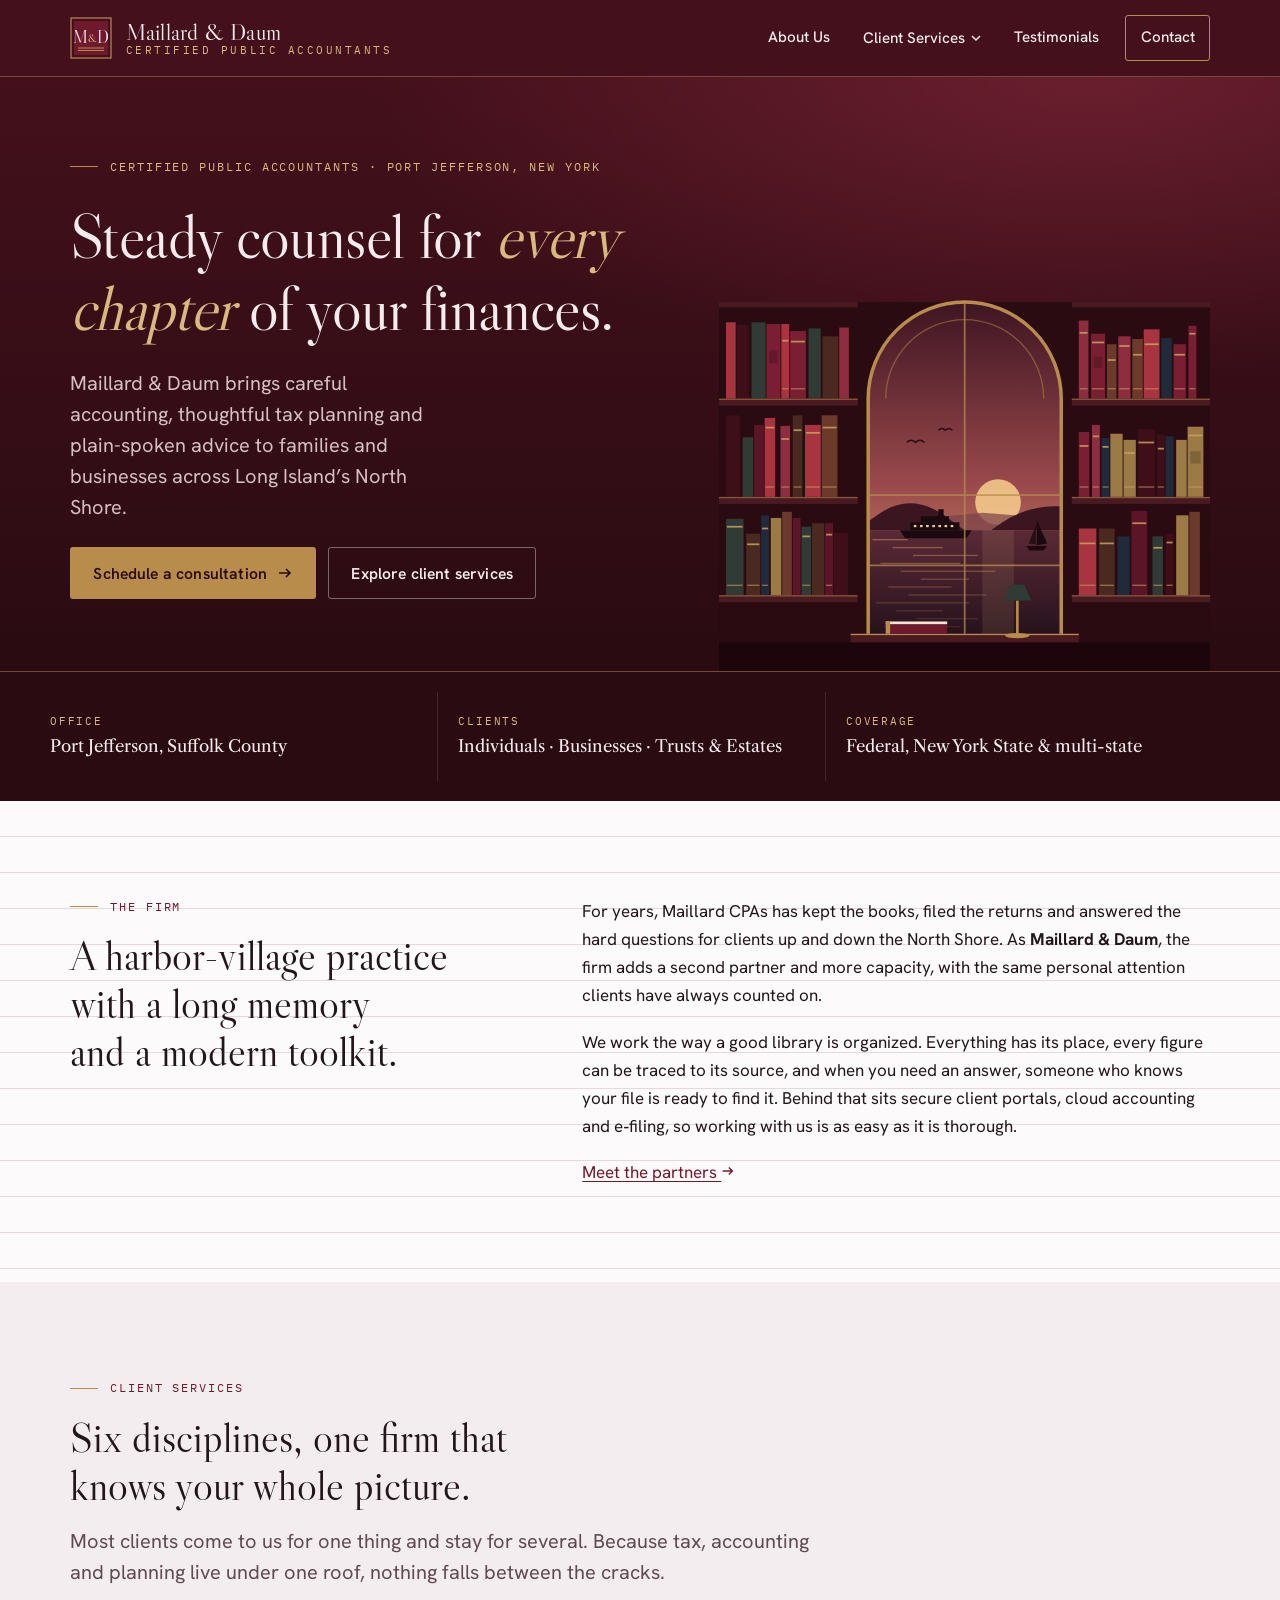
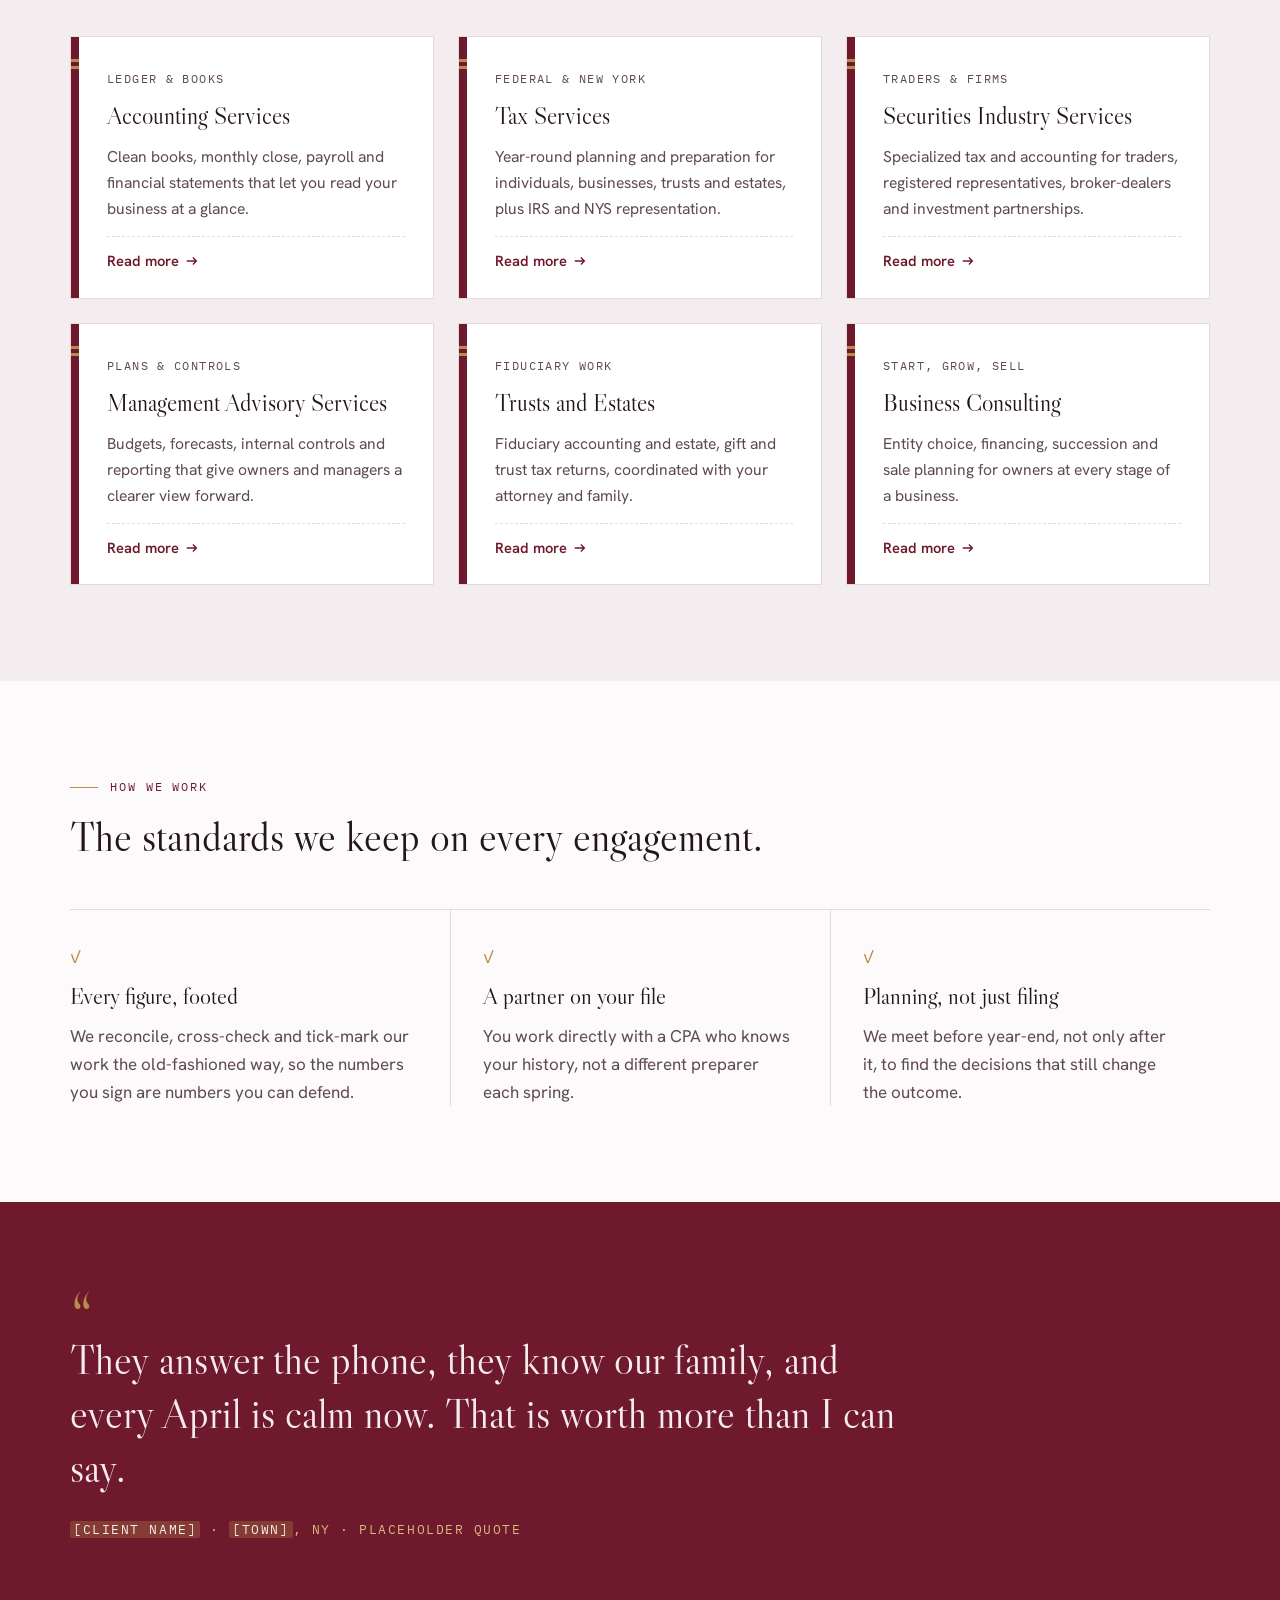
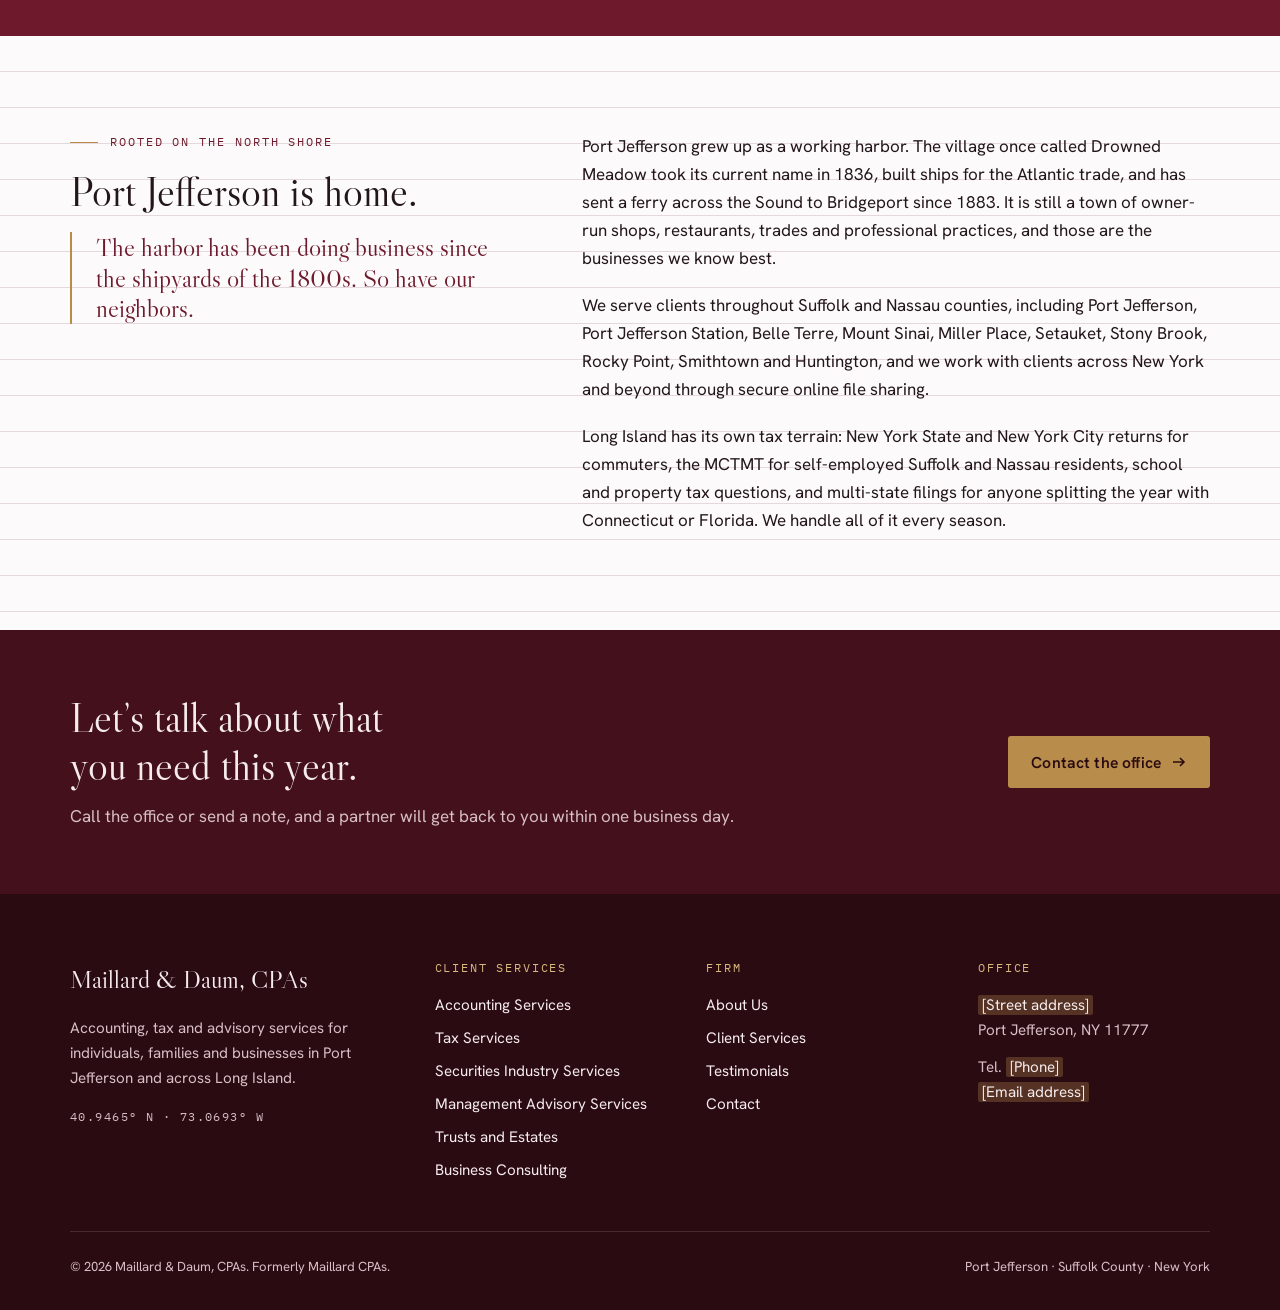
<file: index.html>
<!doctype html>
<html lang="en">
<head>
<meta charset="utf-8">
<meta name="viewport" content="width=device-width, initial-scale=1, viewport-fit=cover">
<title>Maillard &amp; Daum CPAs</title>
<meta name="description" content="Maillard &amp; Daum, CPAs: accounting, tax and advisory services in Port Jefferson, New York, serving Long Island&#39;s North Shore.">
<!-- Remove this line when the new firm name is announced and the site goes live -->
<meta name="robots" content="noindex, nofollow">
<meta name="theme-color" content="#43101B">
<link rel="preconnect" href="https://fonts.googleapis.com">
<link rel="preconnect" href="https://fonts.gstatic.com" crossorigin>
<link rel="stylesheet" href="https://fonts.googleapis.com/css2?family=Hanken+Grotesk:wght@400;500;600&family=IBM+Plex+Mono:wght@400&family=Libre+Caslon+Display&family=Libre+Caslon+Text:ital,wght@0,400;1,400&display=swap">
<link rel="stylesheet" href="assets/css/styles.css">
<link rel="icon" href="assets/favicon.svg" type="image/svg+xml">
</head>
<body>
<a class="skip" href="#main">Skip to content</a>
<header class="site-header">
  <div class="wrap">
    <a class="brand" href="index.html" aria-label="Maillard &amp; Daum CPAs, home">
      <svg class="brand-mark" viewBox="0 0 42 42" aria-hidden="true"><rect x="1" y="1" width="40" height="40" fill="none" stroke="#B88C4A" stroke-width="1.2"/><rect x="4" y="4" width="34" height="34" fill="#6E1A2C"/><path d="M8 31 H34" stroke="#B88C4A" stroke-width="1"/><path d="M8 33.5 H34" stroke="#B88C4A" stroke-width="1"/><text x="21" y="26" text-anchor="middle" font-family="Libre Caslon Display, Georgia, serif" font-size="17" fill="#F6ECEE">M<tspan font-size="11" fill="#D9B97E" dy="-1">&amp;</tspan><tspan dy="1">D</tspan></text></svg>
      <span class="brand-name"><strong>Maillard &amp; Daum</strong><small>Certified Public Accountants</small></span>
    </a>
    <button class="nav-toggle" aria-expanded="false" aria-controls="site-nav">Menu <svg width="14" height="14" viewBox="0 0 14 14" aria-hidden="true"><path d="M1 3h12M1 7h12M1 11h12" stroke="currentColor" stroke-width="1.5"/></svg></button>
    <nav class="nav" id="site-nav" aria-label="Main">
      <a href="about.html">About Us</a>
      <div class="dd">
        <button type="button" aria-expanded="false" aria-haspopup="true">Client Services <svg viewBox="0 0 10 10" aria-hidden="true"><path d="M1 3l4 4 4-4" fill="none" stroke="currentColor" stroke-width="1.5"/></svg></button>
        <div class="dd-menu">
          <a href="services/accounting-services.html">Accounting Services<span>01</span></a>
<a href="services/tax-services.html">Tax Services<span>02</span></a>
<a href="services/securities-industry-services.html">Securities Industry Services<span>03</span></a>
<a href="services/management-advisory-services.html">Management Advisory Services<span>04</span></a>
<a href="services/trusts-and-estates.html">Trusts and Estates<span>05</span></a>
<a href="services/business-consulting.html">Business Consulting<span>06</span></a>
          <a class="all" href="services/index.html">All client services</a>
        </div>
      </div>
      <a href="testimonials.html">Testimonials</a>
      <a class="cta-link" href="contact.html">Contact</a>
    </nav>
  </div>
</header>
<main id="main">
<section class="hero on-wine">
  <div class="wrap">
    <div class="hero-copy">
      <span class="eyebrow">Certified Public Accountants &middot; Port Jefferson, New York</span>
      <h1>Steady counsel for <em>every chapter</em> of your finances.</h1>
      <p class="lede">Maillard &amp; Daum brings careful accounting, thoughtful tax planning and plain-spoken advice to families and businesses across Long Island&rsquo;s North Shore.</p>
      <div class="btns">
        <a class="btn btn-brass" href="contact.html">Schedule a consultation <svg viewBox="0 0 16 16" aria-hidden="true"><path d="M2 8h11M9 4l4 4-4 4" fill="none" stroke="currentColor" stroke-width="1.6"/></svg></a>
        <a class="btn btn-ghost" href="services/index.html">Explore client services</a>
      </div>
    </div>
    <div class="hero-shelf"><svg viewBox="0 0 560 460" role="img" aria-labelledby="harborTitle" xmlns="http://www.w3.org/2000/svg">
<title id="harborTitle">Bookshelves framing a window that looks out over Port Jefferson Harbor at dusk, with the Bridgeport ferry crossing.</title>
<defs>
<linearGradient id="sky" x1="0" y1="0" x2="0" y2="1"><stop offset="0" stop-color="#3A1220"/><stop offset=".55" stop-color="#9A4A4C"/><stop offset="1" stop-color="#E3A86E"/></linearGradient>
<linearGradient id="sea" x1="0" y1="0" x2="0" y2="1"><stop offset="0" stop-color="#5A2A36"/><stop offset="1" stop-color="#22101A"/></linearGradient>
<clipPath id="win"><path d="M170 420 V150 A110 110 0 0 1 390 150 V420 Z"/></clipPath>
</defs>
<rect x="0" y="40" width="560" height="420" fill="#2A0B12"/>
<g clip-path="url(#win)">
<rect x="160" y="30" width="240" height="400" fill="url(#sky)"/>
<circle cx="318" cy="268" r="26" fill="#F3C98A" opacity=".9"/>
<path d="M160 288 L210 282 L250 285 L300 280 L350 284 L400 281 V300 H160 Z" fill="#7A4048" opacity=".7"/>
<path d="M160 300 C190 270 215 262 245 276 C262 284 270 296 282 300 Z" fill="#3B1520"/>
<path d="M310 300 C330 284 360 268 400 274 V300 Z" fill="#3B1520"/>
<rect x="160" y="300" width="240" height="130" fill="url(#sea)"/>
<rect x="175" y="310" width="40" height="1.5" fill="#E3A86E" opacity="0.45"/>
<rect x="198" y="319" width="57" height="1.5" fill="#E3A86E" opacity="0.42"/>
<rect x="221" y="328" width="74" height="1.5" fill="#E3A86E" opacity="0.39"/>
<rect x="184" y="337" width="91" height="1.5" fill="#E3A86E" opacity="0.36"/>
<rect x="207" y="346" width="108" height="1.5" fill="#E3A86E" opacity="0.33"/>
<rect x="230" y="355" width="55" height="1.5" fill="#E3A86E" opacity="0.30"/>
<rect x="193" y="364" width="72" height="1.5" fill="#E3A86E" opacity="0.27"/>
<rect x="216" y="373" width="89" height="1.5" fill="#E3A86E" opacity="0.24"/>
<rect x="179" y="382" width="106" height="1.5" fill="#E3A86E" opacity="0.21"/>
<rect x="202" y="391" width="53" height="1.5" fill="#E3A86E" opacity="0.18"/>
<rect x="225" y="400" width="70" height="1.5" fill="#E3A86E" opacity="0.15"/>
<rect x="188" y="409" width="87" height="1.5" fill="#E3A86E" opacity="0.12"/>
<rect x="211" y="418" width="104" height="1.5" fill="#E3A86E" opacity="0.09"/>
<rect x="300" y="300" width="36" height="120" fill="#F3C98A" opacity=".10"/>
<g transform="translate(206 300)"><path d="M0 0 H82 L76 9 H6 Z" fill="#1A0A10"/><rect x="12" y="-9" width="56" height="9" fill="#1A0A10"/><rect x="24" y="-16" width="32" height="7" fill="#1A0A10"/><rect x="44" y="-24" width="6" height="9" fill="#1A0A10"/><rect x="16" y="-6" width="3" height="2.5" fill="#F3C98A"/><rect x="23" y="-6" width="3" height="2.5" fill="#F3C98A"/><rect x="30" y="-6" width="3" height="2.5" fill="#F3C98A"/><rect x="37" y="-6" width="3" height="2.5" fill="#F3C98A"/><rect x="44" y="-6" width="3" height="2.5" fill="#F3C98A"/><rect x="51" y="-6" width="3" height="2.5" fill="#F3C98A"/><rect x="58" y="-6" width="3" height="2.5" fill="#F3C98A"/></g>
<g transform="translate(350 318)"><path d="M0 0 H24 L20 5 H4 Z" fill="#1A0A10"/><path d="M12 -1 V-30 L24 -3 Z" fill="#1A0A10"/><path d="M11 -2 V-24 L3 -3 Z" fill="#1A0A10" opacity=".8"/></g>
<path d="M214 200 q5 -5 10 0 q5 -5 10 0 M250 186 q4 -4 8 0 q4 -4 8 0" fill="none" stroke="#2A0B12" stroke-width="1.6"/>
</g>
<path d="M170 420 V150 A110 110 0 0 1 390 150 V420" fill="none" stroke="#B88C4A" stroke-width="4"/>
<path d="M280 40 V420 M170 260 H390 M170 340 H390" stroke="#B88C4A" stroke-width="2" opacity=".75"/>
<path d="M190 150 A90 90 0 0 1 370 150" fill="none" stroke="#B88C4A" stroke-width="1.5" opacity=".5"/>
<rect x="8" y="63" width="11" height="87" fill="#A8343F"/>
<rect x="20" y="66" width="14" height="84" fill="#3E0E19"/>
<rect x="37" y="63" width="16" height="87" fill="#2F3B34"/>
<rect x="54" y="65" width="16" height="85" fill="#7A1F33"/>
<rect x="57" y="95" width="10" height="15" fill="#000" opacity=".18"/>
<rect x="71" y="65" width="9" height="85" fill="#A8343F"/>
<rect x="72" y="83" width="7" height="2" fill="#C9A15E" opacity=".85"/>
<rect x="72" y="138" width="7" height="1.5" fill="#C9A15E" opacity=".6"/>
<rect x="81" y="73" width="18" height="77" fill="#7A1F33"/>
<rect x="82" y="84" width="16" height="2" fill="#C9A15E" opacity=".85"/>
<rect x="82" y="138" width="16" height="1.5" fill="#C9A15E" opacity=".6"/>
<rect x="102" y="70" width="14" height="80" fill="#2F3B34"/>
<rect x="118" y="79" width="18" height="71" fill="#4A2A20"/>
<rect x="137" y="69" width="11" height="81" fill="#8E2C40"/>
<rect x="0" y="150" width="158" height="8" fill="#4A1A22"/>
<rect x="0" y="150" width="158" height="1.5" fill="#B88C4A" opacity=".55"/>
<rect x="8" y="169" width="16" height="93" fill="#3E0E19"/>
<rect x="27" y="194" width="12" height="68" fill="#2F3B34"/>
<rect x="40" y="180" width="11" height="82" fill="#5C1526"/>
<rect x="52" y="172" width="12" height="90" fill="#A8343F"/>
<rect x="53" y="182" width="10" height="2" fill="#C9A15E" opacity=".85"/>
<rect x="53" y="250" width="10" height="1.5" fill="#C9A15E" opacity=".6"/>
<rect x="70" y="181" width="11" height="81" fill="#8E2C40"/>
<rect x="71" y="195" width="9" height="2" fill="#C9A15E" opacity=".85"/>
<rect x="71" y="250" width="9" height="1.5" fill="#C9A15E" opacity=".6"/>
<rect x="84" y="169" width="11" height="93" fill="#4A2A20"/>
<rect x="85" y="185" width="9" height="2" fill="#C9A15E" opacity=".85"/>
<rect x="85" y="250" width="9" height="1.5" fill="#C9A15E" opacity=".6"/>
<rect x="98" y="180" width="18" height="82" fill="#A8343F"/>
<rect x="99" y="188" width="16" height="2" fill="#C9A15E" opacity=".85"/>
<rect x="99" y="250" width="16" height="1.5" fill="#C9A15E" opacity=".6"/>
<rect x="117" y="169" width="18" height="93" fill="#6B3A2A"/>
<rect x="118" y="182" width="16" height="2" fill="#C9A15E" opacity=".85"/>
<rect x="118" y="250" width="16" height="1.5" fill="#C9A15E" opacity=".6"/>
<rect x="0" y="262" width="158" height="8" fill="#4A1A22"/>
<rect x="0" y="262" width="158" height="1.5" fill="#B88C4A" opacity=".55"/>
<rect x="8" y="287" width="20" height="87" fill="#2F3B34"/>
<rect x="9" y="295" width="18" height="2" fill="#C9A15E" opacity=".85"/>
<rect x="9" y="362" width="18" height="1.5" fill="#C9A15E" opacity=".6"/>
<rect x="31" y="304" width="16" height="70" fill="#4A2A20"/>
<rect x="32" y="315" width="14" height="2" fill="#C9A15E" opacity=".85"/>
<rect x="32" y="362" width="14" height="1.5" fill="#C9A15E" opacity=".6"/>
<rect x="48" y="283" width="9" height="91" fill="#1F2A3A"/>
<rect x="49" y="297" width="7" height="2" fill="#C9A15E" opacity=".85"/>
<rect x="49" y="362" width="7" height="1.5" fill="#C9A15E" opacity=".6"/>
<rect x="59" y="286" width="12" height="88" fill="#9B7A45"/>
<rect x="72" y="279" width="11" height="95" fill="#6B3A2A"/>
<rect x="84" y="286" width="9" height="88" fill="#5C1526"/>
<rect x="94" y="296" width="11" height="78" fill="#2F3B34"/>
<rect x="95" y="306" width="9" height="2" fill="#C9A15E" opacity=".85"/>
<rect x="95" y="362" width="9" height="1.5" fill="#C9A15E" opacity=".6"/>
<rect x="106" y="292" width="14" height="82" fill="#4A2A20"/>
<rect x="121" y="292" width="9" height="82" fill="#5C1526"/>
<rect x="122" y="304" width="7" height="2" fill="#C9A15E" opacity=".85"/>
<rect x="122" y="362" width="7" height="1.5" fill="#C9A15E" opacity=".6"/>
<rect x="131" y="303" width="16" height="71" fill="#3E0E19"/>
<rect x="0" y="374" width="158" height="8" fill="#4A1A22"/>
<rect x="0" y="374" width="158" height="1.5" fill="#B88C4A" opacity=".55"/>
<rect x="0" y="40" width="158" height="6" fill="#4A1A22"/>
<rect x="410" y="61" width="11" height="89" fill="#8E2C40"/>
<rect x="411" y="74" width="9" height="2" fill="#C9A15E" opacity=".85"/>
<rect x="411" y="138" width="9" height="1.5" fill="#C9A15E" opacity=".6"/>
<rect x="424" y="76" width="16" height="74" fill="#7A1F33"/>
<rect x="425" y="85" width="14" height="2" fill="#C9A15E" opacity=".85"/>
<rect x="425" y="138" width="14" height="1.5" fill="#C9A15E" opacity=".6"/>
<rect x="427" y="102" width="10" height="13" fill="#000" opacity=".18"/>
<rect x="442" y="88" width="11" height="62" fill="#6B3A2A"/>
<rect x="443" y="105" width="9" height="2" fill="#C9A15E" opacity=".85"/>
<rect x="443" y="138" width="9" height="1.5" fill="#C9A15E" opacity=".6"/>
<rect x="455" y="79" width="14" height="71" fill="#8E2C40"/>
<rect x="456" y="89" width="12" height="2" fill="#C9A15E" opacity=".85"/>
<rect x="456" y="138" width="12" height="1.5" fill="#C9A15E" opacity=".6"/>
<rect x="471" y="82" width="12" height="68" fill="#6B3A2A"/>
<rect x="472" y="99" width="10" height="2" fill="#C9A15E" opacity=".85"/>
<rect x="472" y="138" width="10" height="1.5" fill="#C9A15E" opacity=".6"/>
<rect x="484" y="71" width="18" height="79" fill="#A8343F"/>
<rect x="485" y="87" width="16" height="2" fill="#C9A15E" opacity=".85"/>
<rect x="485" y="138" width="16" height="1.5" fill="#C9A15E" opacity=".6"/>
<rect x="504" y="81" width="12" height="69" fill="#1F2A3A"/>
<rect x="518" y="88" width="14" height="62" fill="#7A1F33"/>
<rect x="519" y="99" width="12" height="2" fill="#C9A15E" opacity=".85"/>
<rect x="519" y="138" width="12" height="1.5" fill="#C9A15E" opacity=".6"/>
<rect x="535" y="67" width="9" height="83" fill="#7A1F33"/>
<rect x="536" y="75" width="7" height="2" fill="#C9A15E" opacity=".85"/>
<rect x="536" y="138" width="7" height="1.5" fill="#C9A15E" opacity=".6"/>
<rect x="402" y="150" width="158" height="8" fill="#4A1A22"/>
<rect x="402" y="150" width="158" height="1.5" fill="#B88C4A" opacity=".55"/>
<rect x="410" y="188" width="12" height="74" fill="#7A1F33"/>
<rect x="411" y="203" width="10" height="2" fill="#C9A15E" opacity=".85"/>
<rect x="411" y="250" width="10" height="1.5" fill="#C9A15E" opacity=".6"/>
<rect x="425" y="180" width="9" height="82" fill="#8E2C40"/>
<rect x="426" y="192" width="7" height="2" fill="#C9A15E" opacity=".85"/>
<rect x="426" y="250" width="7" height="1.5" fill="#C9A15E" opacity=".6"/>
<rect x="436" y="195" width="9" height="67" fill="#1F2A3A"/>
<rect x="437" y="204" width="7" height="2" fill="#C9A15E" opacity=".85"/>
<rect x="437" y="250" width="7" height="1.5" fill="#C9A15E" opacity=".6"/>
<rect x="446" y="190" width="14" height="72" fill="#9B7A45"/>
<rect x="461" y="197" width="14" height="65" fill="#9B7A45"/>
<rect x="462" y="211" width="12" height="2" fill="#C9A15E" opacity=".85"/>
<rect x="462" y="250" width="12" height="1.5" fill="#C9A15E" opacity=".6"/>
<rect x="477" y="185" width="20" height="77" fill="#3E0E19"/>
<rect x="478" y="199" width="18" height="2" fill="#C9A15E" opacity=".85"/>
<rect x="478" y="250" width="18" height="1.5" fill="#C9A15E" opacity=".6"/>
<rect x="499" y="191" width="9" height="71" fill="#3E0E19"/>
<rect x="500" y="206" width="7" height="2" fill="#C9A15E" opacity=".85"/>
<rect x="500" y="250" width="7" height="1.5" fill="#C9A15E" opacity=".6"/>
<rect x="509" y="193" width="9" height="69" fill="#1F2A3A"/>
<rect x="521" y="197" width="12" height="65" fill="#9B7A45"/>
<rect x="534" y="182" width="18" height="80" fill="#9B7A45"/>
<rect x="535" y="191" width="16" height="2" fill="#C9A15E" opacity=".85"/>
<rect x="535" y="250" width="16" height="1.5" fill="#C9A15E" opacity=".6"/>
<rect x="537" y="210" width="12" height="14" fill="#000" opacity=".18"/>
<rect x="402" y="262" width="158" height="8" fill="#4A1A22"/>
<rect x="402" y="262" width="158" height="1.5" fill="#B88C4A" opacity=".55"/>
<rect x="410" y="298" width="20" height="76" fill="#A8343F"/>
<rect x="411" y="314" width="18" height="2" fill="#C9A15E" opacity=".85"/>
<rect x="411" y="362" width="18" height="1.5" fill="#C9A15E" opacity=".6"/>
<rect x="433" y="298" width="18" height="76" fill="#4A2A20"/>
<rect x="434" y="314" width="16" height="2" fill="#C9A15E" opacity=".85"/>
<rect x="434" y="362" width="16" height="1.5" fill="#C9A15E" opacity=".6"/>
<rect x="454" y="307" width="14" height="67" fill="#1F2A3A"/>
<rect x="470" y="278" width="18" height="96" fill="#5C1526"/>
<rect x="471" y="291" width="16" height="2" fill="#C9A15E" opacity=".85"/>
<rect x="471" y="362" width="16" height="1.5" fill="#C9A15E" opacity=".6"/>
<rect x="494" y="307" width="12" height="67" fill="#2F3B34"/>
<rect x="495" y="319" width="10" height="2" fill="#C9A15E" opacity=".85"/>
<rect x="495" y="362" width="10" height="1.5" fill="#C9A15E" opacity=".6"/>
<rect x="509" y="304" width="9" height="70" fill="#3E0E19"/>
<rect x="510" y="313" width="7" height="2" fill="#C9A15E" opacity=".85"/>
<rect x="510" y="362" width="7" height="1.5" fill="#C9A15E" opacity=".6"/>
<rect x="521" y="283" width="14" height="91" fill="#9B7A45"/>
<rect x="536" y="279" width="12" height="95" fill="#6B3A2A"/>
<rect x="402" y="374" width="158" height="8" fill="#4A1A22"/>
<rect x="402" y="374" width="158" height="1.5" fill="#B88C4A" opacity=".55"/>
<rect x="402" y="40" width="158" height="6" fill="#4A1A22"/>
<rect x="150" y="418" width="260" height="10" fill="#4A1A22"/><rect x="150" y="418" width="260" height="1.5" fill="#B88C4A"/>
<rect x="0" y="428" width="560" height="32" fill="#1C060B"/>
<g transform="translate(190 404)"><rect width="70" height="14" fill="#6E1A2C"/><rect y="0" width="70" height="3" fill="#F1E6D2"/><rect x="0" y="0" width="5" height="14" fill="#B88C4A"/></g>
<g transform="translate(330 360)"><path d="M10 58 V20" stroke="#B88C4A" stroke-width="3"/><path d="M-6 20 H26 L18 2 H2 Z" fill="#2F3B34"/><ellipse cx="10" cy="60" rx="14" ry="3" fill="#B88C4A"/></g>
</svg></div>
  </div>
</section>
<dl class="ledger-strip on-wine">
  <div class="wrap">
    <div><dt>Office</dt><dd>Port Jefferson, Suffolk County</dd></div>
    <div><dt>Clients</dt><dd>Individuals &middot; Businesses &middot; Trusts &amp; Estates</dd></div>
    <div><dt>Coverage</dt><dd>Federal, New York State &amp; multi-state</dd></div>
  </div>
</dl>

<section class="section ledger">
  <div class="wrap split">
    <div style="display:grid;gap:1rem">
      <span class="eyebrow">The firm</span>
      <h2>A harbor-village practice with a long memory and a modern toolkit.</h2>
    </div>
    <div class="prose">
      <p>For years, Maillard CPAs has kept the books, filed the returns and answered the hard questions for clients up and down the North Shore. As <strong>Maillard &amp; Daum</strong>, the firm adds a second partner and more capacity, with the same personal attention clients have always counted on.</p>
      <p>We work the way a good library is organized. Everything has its place, every figure can be traced to its source, and when you need an answer, someone who knows your file is ready to find it. Behind that sits secure client portals, cloud accounting and e&#8209;filing, so working with us is as easy as it is thorough.</p>
      <p><a href="about.html">Meet the partners <svg width="14" height="14" viewBox="0 0 16 16" aria-hidden="true"><path d="M2 8h11M9 4l4 4-4 4" fill="none" stroke="currentColor" stroke-width="1.6"/></svg></a></p>
    </div>
  </div>
</section>

<section class="section alt">
  <div class="wrap">
    <div class="section-head">
      <span class="eyebrow">Client services</span>
      <h2>Six disciplines, one firm that knows your whole picture.</h2>
      <p>Most clients come to us for one thing and stay for several. Because tax, accounting and planning live under one roof, nothing falls between the cracks.</p>
    </div>
    <div class="catalog"><a class="card" href="services/accounting-services.html">
  <span class="call">Ledger &amp; Books</span>
  <h3>Accounting Services</h3>
  <p>Clean books, monthly close, payroll and financial statements that let you read your business at a glance.</p>
  <span class="more">Read more <svg viewBox="0 0 16 16" aria-hidden="true"><path d="M2 8h11M9 4l4 4-4 4" fill="none" stroke="currentColor" stroke-width="1.6"/></svg></span>
</a>
<a class="card" href="services/tax-services.html">
  <span class="call">Federal &amp; New York</span>
  <h3>Tax Services</h3>
  <p>Year-round planning and preparation for individuals, businesses, trusts and estates, plus IRS and NYS representation.</p>
  <span class="more">Read more <svg viewBox="0 0 16 16" aria-hidden="true"><path d="M2 8h11M9 4l4 4-4 4" fill="none" stroke="currentColor" stroke-width="1.6"/></svg></span>
</a>
<a class="card" href="services/securities-industry-services.html">
  <span class="call">Traders &amp; Firms</span>
  <h3>Securities Industry Services</h3>
  <p>Specialized tax and accounting for traders, registered representatives, broker-dealers and investment partnerships.</p>
  <span class="more">Read more <svg viewBox="0 0 16 16" aria-hidden="true"><path d="M2 8h11M9 4l4 4-4 4" fill="none" stroke="currentColor" stroke-width="1.6"/></svg></span>
</a>
<a class="card" href="services/management-advisory-services.html">
  <span class="call">Plans &amp; Controls</span>
  <h3>Management Advisory Services</h3>
  <p>Budgets, forecasts, internal controls and reporting that give owners and managers a clearer view forward.</p>
  <span class="more">Read more <svg viewBox="0 0 16 16" aria-hidden="true"><path d="M2 8h11M9 4l4 4-4 4" fill="none" stroke="currentColor" stroke-width="1.6"/></svg></span>
</a>
<a class="card" href="services/trusts-and-estates.html">
  <span class="call">Fiduciary Work</span>
  <h3>Trusts and Estates</h3>
  <p>Fiduciary accounting and estate, gift and trust tax returns, coordinated with your attorney and family.</p>
  <span class="more">Read more <svg viewBox="0 0 16 16" aria-hidden="true"><path d="M2 8h11M9 4l4 4-4 4" fill="none" stroke="currentColor" stroke-width="1.6"/></svg></span>
</a>
<a class="card" href="services/business-consulting.html">
  <span class="call">Start, Grow, Sell</span>
  <h3>Business Consulting</h3>
  <p>Entity choice, financing, succession and sale planning for owners at every stage of a business.</p>
  <span class="more">Read more <svg viewBox="0 0 16 16" aria-hidden="true"><path d="M2 8h11M9 4l4 4-4 4" fill="none" stroke="currentColor" stroke-width="1.6"/></svg></span>
</a></div>
  </div>
</section>

<section class="section">
  <div class="wrap">
    <div class="section-head">
      <span class="eyebrow">How we work</span>
      <h2>The standards we keep on every engagement.</h2>
    </div>
    <div class="principles">
      <div><span class="tick">&#10003;</span><h3>Every figure, footed</h3><p>We reconcile, cross-check and tick-mark our work the old-fashioned way, so the numbers you sign are numbers you can defend.</p></div>
      <div><span class="tick">&#10003;</span><h3>A partner on your file</h3><p>You work directly with a CPA who knows your history, not a different preparer each spring.</p></div>
      <div><span class="tick">&#10003;</span><h3>Planning, not just filing</h3><p>We meet before year-end, not only after it, to find the decisions that still change the outcome.</p></div>
    </div>
  </div>
</section>

<section class="section on-wine" style="background:var(--wine)">
  <div class="wrap">
    <figure class="quote" style="margin:0">
      <blockquote>They answer the phone, they know our family, and every April is calm now. That is worth more than I can say.</blockquote>
      <figcaption><span class="ph">[Client name]</span> &middot; <span class="ph">[Town]</span>, NY &middot; Placeholder quote</figcaption>
    </figure>
  </div>
</section>

<section class="section ledger">
  <div class="wrap split">
    <div style="display:grid;gap:1rem">
      <span class="eyebrow">Rooted on the North Shore</span>
      <h2>Port Jefferson is home.</h2>
      <p class="pull" style="font-size:var(--step-2)">The harbor has been doing business since the shipyards of the 1800s. So have our neighbors.</p>
    </div>
    <div class="prose">
      <p>Port Jefferson grew up as a working harbor. The village once called Drowned Meadow took its current name in 1836, built ships for the Atlantic trade, and has sent a ferry across the Sound to Bridgeport since 1883. It is still a town of owner-run shops, restaurants, trades and professional practices, and those are the businesses we know best.</p>
      <p>We serve clients throughout Suffolk and Nassau counties, including Port Jefferson, Port Jefferson Station, Belle Terre, Mount Sinai, Miller Place, Setauket, Stony Brook, Rocky Point, Smithtown and Huntington, and we work with clients across New York and beyond through secure online file sharing.</p>
      <p>Long Island has its own tax terrain: New York State and New York City returns for commuters, the MCTMT for self-employed Suffolk and Nassau residents, school and property tax questions, and multi-state filings for anyone splitting the year with Connecticut or Florida. We handle all of it every season.</p>
    </div>
  </div>
</section>

<section class="cta-band on-wine">
  <div class="wrap">
    <div style="display:grid;gap:.75rem;min-width:0">
      <h2>Let&rsquo;s talk about what you need this year.</h2>
      <p>Call the office or send a note, and a partner will get back to you within one business day.</p>
    </div>
    <div class="btns"><a class="btn btn-brass" href="contact.html">Contact the office <svg viewBox="0 0 16 16" aria-hidden="true"><path d="M2 8h11M9 4l4 4-4 4" fill="none" stroke="currentColor" stroke-width="1.6"/></svg></a></div>
  </div>
</section>
</main>
<footer class="site-footer on-wine">
  <div class="wrap">
    <div class="foot-grid">
      <div class="foot-brand">
        <strong>Maillard &amp; Daum, CPAs</strong>
        <p>Accounting, tax and advisory services for individuals, families and businesses in Port Jefferson and across Long Island.</p>
        <p style="font-family:var(--f-mono);font-size:.75rem;letter-spacing:.12em">40.9465&deg; N &middot; 73.0693&deg; W</p>
      </div>
      <div><h5>Client Services</h5><ul><li><a href="services/accounting-services.html">Accounting Services</a></li>
<li><a href="services/tax-services.html">Tax Services</a></li>
<li><a href="services/securities-industry-services.html">Securities Industry Services</a></li>
<li><a href="services/management-advisory-services.html">Management Advisory Services</a></li>
<li><a href="services/trusts-and-estates.html">Trusts and Estates</a></li>
<li><a href="services/business-consulting.html">Business Consulting</a></li></ul></div>
      <div><h5>Firm</h5><ul>
        <li><a href="about.html">About Us</a></li>
        <li><a href="services/index.html">Client Services</a></li>
        <li><a href="testimonials.html">Testimonials</a></li>
        <li><a href="contact.html">Contact</a></li>
      </ul></div>
      <div><h5>Office</h5><p><span class="ph">[Street address]</span><br>Port Jefferson, NY 11777</p><p style="margin-top:.75rem">Tel. <span class="ph">[Phone]</span><br><span class="ph">[Email address]</span></p></div>
    </div>
    <div class="foot-base">
      <span>&copy; <span id="year">2026</span> Maillard &amp; Daum, CPAs. Formerly Maillard CPAs.</span>
      <span>Port Jefferson &middot; Suffolk County &middot; New York</span>
    </div>
  </div>
</footer>
<script src="assets/js/main.js"></script>
</body>
</html>
</file>
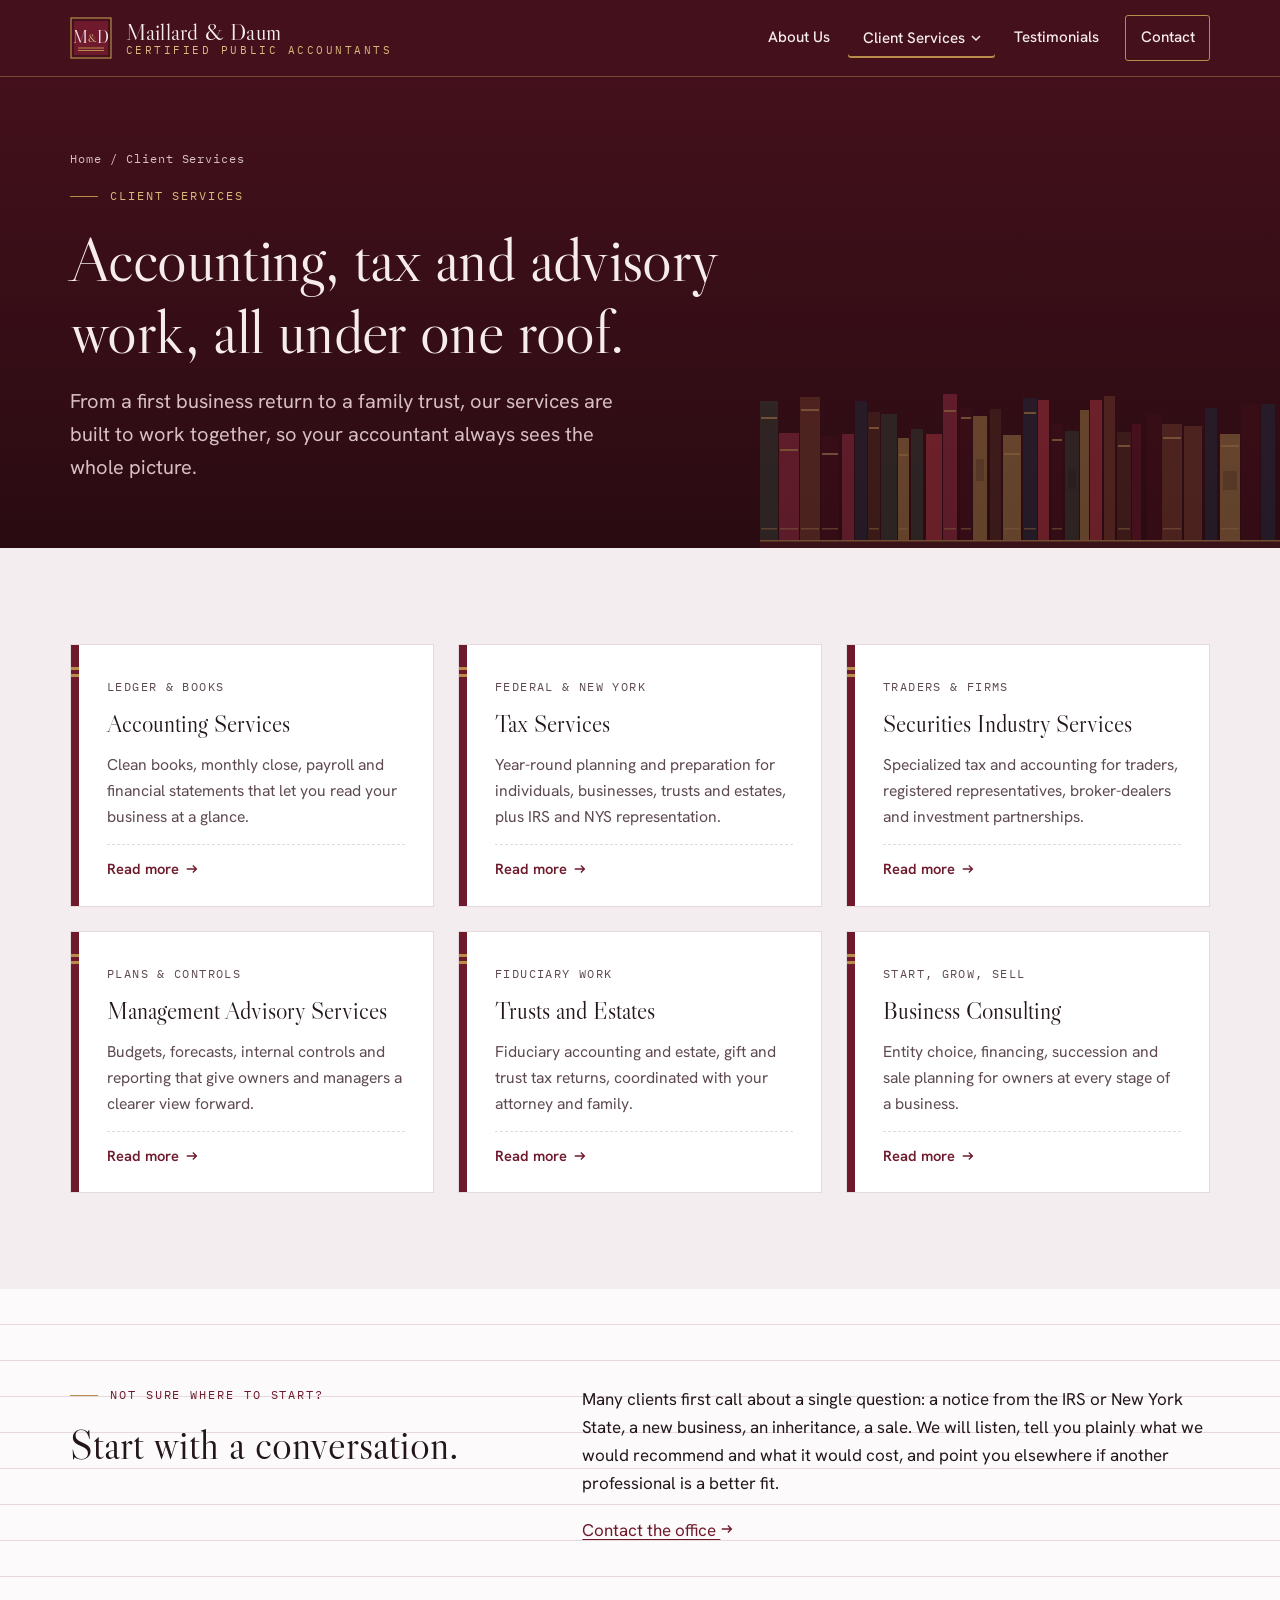
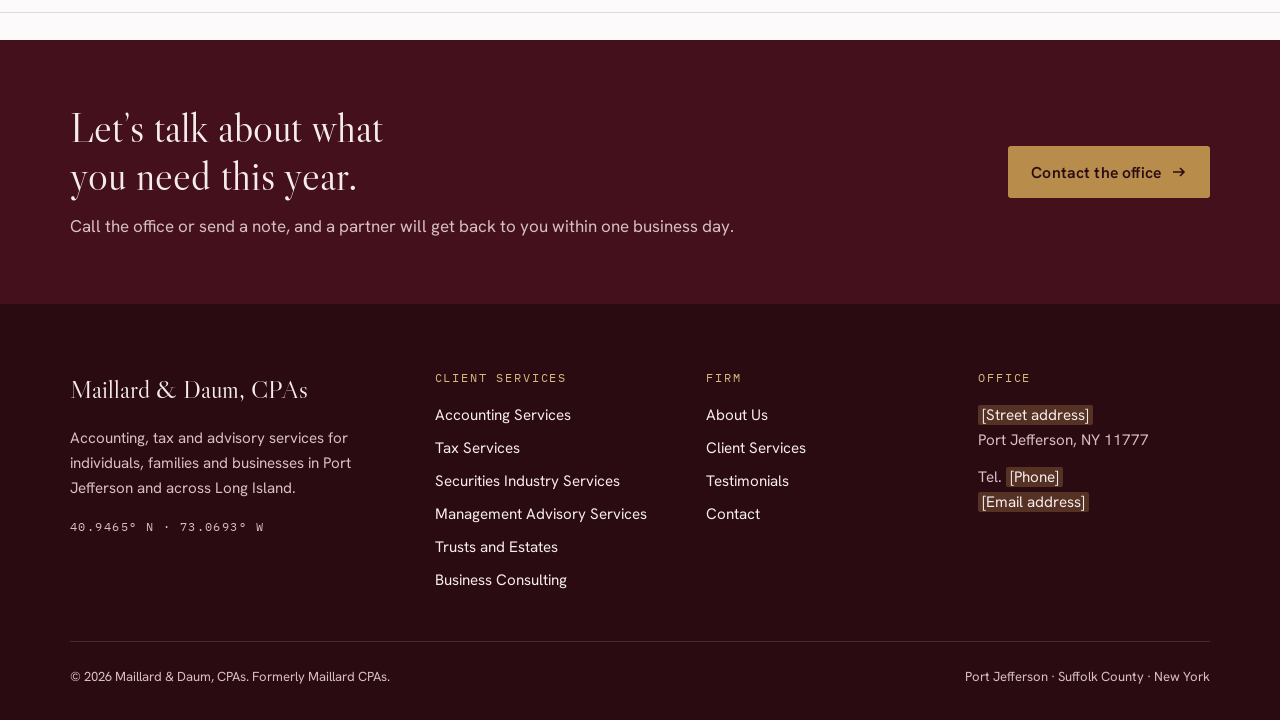
<file: services/index.html>
<!doctype html>
<html lang="en">
<head>
<meta charset="utf-8">
<meta name="viewport" content="width=device-width, initial-scale=1, viewport-fit=cover">
<title>Client Services | Maillard &amp; Daum CPAs</title>
<meta name="description" content="Accounting, tax, securities industry, management advisory, trusts and estates, and business consulting services.">
<!-- Remove this line when the new firm name is announced and the site goes live -->
<meta name="robots" content="noindex, nofollow">
<meta name="theme-color" content="#43101B">
<link rel="preconnect" href="https://fonts.googleapis.com">
<link rel="preconnect" href="https://fonts.gstatic.com" crossorigin>
<link rel="stylesheet" href="https://fonts.googleapis.com/css2?family=Hanken+Grotesk:wght@400;500;600&family=IBM+Plex+Mono:wght@400&family=Libre+Caslon+Display&family=Libre+Caslon+Text:ital,wght@0,400;1,400&display=swap">
<link rel="stylesheet" href="../assets/css/styles.css">
<link rel="icon" href="../assets/favicon.svg" type="image/svg+xml">
</head>
<body>
<a class="skip" href="#main">Skip to content</a>
<header class="site-header">
  <div class="wrap">
    <a class="brand" href="../index.html" aria-label="Maillard &amp; Daum CPAs, home">
      <svg class="brand-mark" viewBox="0 0 42 42" aria-hidden="true"><rect x="1" y="1" width="40" height="40" fill="none" stroke="#B88C4A" stroke-width="1.2"/><rect x="4" y="4" width="34" height="34" fill="#6E1A2C"/><path d="M8 31 H34" stroke="#B88C4A" stroke-width="1"/><path d="M8 33.5 H34" stroke="#B88C4A" stroke-width="1"/><text x="21" y="26" text-anchor="middle" font-family="Libre Caslon Display, Georgia, serif" font-size="17" fill="#F6ECEE">M<tspan font-size="11" fill="#D9B97E" dy="-1">&amp;</tspan><tspan dy="1">D</tspan></text></svg>
      <span class="brand-name"><strong>Maillard &amp; Daum</strong><small>Certified Public Accountants</small></span>
    </a>
    <button class="nav-toggle" aria-expanded="false" aria-controls="site-nav">Menu <svg width="14" height="14" viewBox="0 0 14 14" aria-hidden="true"><path d="M1 3h12M1 7h12M1 11h12" stroke="currentColor" stroke-width="1.5"/></svg></button>
    <nav class="nav" id="site-nav" aria-label="Main">
      <a href="../about.html">About Us</a>
      <div class="dd is-current">
        <button type="button" aria-expanded="false" aria-haspopup="true">Client Services <svg viewBox="0 0 10 10" aria-hidden="true"><path d="M1 3l4 4 4-4" fill="none" stroke="currentColor" stroke-width="1.5"/></svg></button>
        <div class="dd-menu">
          <a href="../services/accounting-services.html">Accounting Services<span>01</span></a>
<a href="../services/tax-services.html">Tax Services<span>02</span></a>
<a href="../services/securities-industry-services.html">Securities Industry Services<span>03</span></a>
<a href="../services/management-advisory-services.html">Management Advisory Services<span>04</span></a>
<a href="../services/trusts-and-estates.html">Trusts and Estates<span>05</span></a>
<a href="../services/business-consulting.html">Business Consulting<span>06</span></a>
          <a class="all" href="../services/index.html" aria-current="page">All client services</a>
        </div>
      </div>
      <a href="../testimonials.html">Testimonials</a>
      <a class="cta-link" href="../contact.html">Contact</a>
    </nav>
  </div>
</header>
<main id="main">
<section class="page-head on-wine">
  <svg class="spines" viewBox="0 0 520 200" aria-hidden="true" xmlns="http://www.w3.org/2000/svg">
<rect x="0" y="53" width="18" height="139" fill="#2F3B34"/>
<rect x="1" y="69" width="16" height="2" fill="#C9A15E" opacity=".85"/>
<rect x="1" y="180" width="16" height="1.5" fill="#C9A15E" opacity=".6"/>
<rect x="19" y="85" width="20" height="107" fill="#8E2C40"/>
<rect x="20" y="101" width="18" height="2" fill="#C9A15E" opacity=".85"/>
<rect x="20" y="180" width="18" height="1.5" fill="#C9A15E" opacity=".6"/>
<rect x="40" y="49" width="20" height="143" fill="#6B3A2A"/>
<rect x="41" y="61" width="18" height="2" fill="#C9A15E" opacity=".85"/>
<rect x="41" y="180" width="18" height="1.5" fill="#C9A15E" opacity=".6"/>
<rect x="61" y="88" width="18" height="104" fill="#3E0E19"/>
<rect x="62" y="105" width="16" height="2" fill="#C9A15E" opacity=".85"/>
<rect x="62" y="180" width="16" height="1.5" fill="#C9A15E" opacity=".6"/>
<rect x="82" y="86" width="12" height="106" fill="#8E2C40"/>
<rect x="95" y="53" width="12" height="139" fill="#1F2A3A"/>
<rect x="108" y="64" width="12" height="128" fill="#4A2A20"/>
<rect x="109" y="79" width="10" height="2" fill="#C9A15E" opacity=".85"/>
<rect x="109" y="180" width="10" height="1.5" fill="#C9A15E" opacity=".6"/>
<rect x="121" y="66" width="16" height="126" fill="#2F3B34"/>
<rect x="138" y="90" width="11" height="102" fill="#9B7A45"/>
<rect x="139" y="106" width="9" height="2" fill="#C9A15E" opacity=".85"/>
<rect x="139" y="180" width="9" height="1.5" fill="#C9A15E" opacity=".6"/>
<rect x="151" y="81" width="12" height="111" fill="#2F3B34"/>
<rect x="166" y="86" width="16" height="106" fill="#A8343F"/>
<rect x="183" y="46" width="14" height="146" fill="#8E2C40"/>
<rect x="184" y="62" width="12" height="2" fill="#C9A15E" opacity=".85"/>
<rect x="184" y="180" width="12" height="1.5" fill="#C9A15E" opacity=".6"/>
<rect x="200" y="60" width="12" height="132" fill="#3E0E19"/>
<rect x="201" y="69" width="10" height="2" fill="#C9A15E" opacity=".85"/>
<rect x="201" y="180" width="10" height="1.5" fill="#C9A15E" opacity=".6"/>
<rect x="213" y="68" width="14" height="124" fill="#9B7A45"/>
<rect x="216" y="111" width="8" height="22" fill="#000" opacity=".18"/>
<rect x="230" y="61" width="11" height="131" fill="#4A2A20"/>
<rect x="243" y="87" width="18" height="105" fill="#9B7A45"/>
<rect x="244" y="105" width="16" height="2" fill="#C9A15E" opacity=".85"/>
<rect x="244" y="180" width="16" height="1.5" fill="#C9A15E" opacity=".6"/>
<rect x="263" y="50" width="14" height="142" fill="#1F2A3A"/>
<rect x="264" y="64" width="12" height="2" fill="#C9A15E" opacity=".85"/>
<rect x="264" y="180" width="12" height="1.5" fill="#C9A15E" opacity=".6"/>
<rect x="278" y="52" width="11" height="140" fill="#A8343F"/>
<rect x="291" y="76" width="12" height="116" fill="#3E0E19"/>
<rect x="292" y="91" width="10" height="2" fill="#C9A15E" opacity=".85"/>
<rect x="292" y="180" width="10" height="1.5" fill="#C9A15E" opacity=".6"/>
<rect x="305" y="83" width="14" height="109" fill="#2F3B34"/>
<rect x="308" y="121" width="8" height="20" fill="#000" opacity=".18"/>
<rect x="320" y="62" width="9" height="130" fill="#9B7A45"/>
<rect x="330" y="52" width="12" height="140" fill="#A8343F"/>
<rect x="344" y="48" width="11" height="144" fill="#6B3A2A"/>
<rect x="357" y="84" width="14" height="108" fill="#4A2A20"/>
<rect x="358" y="97" width="12" height="2" fill="#C9A15E" opacity=".85"/>
<rect x="358" y="180" width="12" height="1.5" fill="#C9A15E" opacity=".6"/>
<rect x="372" y="76" width="9" height="116" fill="#5C1526"/>
<rect x="387" y="66" width="14" height="126" fill="#3E0E19"/>
<rect x="402" y="76" width="20" height="116" fill="#6B3A2A"/>
<rect x="403" y="89" width="18" height="2" fill="#C9A15E" opacity=".85"/>
<rect x="403" y="180" width="18" height="1.5" fill="#C9A15E" opacity=".6"/>
<rect x="424" y="78" width="18" height="114" fill="#6B3A2A"/>
<rect x="445" y="60" width="12" height="132" fill="#1F2A3A"/>
<rect x="460" y="86" width="20" height="106" fill="#9B7A45"/>
<rect x="461" y="97" width="18" height="2" fill="#C9A15E" opacity=".85"/>
<rect x="461" y="180" width="18" height="1.5" fill="#C9A15E" opacity=".6"/>
<rect x="463" y="123" width="14" height="19" fill="#000" opacity=".18"/>
<rect x="481" y="56" width="18" height="136" fill="#3E0E19"/>
<rect x="501" y="56" width="14" height="136" fill="#1F2A3A"/>
<rect x="0" y="192" width="520" height="8" fill="#4A1A22"/><rect x="0" y="192" width="520" height="1.5" fill="#B88C4A"/>
</svg>
  <div class="wrap">
    <nav class="crumbs" aria-label="Breadcrumb"><a href="../index.html">Home</a> <span>/</span> <span>Client Services</span></nav>
    <span class="eyebrow">Client Services</span>
    <h1>Accounting, tax and advisory work, all under one roof.</h1>
    <p class="lede">From a first business return to a family trust, our services are built to work together, so your accountant always sees the whole picture.</p>
  </div>
</section>
<section class="section alt">
  <div class="wrap"><div class="catalog"><a class="card" href="../services/accounting-services.html">
  <span class="call">Ledger &amp; Books</span>
  <h3>Accounting Services</h3>
  <p>Clean books, monthly close, payroll and financial statements that let you read your business at a glance.</p>
  <span class="more">Read more <svg viewBox="0 0 16 16" aria-hidden="true"><path d="M2 8h11M9 4l4 4-4 4" fill="none" stroke="currentColor" stroke-width="1.6"/></svg></span>
</a>
<a class="card" href="../services/tax-services.html">
  <span class="call">Federal &amp; New York</span>
  <h3>Tax Services</h3>
  <p>Year-round planning and preparation for individuals, businesses, trusts and estates, plus IRS and NYS representation.</p>
  <span class="more">Read more <svg viewBox="0 0 16 16" aria-hidden="true"><path d="M2 8h11M9 4l4 4-4 4" fill="none" stroke="currentColor" stroke-width="1.6"/></svg></span>
</a>
<a class="card" href="../services/securities-industry-services.html">
  <span class="call">Traders &amp; Firms</span>
  <h3>Securities Industry Services</h3>
  <p>Specialized tax and accounting for traders, registered representatives, broker-dealers and investment partnerships.</p>
  <span class="more">Read more <svg viewBox="0 0 16 16" aria-hidden="true"><path d="M2 8h11M9 4l4 4-4 4" fill="none" stroke="currentColor" stroke-width="1.6"/></svg></span>
</a>
<a class="card" href="../services/management-advisory-services.html">
  <span class="call">Plans &amp; Controls</span>
  <h3>Management Advisory Services</h3>
  <p>Budgets, forecasts, internal controls and reporting that give owners and managers a clearer view forward.</p>
  <span class="more">Read more <svg viewBox="0 0 16 16" aria-hidden="true"><path d="M2 8h11M9 4l4 4-4 4" fill="none" stroke="currentColor" stroke-width="1.6"/></svg></span>
</a>
<a class="card" href="../services/trusts-and-estates.html">
  <span class="call">Fiduciary Work</span>
  <h3>Trusts and Estates</h3>
  <p>Fiduciary accounting and estate, gift and trust tax returns, coordinated with your attorney and family.</p>
  <span class="more">Read more <svg viewBox="0 0 16 16" aria-hidden="true"><path d="M2 8h11M9 4l4 4-4 4" fill="none" stroke="currentColor" stroke-width="1.6"/></svg></span>
</a>
<a class="card" href="../services/business-consulting.html">
  <span class="call">Start, Grow, Sell</span>
  <h3>Business Consulting</h3>
  <p>Entity choice, financing, succession and sale planning for owners at every stage of a business.</p>
  <span class="more">Read more <svg viewBox="0 0 16 16" aria-hidden="true"><path d="M2 8h11M9 4l4 4-4 4" fill="none" stroke="currentColor" stroke-width="1.6"/></svg></span>
</a></div></div>
</section>
<section class="section ledger">
  <div class="wrap split">
    <div style="display:grid;gap:1rem"><span class="eyebrow">Not sure where to start?</span><h2>Start with a conversation.</h2></div>
    <div class="prose">
      <p>Many clients first call about a single question: a notice from the IRS or New York State, a new business, an inheritance, a sale. We will listen, tell you plainly what we would recommend and what it would cost, and point you elsewhere if another professional is a better fit.</p>
      <p><a href="../contact.html">Contact the office <svg width="14" height="14" viewBox="0 0 16 16" aria-hidden="true"><path d="M2 8h11M9 4l4 4-4 4" fill="none" stroke="currentColor" stroke-width="1.6"/></svg></a></p>
    </div>
  </div>
</section>
<section class="cta-band on-wine">
  <div class="wrap">
    <div style="display:grid;gap:.75rem;min-width:0">
      <h2>Let&rsquo;s talk about what you need this year.</h2>
      <p>Call the office or send a note, and a partner will get back to you within one business day.</p>
    </div>
    <div class="btns"><a class="btn btn-brass" href="../contact.html">Contact the office <svg viewBox="0 0 16 16" aria-hidden="true"><path d="M2 8h11M9 4l4 4-4 4" fill="none" stroke="currentColor" stroke-width="1.6"/></svg></a></div>
  </div>
</section>
</main>
<footer class="site-footer on-wine">
  <div class="wrap">
    <div class="foot-grid">
      <div class="foot-brand">
        <strong>Maillard &amp; Daum, CPAs</strong>
        <p>Accounting, tax and advisory services for individuals, families and businesses in Port Jefferson and across Long Island.</p>
        <p style="font-family:var(--f-mono);font-size:.75rem;letter-spacing:.12em">40.9465&deg; N &middot; 73.0693&deg; W</p>
      </div>
      <div><h5>Client Services</h5><ul><li><a href="../services/accounting-services.html">Accounting Services</a></li>
<li><a href="../services/tax-services.html">Tax Services</a></li>
<li><a href="../services/securities-industry-services.html">Securities Industry Services</a></li>
<li><a href="../services/management-advisory-services.html">Management Advisory Services</a></li>
<li><a href="../services/trusts-and-estates.html">Trusts and Estates</a></li>
<li><a href="../services/business-consulting.html">Business Consulting</a></li></ul></div>
      <div><h5>Firm</h5><ul>
        <li><a href="../about.html">About Us</a></li>
        <li><a href="../services/index.html">Client Services</a></li>
        <li><a href="../testimonials.html">Testimonials</a></li>
        <li><a href="../contact.html">Contact</a></li>
      </ul></div>
      <div><h5>Office</h5><p><span class="ph">[Street address]</span><br>Port Jefferson, NY 11777</p><p style="margin-top:.75rem">Tel. <span class="ph">[Phone]</span><br><span class="ph">[Email address]</span></p></div>
    </div>
    <div class="foot-base">
      <span>&copy; <span id="year">2026</span> Maillard &amp; Daum, CPAs. Formerly Maillard CPAs.</span>
      <span>Port Jefferson &middot; Suffolk County &middot; New York</span>
    </div>
  </div>
</footer>
<script src="../assets/js/main.js"></script>
</body>
</html>
</file>
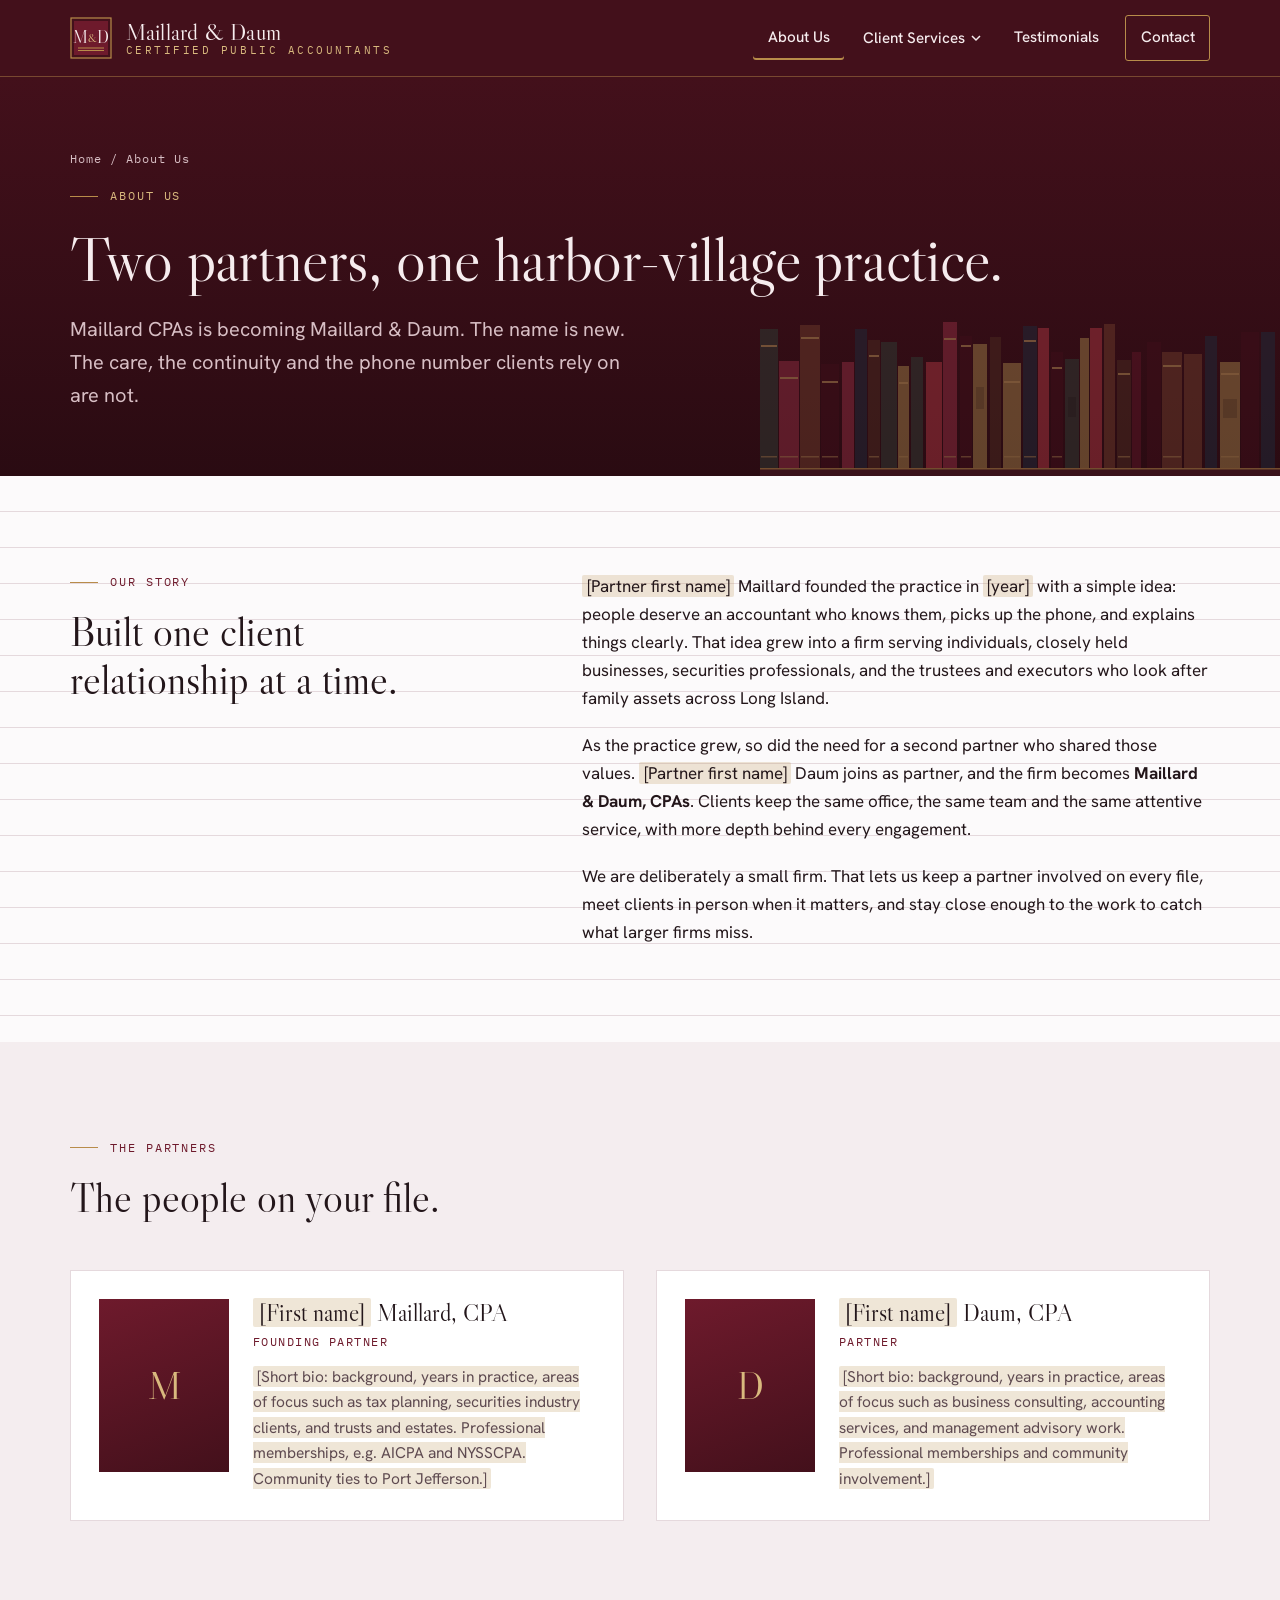
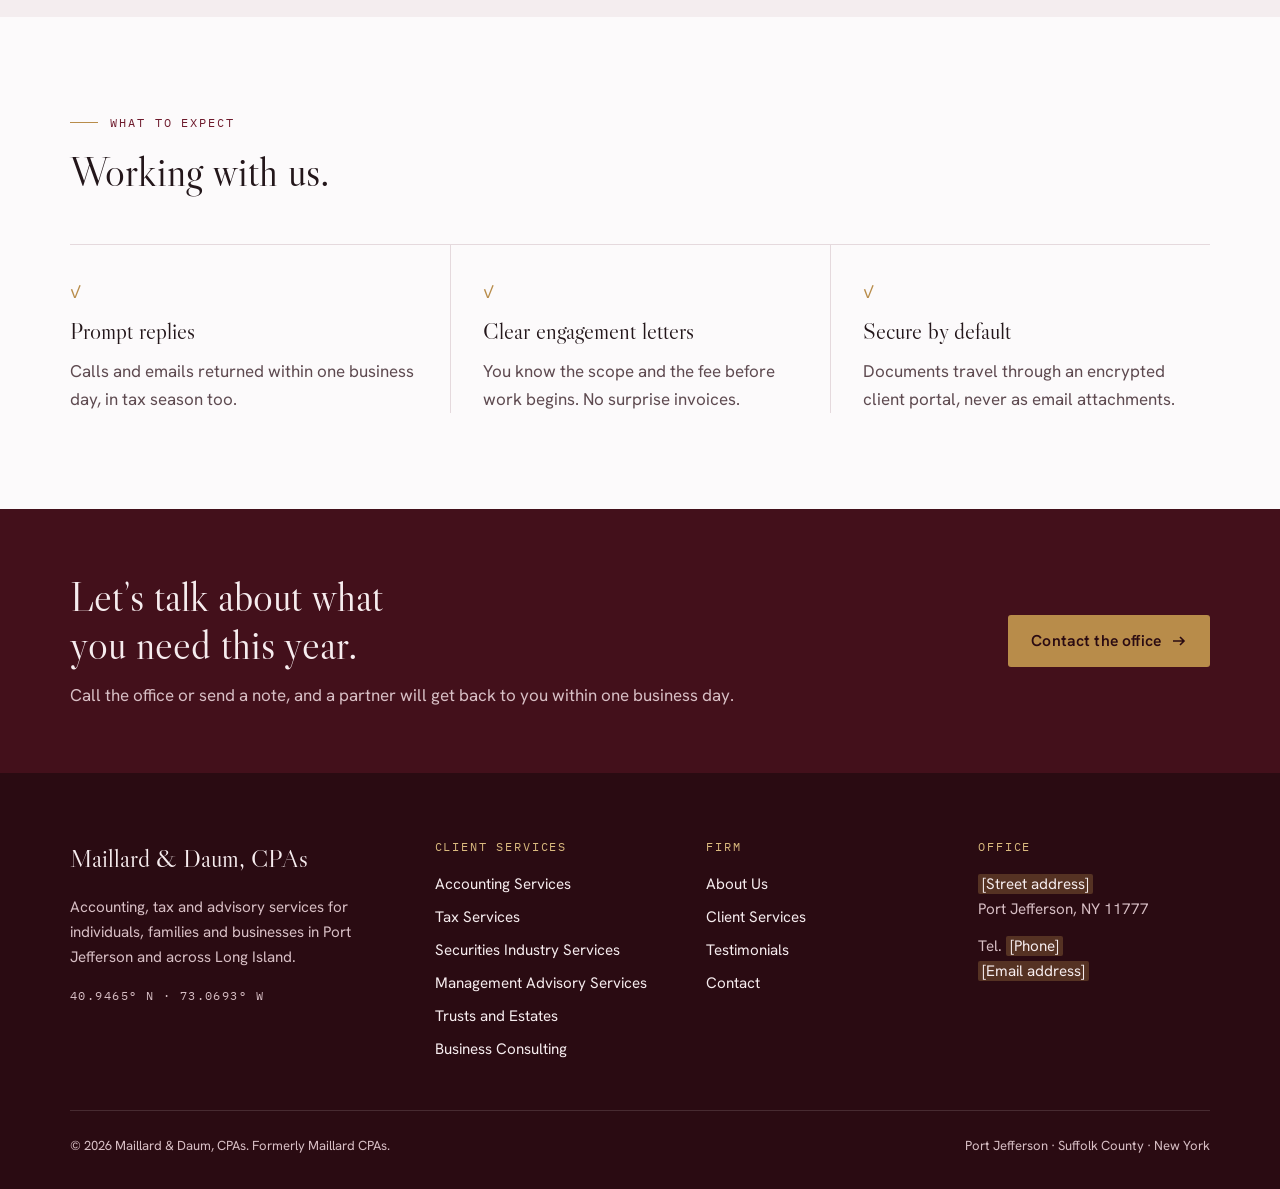
<file: about.html>
<!doctype html>
<html lang="en">
<head>
<meta charset="utf-8">
<meta name="viewport" content="width=device-width, initial-scale=1, viewport-fit=cover">
<title>About Us | Maillard &amp; Daum CPAs</title>
<meta name="description" content="Meet the partners of Maillard &amp; Daum, CPAs in Port Jefferson, NY.">
<!-- Remove this line when the new firm name is announced and the site goes live -->
<meta name="robots" content="noindex, nofollow">
<meta name="theme-color" content="#43101B">
<link rel="preconnect" href="https://fonts.googleapis.com">
<link rel="preconnect" href="https://fonts.gstatic.com" crossorigin>
<link rel="stylesheet" href="https://fonts.googleapis.com/css2?family=Hanken+Grotesk:wght@400;500;600&family=IBM+Plex+Mono:wght@400&family=Libre+Caslon+Display&family=Libre+Caslon+Text:ital,wght@0,400;1,400&display=swap">
<link rel="stylesheet" href="assets/css/styles.css">
<link rel="icon" href="assets/favicon.svg" type="image/svg+xml">
</head>
<body>
<a class="skip" href="#main">Skip to content</a>
<header class="site-header">
  <div class="wrap">
    <a class="brand" href="index.html" aria-label="Maillard &amp; Daum CPAs, home">
      <svg class="brand-mark" viewBox="0 0 42 42" aria-hidden="true"><rect x="1" y="1" width="40" height="40" fill="none" stroke="#B88C4A" stroke-width="1.2"/><rect x="4" y="4" width="34" height="34" fill="#6E1A2C"/><path d="M8 31 H34" stroke="#B88C4A" stroke-width="1"/><path d="M8 33.5 H34" stroke="#B88C4A" stroke-width="1"/><text x="21" y="26" text-anchor="middle" font-family="Libre Caslon Display, Georgia, serif" font-size="17" fill="#F6ECEE">M<tspan font-size="11" fill="#D9B97E" dy="-1">&amp;</tspan><tspan dy="1">D</tspan></text></svg>
      <span class="brand-name"><strong>Maillard &amp; Daum</strong><small>Certified Public Accountants</small></span>
    </a>
    <button class="nav-toggle" aria-expanded="false" aria-controls="site-nav">Menu <svg width="14" height="14" viewBox="0 0 14 14" aria-hidden="true"><path d="M1 3h12M1 7h12M1 11h12" stroke="currentColor" stroke-width="1.5"/></svg></button>
    <nav class="nav" id="site-nav" aria-label="Main">
      <a href="about.html" aria-current="page">About Us</a>
      <div class="dd">
        <button type="button" aria-expanded="false" aria-haspopup="true">Client Services <svg viewBox="0 0 10 10" aria-hidden="true"><path d="M1 3l4 4 4-4" fill="none" stroke="currentColor" stroke-width="1.5"/></svg></button>
        <div class="dd-menu">
          <a href="services/accounting-services.html">Accounting Services<span>01</span></a>
<a href="services/tax-services.html">Tax Services<span>02</span></a>
<a href="services/securities-industry-services.html">Securities Industry Services<span>03</span></a>
<a href="services/management-advisory-services.html">Management Advisory Services<span>04</span></a>
<a href="services/trusts-and-estates.html">Trusts and Estates<span>05</span></a>
<a href="services/business-consulting.html">Business Consulting<span>06</span></a>
          <a class="all" href="services/index.html">All client services</a>
        </div>
      </div>
      <a href="testimonials.html">Testimonials</a>
      <a class="cta-link" href="contact.html">Contact</a>
    </nav>
  </div>
</header>
<main id="main">
<section class="page-head on-wine">
  <svg class="spines" viewBox="0 0 520 200" aria-hidden="true" xmlns="http://www.w3.org/2000/svg">
<rect x="0" y="53" width="18" height="139" fill="#2F3B34"/>
<rect x="1" y="69" width="16" height="2" fill="#C9A15E" opacity=".85"/>
<rect x="1" y="180" width="16" height="1.5" fill="#C9A15E" opacity=".6"/>
<rect x="19" y="85" width="20" height="107" fill="#8E2C40"/>
<rect x="20" y="101" width="18" height="2" fill="#C9A15E" opacity=".85"/>
<rect x="20" y="180" width="18" height="1.5" fill="#C9A15E" opacity=".6"/>
<rect x="40" y="49" width="20" height="143" fill="#6B3A2A"/>
<rect x="41" y="61" width="18" height="2" fill="#C9A15E" opacity=".85"/>
<rect x="41" y="180" width="18" height="1.5" fill="#C9A15E" opacity=".6"/>
<rect x="61" y="88" width="18" height="104" fill="#3E0E19"/>
<rect x="62" y="105" width="16" height="2" fill="#C9A15E" opacity=".85"/>
<rect x="62" y="180" width="16" height="1.5" fill="#C9A15E" opacity=".6"/>
<rect x="82" y="86" width="12" height="106" fill="#8E2C40"/>
<rect x="95" y="53" width="12" height="139" fill="#1F2A3A"/>
<rect x="108" y="64" width="12" height="128" fill="#4A2A20"/>
<rect x="109" y="79" width="10" height="2" fill="#C9A15E" opacity=".85"/>
<rect x="109" y="180" width="10" height="1.5" fill="#C9A15E" opacity=".6"/>
<rect x="121" y="66" width="16" height="126" fill="#2F3B34"/>
<rect x="138" y="90" width="11" height="102" fill="#9B7A45"/>
<rect x="139" y="106" width="9" height="2" fill="#C9A15E" opacity=".85"/>
<rect x="139" y="180" width="9" height="1.5" fill="#C9A15E" opacity=".6"/>
<rect x="151" y="81" width="12" height="111" fill="#2F3B34"/>
<rect x="166" y="86" width="16" height="106" fill="#A8343F"/>
<rect x="183" y="46" width="14" height="146" fill="#8E2C40"/>
<rect x="184" y="62" width="12" height="2" fill="#C9A15E" opacity=".85"/>
<rect x="184" y="180" width="12" height="1.5" fill="#C9A15E" opacity=".6"/>
<rect x="200" y="60" width="12" height="132" fill="#3E0E19"/>
<rect x="201" y="69" width="10" height="2" fill="#C9A15E" opacity=".85"/>
<rect x="201" y="180" width="10" height="1.5" fill="#C9A15E" opacity=".6"/>
<rect x="213" y="68" width="14" height="124" fill="#9B7A45"/>
<rect x="216" y="111" width="8" height="22" fill="#000" opacity=".18"/>
<rect x="230" y="61" width="11" height="131" fill="#4A2A20"/>
<rect x="243" y="87" width="18" height="105" fill="#9B7A45"/>
<rect x="244" y="105" width="16" height="2" fill="#C9A15E" opacity=".85"/>
<rect x="244" y="180" width="16" height="1.5" fill="#C9A15E" opacity=".6"/>
<rect x="263" y="50" width="14" height="142" fill="#1F2A3A"/>
<rect x="264" y="64" width="12" height="2" fill="#C9A15E" opacity=".85"/>
<rect x="264" y="180" width="12" height="1.5" fill="#C9A15E" opacity=".6"/>
<rect x="278" y="52" width="11" height="140" fill="#A8343F"/>
<rect x="291" y="76" width="12" height="116" fill="#3E0E19"/>
<rect x="292" y="91" width="10" height="2" fill="#C9A15E" opacity=".85"/>
<rect x="292" y="180" width="10" height="1.5" fill="#C9A15E" opacity=".6"/>
<rect x="305" y="83" width="14" height="109" fill="#2F3B34"/>
<rect x="308" y="121" width="8" height="20" fill="#000" opacity=".18"/>
<rect x="320" y="62" width="9" height="130" fill="#9B7A45"/>
<rect x="330" y="52" width="12" height="140" fill="#A8343F"/>
<rect x="344" y="48" width="11" height="144" fill="#6B3A2A"/>
<rect x="357" y="84" width="14" height="108" fill="#4A2A20"/>
<rect x="358" y="97" width="12" height="2" fill="#C9A15E" opacity=".85"/>
<rect x="358" y="180" width="12" height="1.5" fill="#C9A15E" opacity=".6"/>
<rect x="372" y="76" width="9" height="116" fill="#5C1526"/>
<rect x="387" y="66" width="14" height="126" fill="#3E0E19"/>
<rect x="402" y="76" width="20" height="116" fill="#6B3A2A"/>
<rect x="403" y="89" width="18" height="2" fill="#C9A15E" opacity=".85"/>
<rect x="403" y="180" width="18" height="1.5" fill="#C9A15E" opacity=".6"/>
<rect x="424" y="78" width="18" height="114" fill="#6B3A2A"/>
<rect x="445" y="60" width="12" height="132" fill="#1F2A3A"/>
<rect x="460" y="86" width="20" height="106" fill="#9B7A45"/>
<rect x="461" y="97" width="18" height="2" fill="#C9A15E" opacity=".85"/>
<rect x="461" y="180" width="18" height="1.5" fill="#C9A15E" opacity=".6"/>
<rect x="463" y="123" width="14" height="19" fill="#000" opacity=".18"/>
<rect x="481" y="56" width="18" height="136" fill="#3E0E19"/>
<rect x="501" y="56" width="14" height="136" fill="#1F2A3A"/>
<rect x="0" y="192" width="520" height="8" fill="#4A1A22"/><rect x="0" y="192" width="520" height="1.5" fill="#B88C4A"/>
</svg>
  <div class="wrap">
    <nav class="crumbs" aria-label="Breadcrumb"><a href="index.html">Home</a> <span>/</span> <span>About Us</span></nav>
    <span class="eyebrow">About Us</span>
    <h1>Two partners, one harbor-village practice.</h1>
    <p class="lede">Maillard CPAs is becoming Maillard &amp; Daum. The name is new. The care, the continuity and the phone number clients rely on are not.</p>
  </div>
</section>
<section class="section ledger">
  <div class="wrap split">
    <div style="display:grid;gap:1rem">
      <span class="eyebrow">Our story</span>
      <h2>Built one client relationship at a time.</h2>
    </div>
    <div class="prose">
      <p><span class="ph">[Partner first name]</span> Maillard founded the practice in <span class="ph">[year]</span> with a simple idea: people deserve an accountant who knows them, picks up the phone, and explains things clearly. That idea grew into a firm serving individuals, closely held businesses, securities professionals, and the trustees and executors who look after family assets across Long Island.</p>
      <p>As the practice grew, so did the need for a second partner who shared those values. <span class="ph">[Partner first name]</span> Daum joins as partner, and the firm becomes <strong>Maillard &amp; Daum, CPAs</strong>. Clients keep the same office, the same team and the same attentive service, with more depth behind every engagement.</p>
      <p>We are deliberately a small firm. That lets us keep a partner involved on every file, meet clients in person when it matters, and stay close enough to the work to catch what larger firms miss.</p>
    </div>
  </div>
</section>

<section class="section alt">
  <div class="wrap">
    <div class="section-head">
      <span class="eyebrow">The partners</span>
      <h2>The people on your file.</h2>
    </div>
    <div class="people">
      <article class="person">
        <div class="portrait" aria-hidden="true">M</div>
        <div>
          <h3><span class="ph">[First name]</span> Maillard, CPA</h3>
          <div class="role">Founding Partner</div>
          <p><span class="ph">[Short bio: background, years in practice, areas of focus such as tax planning, securities industry clients, and trusts and estates. Professional memberships, e.g. AICPA and NYSSCPA. Community ties to Port Jefferson.]</span></p>
        </div>
      </article>
      <article class="person">
        <div class="portrait" aria-hidden="true">D</div>
        <div>
          <h3><span class="ph">[First name]</span> Daum, CPA</h3>
          <div class="role">Partner</div>
          <p><span class="ph">[Short bio: background, years in practice, areas of focus such as business consulting, accounting services, and management advisory work. Professional memberships and community involvement.]</span></p>
        </div>
      </article>
    </div>
  </div>
</section>

<section class="section">
  <div class="wrap">
    <div class="section-head">
      <span class="eyebrow">What to expect</span>
      <h2>Working with us.</h2>
    </div>
    <div class="principles">
      <div><span class="tick">&#10003;</span><h3>Prompt replies</h3><p>Calls and emails returned within one business day, in tax season too.</p></div>
      <div><span class="tick">&#10003;</span><h3>Clear engagement letters</h3><p>You know the scope and the fee before work begins. No surprise invoices.</p></div>
      <div><span class="tick">&#10003;</span><h3>Secure by default</h3><p>Documents travel through an encrypted client portal, never as email attachments.</p></div>
    </div>
  </div>
</section>
<section class="cta-band on-wine">
  <div class="wrap">
    <div style="display:grid;gap:.75rem;min-width:0">
      <h2>Let&rsquo;s talk about what you need this year.</h2>
      <p>Call the office or send a note, and a partner will get back to you within one business day.</p>
    </div>
    <div class="btns"><a class="btn btn-brass" href="contact.html">Contact the office <svg viewBox="0 0 16 16" aria-hidden="true"><path d="M2 8h11M9 4l4 4-4 4" fill="none" stroke="currentColor" stroke-width="1.6"/></svg></a></div>
  </div>
</section>
</main>
<footer class="site-footer on-wine">
  <div class="wrap">
    <div class="foot-grid">
      <div class="foot-brand">
        <strong>Maillard &amp; Daum, CPAs</strong>
        <p>Accounting, tax and advisory services for individuals, families and businesses in Port Jefferson and across Long Island.</p>
        <p style="font-family:var(--f-mono);font-size:.75rem;letter-spacing:.12em">40.9465&deg; N &middot; 73.0693&deg; W</p>
      </div>
      <div><h5>Client Services</h5><ul><li><a href="services/accounting-services.html">Accounting Services</a></li>
<li><a href="services/tax-services.html">Tax Services</a></li>
<li><a href="services/securities-industry-services.html">Securities Industry Services</a></li>
<li><a href="services/management-advisory-services.html">Management Advisory Services</a></li>
<li><a href="services/trusts-and-estates.html">Trusts and Estates</a></li>
<li><a href="services/business-consulting.html">Business Consulting</a></li></ul></div>
      <div><h5>Firm</h5><ul>
        <li><a href="about.html">About Us</a></li>
        <li><a href="services/index.html">Client Services</a></li>
        <li><a href="testimonials.html">Testimonials</a></li>
        <li><a href="contact.html">Contact</a></li>
      </ul></div>
      <div><h5>Office</h5><p><span class="ph">[Street address]</span><br>Port Jefferson, NY 11777</p><p style="margin-top:.75rem">Tel. <span class="ph">[Phone]</span><br><span class="ph">[Email address]</span></p></div>
    </div>
    <div class="foot-base">
      <span>&copy; <span id="year">2026</span> Maillard &amp; Daum, CPAs. Formerly Maillard CPAs.</span>
      <span>Port Jefferson &middot; Suffolk County &middot; New York</span>
    </div>
  </div>
</footer>
<script src="assets/js/main.js"></script>
</body>
</html>
</file>
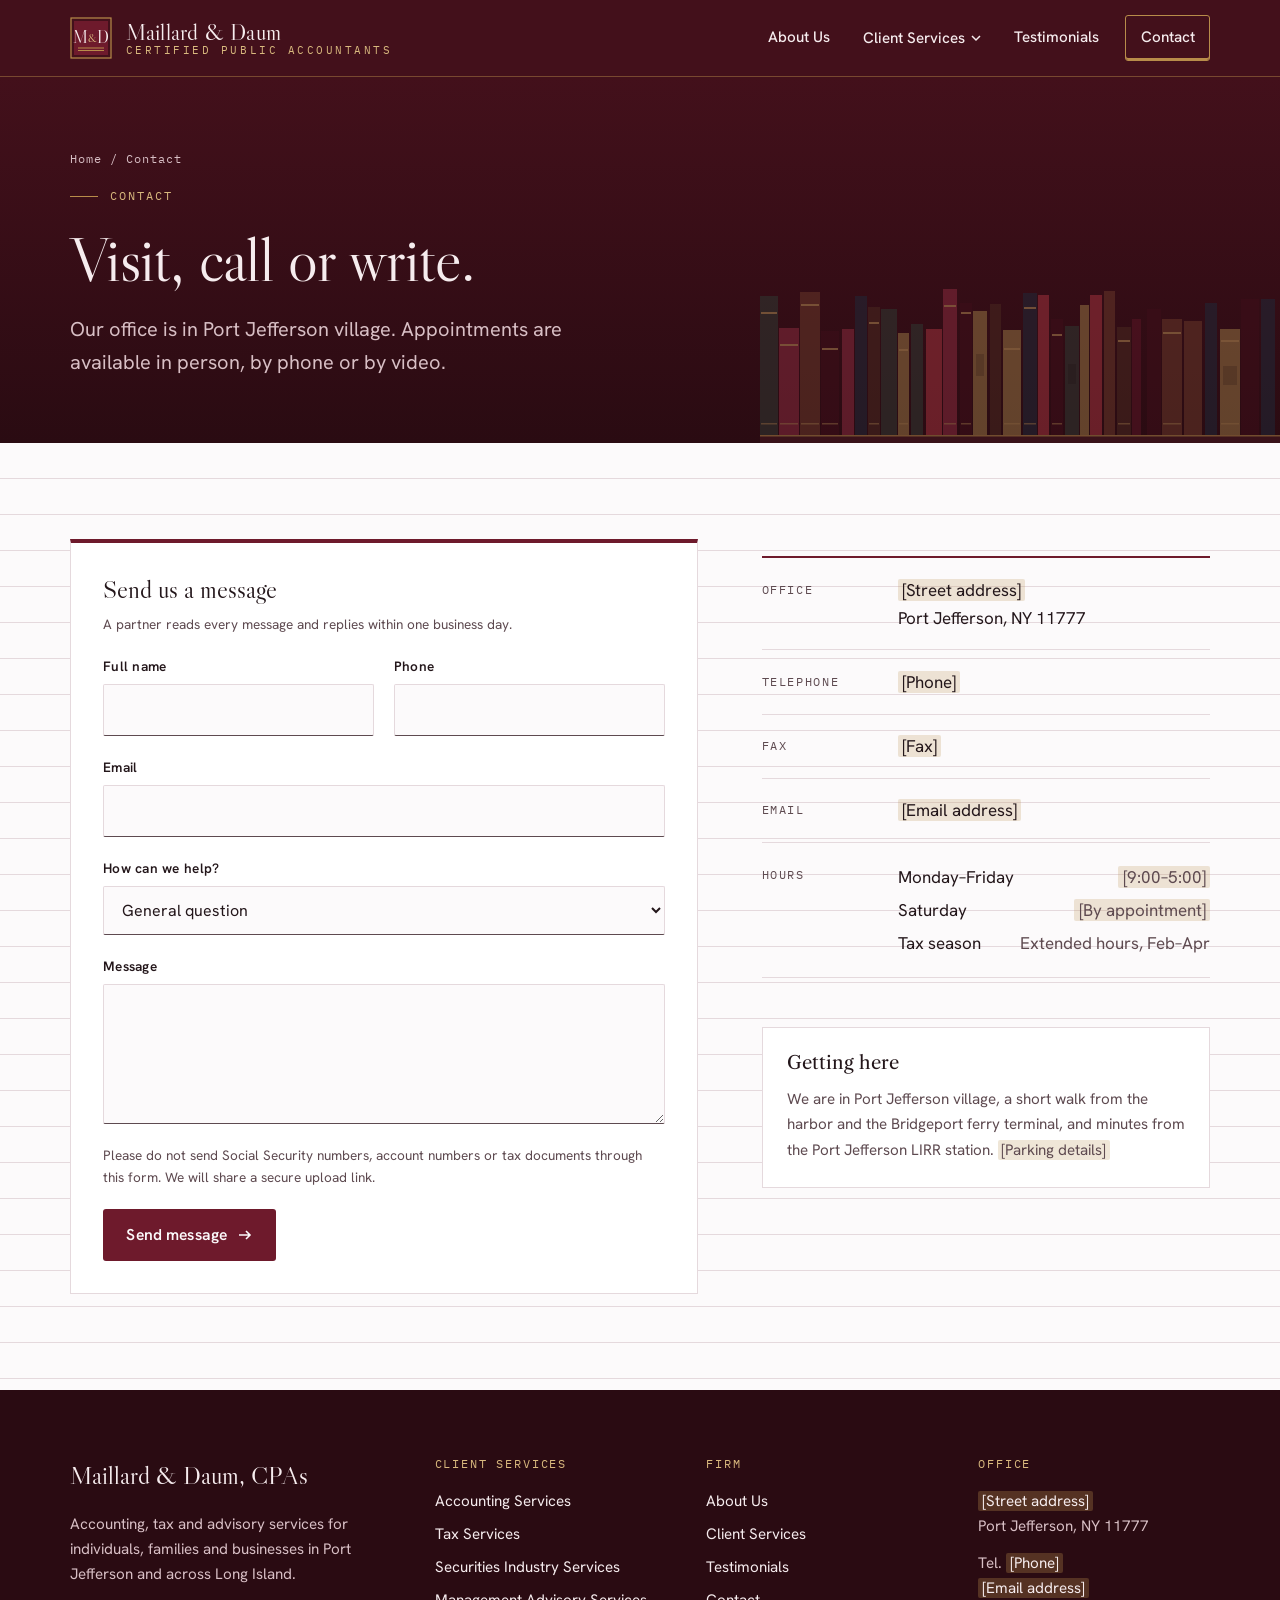
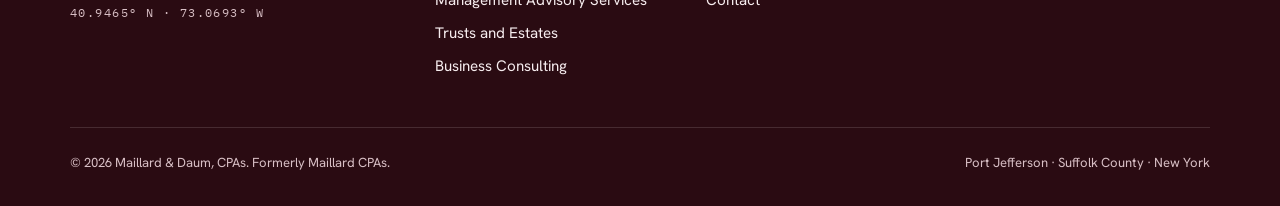
<file: contact.html>
<!doctype html>
<html lang="en">
<head>
<meta charset="utf-8">
<meta name="viewport" content="width=device-width, initial-scale=1, viewport-fit=cover">
<title>Contact | Maillard &amp; Daum CPAs</title>
<meta name="description" content="Contact Maillard &amp; Daum, CPAs in Port Jefferson, NY.">
<!-- Remove this line when the new firm name is announced and the site goes live -->
<meta name="robots" content="noindex, nofollow">
<meta name="theme-color" content="#43101B">
<link rel="preconnect" href="https://fonts.googleapis.com">
<link rel="preconnect" href="https://fonts.gstatic.com" crossorigin>
<link rel="stylesheet" href="https://fonts.googleapis.com/css2?family=Hanken+Grotesk:wght@400;500;600&family=IBM+Plex+Mono:wght@400&family=Libre+Caslon+Display&family=Libre+Caslon+Text:ital,wght@0,400;1,400&display=swap">
<link rel="stylesheet" href="assets/css/styles.css">
<link rel="icon" href="assets/favicon.svg" type="image/svg+xml">
</head>
<body>
<a class="skip" href="#main">Skip to content</a>
<header class="site-header">
  <div class="wrap">
    <a class="brand" href="index.html" aria-label="Maillard &amp; Daum CPAs, home">
      <svg class="brand-mark" viewBox="0 0 42 42" aria-hidden="true"><rect x="1" y="1" width="40" height="40" fill="none" stroke="#B88C4A" stroke-width="1.2"/><rect x="4" y="4" width="34" height="34" fill="#6E1A2C"/><path d="M8 31 H34" stroke="#B88C4A" stroke-width="1"/><path d="M8 33.5 H34" stroke="#B88C4A" stroke-width="1"/><text x="21" y="26" text-anchor="middle" font-family="Libre Caslon Display, Georgia, serif" font-size="17" fill="#F6ECEE">M<tspan font-size="11" fill="#D9B97E" dy="-1">&amp;</tspan><tspan dy="1">D</tspan></text></svg>
      <span class="brand-name"><strong>Maillard &amp; Daum</strong><small>Certified Public Accountants</small></span>
    </a>
    <button class="nav-toggle" aria-expanded="false" aria-controls="site-nav">Menu <svg width="14" height="14" viewBox="0 0 14 14" aria-hidden="true"><path d="M1 3h12M1 7h12M1 11h12" stroke="currentColor" stroke-width="1.5"/></svg></button>
    <nav class="nav" id="site-nav" aria-label="Main">
      <a href="about.html">About Us</a>
      <div class="dd">
        <button type="button" aria-expanded="false" aria-haspopup="true">Client Services <svg viewBox="0 0 10 10" aria-hidden="true"><path d="M1 3l4 4 4-4" fill="none" stroke="currentColor" stroke-width="1.5"/></svg></button>
        <div class="dd-menu">
          <a href="services/accounting-services.html">Accounting Services<span>01</span></a>
<a href="services/tax-services.html">Tax Services<span>02</span></a>
<a href="services/securities-industry-services.html">Securities Industry Services<span>03</span></a>
<a href="services/management-advisory-services.html">Management Advisory Services<span>04</span></a>
<a href="services/trusts-and-estates.html">Trusts and Estates<span>05</span></a>
<a href="services/business-consulting.html">Business Consulting<span>06</span></a>
          <a class="all" href="services/index.html">All client services</a>
        </div>
      </div>
      <a href="testimonials.html">Testimonials</a>
      <a class="cta-link" href="contact.html" aria-current="page">Contact</a>
    </nav>
  </div>
</header>
<main id="main">
<section class="page-head on-wine">
  <svg class="spines" viewBox="0 0 520 200" aria-hidden="true" xmlns="http://www.w3.org/2000/svg">
<rect x="0" y="53" width="18" height="139" fill="#2F3B34"/>
<rect x="1" y="69" width="16" height="2" fill="#C9A15E" opacity=".85"/>
<rect x="1" y="180" width="16" height="1.5" fill="#C9A15E" opacity=".6"/>
<rect x="19" y="85" width="20" height="107" fill="#8E2C40"/>
<rect x="20" y="101" width="18" height="2" fill="#C9A15E" opacity=".85"/>
<rect x="20" y="180" width="18" height="1.5" fill="#C9A15E" opacity=".6"/>
<rect x="40" y="49" width="20" height="143" fill="#6B3A2A"/>
<rect x="41" y="61" width="18" height="2" fill="#C9A15E" opacity=".85"/>
<rect x="41" y="180" width="18" height="1.5" fill="#C9A15E" opacity=".6"/>
<rect x="61" y="88" width="18" height="104" fill="#3E0E19"/>
<rect x="62" y="105" width="16" height="2" fill="#C9A15E" opacity=".85"/>
<rect x="62" y="180" width="16" height="1.5" fill="#C9A15E" opacity=".6"/>
<rect x="82" y="86" width="12" height="106" fill="#8E2C40"/>
<rect x="95" y="53" width="12" height="139" fill="#1F2A3A"/>
<rect x="108" y="64" width="12" height="128" fill="#4A2A20"/>
<rect x="109" y="79" width="10" height="2" fill="#C9A15E" opacity=".85"/>
<rect x="109" y="180" width="10" height="1.5" fill="#C9A15E" opacity=".6"/>
<rect x="121" y="66" width="16" height="126" fill="#2F3B34"/>
<rect x="138" y="90" width="11" height="102" fill="#9B7A45"/>
<rect x="139" y="106" width="9" height="2" fill="#C9A15E" opacity=".85"/>
<rect x="139" y="180" width="9" height="1.5" fill="#C9A15E" opacity=".6"/>
<rect x="151" y="81" width="12" height="111" fill="#2F3B34"/>
<rect x="166" y="86" width="16" height="106" fill="#A8343F"/>
<rect x="183" y="46" width="14" height="146" fill="#8E2C40"/>
<rect x="184" y="62" width="12" height="2" fill="#C9A15E" opacity=".85"/>
<rect x="184" y="180" width="12" height="1.5" fill="#C9A15E" opacity=".6"/>
<rect x="200" y="60" width="12" height="132" fill="#3E0E19"/>
<rect x="201" y="69" width="10" height="2" fill="#C9A15E" opacity=".85"/>
<rect x="201" y="180" width="10" height="1.5" fill="#C9A15E" opacity=".6"/>
<rect x="213" y="68" width="14" height="124" fill="#9B7A45"/>
<rect x="216" y="111" width="8" height="22" fill="#000" opacity=".18"/>
<rect x="230" y="61" width="11" height="131" fill="#4A2A20"/>
<rect x="243" y="87" width="18" height="105" fill="#9B7A45"/>
<rect x="244" y="105" width="16" height="2" fill="#C9A15E" opacity=".85"/>
<rect x="244" y="180" width="16" height="1.5" fill="#C9A15E" opacity=".6"/>
<rect x="263" y="50" width="14" height="142" fill="#1F2A3A"/>
<rect x="264" y="64" width="12" height="2" fill="#C9A15E" opacity=".85"/>
<rect x="264" y="180" width="12" height="1.5" fill="#C9A15E" opacity=".6"/>
<rect x="278" y="52" width="11" height="140" fill="#A8343F"/>
<rect x="291" y="76" width="12" height="116" fill="#3E0E19"/>
<rect x="292" y="91" width="10" height="2" fill="#C9A15E" opacity=".85"/>
<rect x="292" y="180" width="10" height="1.5" fill="#C9A15E" opacity=".6"/>
<rect x="305" y="83" width="14" height="109" fill="#2F3B34"/>
<rect x="308" y="121" width="8" height="20" fill="#000" opacity=".18"/>
<rect x="320" y="62" width="9" height="130" fill="#9B7A45"/>
<rect x="330" y="52" width="12" height="140" fill="#A8343F"/>
<rect x="344" y="48" width="11" height="144" fill="#6B3A2A"/>
<rect x="357" y="84" width="14" height="108" fill="#4A2A20"/>
<rect x="358" y="97" width="12" height="2" fill="#C9A15E" opacity=".85"/>
<rect x="358" y="180" width="12" height="1.5" fill="#C9A15E" opacity=".6"/>
<rect x="372" y="76" width="9" height="116" fill="#5C1526"/>
<rect x="387" y="66" width="14" height="126" fill="#3E0E19"/>
<rect x="402" y="76" width="20" height="116" fill="#6B3A2A"/>
<rect x="403" y="89" width="18" height="2" fill="#C9A15E" opacity=".85"/>
<rect x="403" y="180" width="18" height="1.5" fill="#C9A15E" opacity=".6"/>
<rect x="424" y="78" width="18" height="114" fill="#6B3A2A"/>
<rect x="445" y="60" width="12" height="132" fill="#1F2A3A"/>
<rect x="460" y="86" width="20" height="106" fill="#9B7A45"/>
<rect x="461" y="97" width="18" height="2" fill="#C9A15E" opacity=".85"/>
<rect x="461" y="180" width="18" height="1.5" fill="#C9A15E" opacity=".6"/>
<rect x="463" y="123" width="14" height="19" fill="#000" opacity=".18"/>
<rect x="481" y="56" width="18" height="136" fill="#3E0E19"/>
<rect x="501" y="56" width="14" height="136" fill="#1F2A3A"/>
<rect x="0" y="192" width="520" height="8" fill="#4A1A22"/><rect x="0" y="192" width="520" height="1.5" fill="#B88C4A"/>
</svg>
  <div class="wrap">
    <nav class="crumbs" aria-label="Breadcrumb"><a href="index.html">Home</a> <span>/</span> <span>Contact</span></nav>
    <span class="eyebrow">Contact</span>
    <h1>Visit, call or write.</h1>
    <p class="lede">Our office is in Port Jefferson village. Appointments are available in person, by phone or by video.</p>
  </div>
</section>
<section class="section ledger">
  <div class="wrap contact-grid">
    <form class="form" id="contact-form" data-endpoint="" novalidate>
      <div style="display:grid;gap:.5rem"><h2 style="font-size:var(--step-2)">Send us a message</h2><p class="fine">A partner reads every message and replies within one business day.</p></div>
      <div class="row">
        <div class="field"><label for="name">Full name</label><input id="name" name="name" autocomplete="name" required></div>
        <div class="field"><label for="phone">Phone</label><input id="phone" name="phone" type="tel" autocomplete="tel"></div>
      </div>
      <div class="field"><label for="email">Email</label><input id="email" name="email" type="email" autocomplete="email" required></div>
      <div class="field"><label for="topic">How can we help?</label><select id="topic" name="topic"><option>General question</option><option>Accounting Services</option><option>Tax Services</option><option>Securities Industry Services</option><option>Management Advisory Services</option><option>Trusts and Estates</option><option>Business Consulting</option></select></div>
      <div class="field"><label for="message">Message</label><textarea id="message" name="message" required></textarea></div>
      <p class="fine">Please do not send Social Security numbers, account numbers or tax documents through this form. We will share a secure upload link.</p>
      <div><button class="btn btn-wine" type="submit">Send message <svg viewBox="0 0 16 16" aria-hidden="true"><path d="M2 8h11M9 4l4 4-4 4" fill="none" stroke="currentColor" stroke-width="1.6"/></svg></button></div>
      <p class="form-status" id="form-status" role="status" hidden></p>
    </form>
    <div style="display:grid;gap:2rem">
      <dl class="directory">
        <div><dt>Office</dt><dd><span class="ph">[Street address]</span><br>Port Jefferson, NY 11777</dd></div>
        <div><dt>Telephone</dt><dd><span class="ph">[Phone]</span></dd></div>
        <div><dt>Fax</dt><dd><span class="ph">[Fax]</span></dd></div>
        <div><dt>Email</dt><dd><span class="ph">[Email address]</span></dd></div>
        <div><dt>Hours</dt><dd><table class="hours"><tr><td>Monday&ndash;Friday</td><td><span class="ph">[9:00&ndash;5:00]</span></td></tr><tr><td>Saturday</td><td><span class="ph">[By appointment]</span></td></tr><tr><td>Tax season</td><td>Extended hours, Feb&ndash;Apr</td></tr></table></dd></div>
      </dl>
      <div class="aside-box">
        <h4>Getting here</h4>
        <p>We are in Port Jefferson village, a short walk from the harbor and the Bridgeport ferry terminal, and minutes from the Port Jefferson LIRR station. <span class="ph">[Parking details]</span></p>
      </div>
    </div>
  </div>
</section>
</main>
<footer class="site-footer on-wine">
  <div class="wrap">
    <div class="foot-grid">
      <div class="foot-brand">
        <strong>Maillard &amp; Daum, CPAs</strong>
        <p>Accounting, tax and advisory services for individuals, families and businesses in Port Jefferson and across Long Island.</p>
        <p style="font-family:var(--f-mono);font-size:.75rem;letter-spacing:.12em">40.9465&deg; N &middot; 73.0693&deg; W</p>
      </div>
      <div><h5>Client Services</h5><ul><li><a href="services/accounting-services.html">Accounting Services</a></li>
<li><a href="services/tax-services.html">Tax Services</a></li>
<li><a href="services/securities-industry-services.html">Securities Industry Services</a></li>
<li><a href="services/management-advisory-services.html">Management Advisory Services</a></li>
<li><a href="services/trusts-and-estates.html">Trusts and Estates</a></li>
<li><a href="services/business-consulting.html">Business Consulting</a></li></ul></div>
      <div><h5>Firm</h5><ul>
        <li><a href="about.html">About Us</a></li>
        <li><a href="services/index.html">Client Services</a></li>
        <li><a href="testimonials.html">Testimonials</a></li>
        <li><a href="contact.html">Contact</a></li>
      </ul></div>
      <div><h5>Office</h5><p><span class="ph">[Street address]</span><br>Port Jefferson, NY 11777</p><p style="margin-top:.75rem">Tel. <span class="ph">[Phone]</span><br><span class="ph">[Email address]</span></p></div>
    </div>
    <div class="foot-base">
      <span>&copy; <span id="year">2026</span> Maillard &amp; Daum, CPAs. Formerly Maillard CPAs.</span>
      <span>Port Jefferson &middot; Suffolk County &middot; New York</span>
    </div>
  </div>
</footer>
<script src="assets/js/main.js"></script>
</body>
</html>
</file>
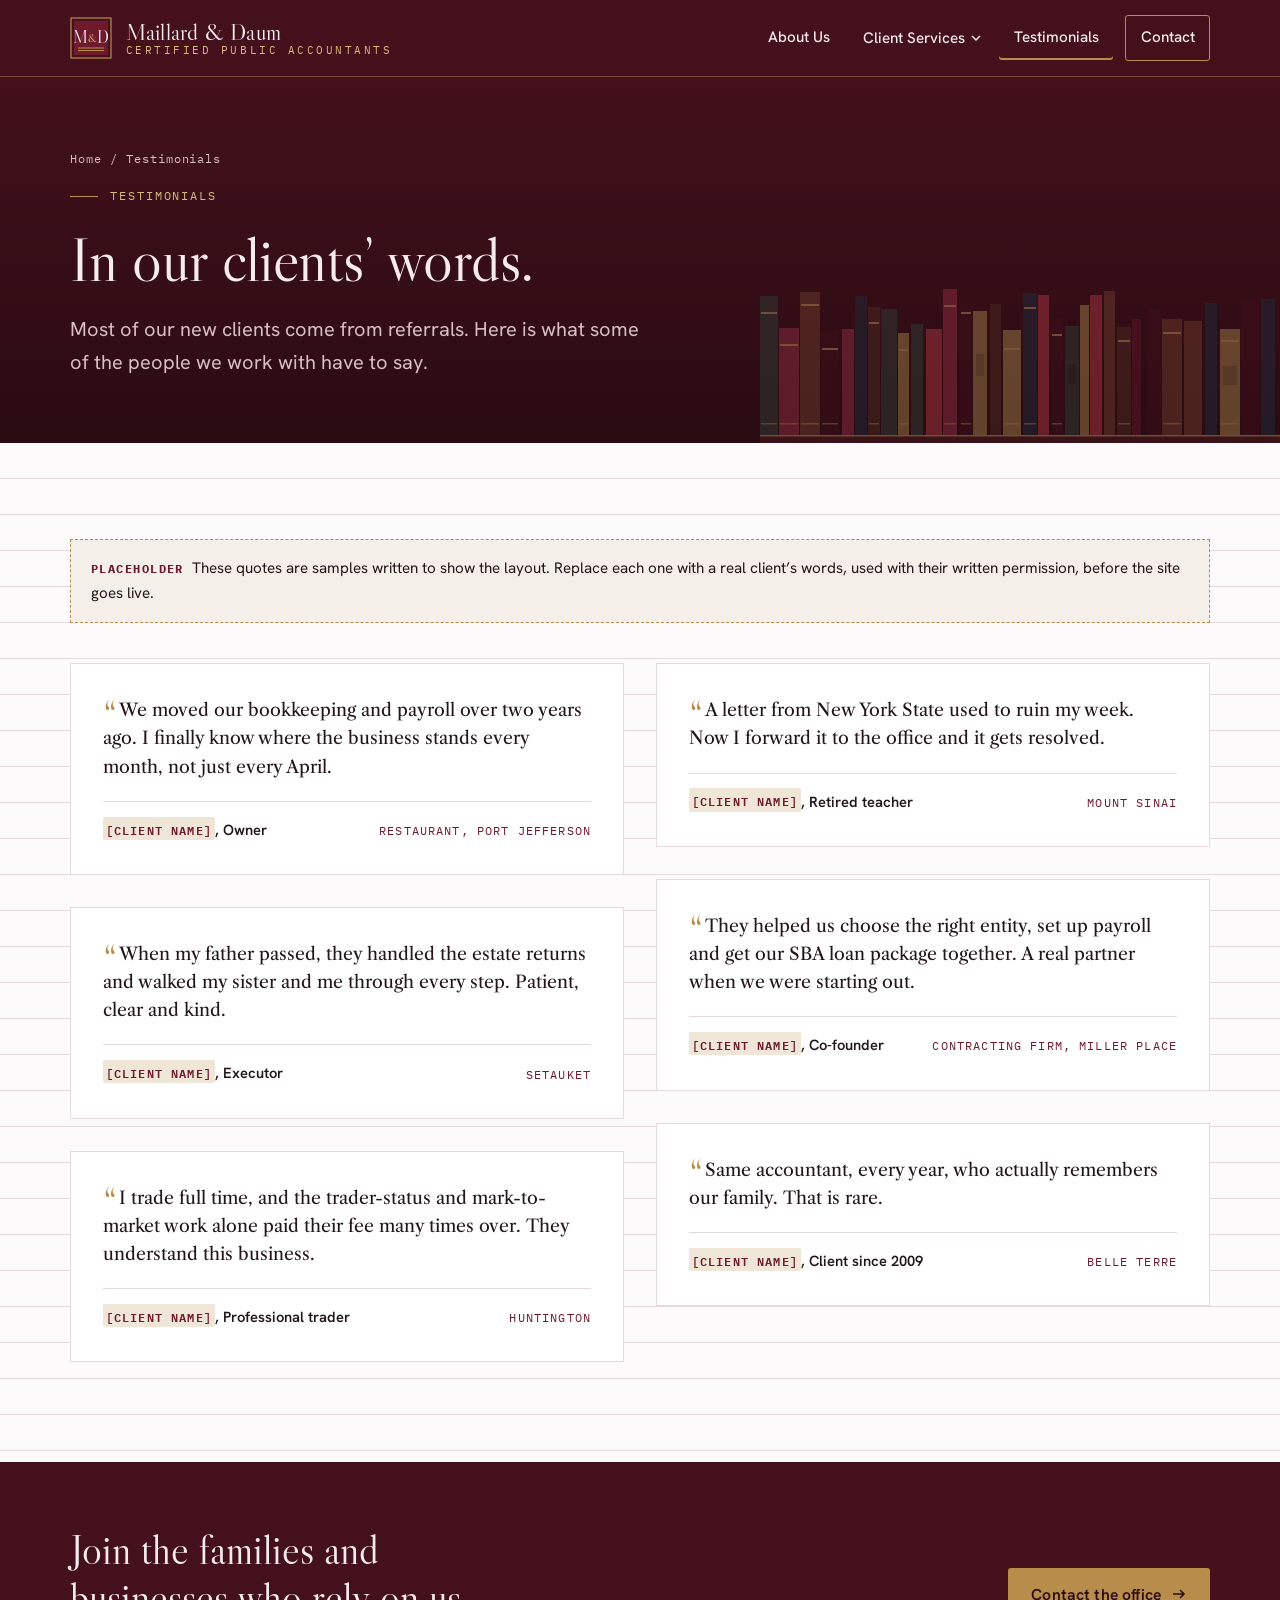
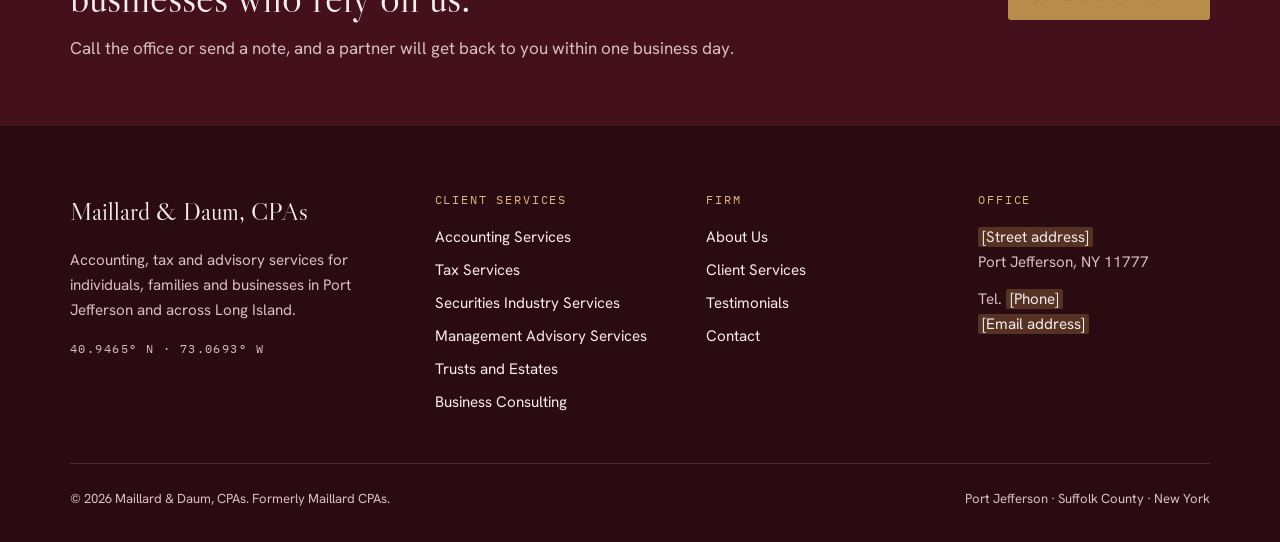
<file: testimonials.html>
<!doctype html>
<html lang="en">
<head>
<meta charset="utf-8">
<meta name="viewport" content="width=device-width, initial-scale=1, viewport-fit=cover">
<title>Testimonials | Maillard &amp; Daum CPAs</title>
<meta name="description" content="What clients say about Maillard &amp; Daum, CPAs.">
<!-- Remove this line when the new firm name is announced and the site goes live -->
<meta name="robots" content="noindex, nofollow">
<meta name="theme-color" content="#43101B">
<link rel="preconnect" href="https://fonts.googleapis.com">
<link rel="preconnect" href="https://fonts.gstatic.com" crossorigin>
<link rel="stylesheet" href="https://fonts.googleapis.com/css2?family=Hanken+Grotesk:wght@400;500;600&family=IBM+Plex+Mono:wght@400&family=Libre+Caslon+Display&family=Libre+Caslon+Text:ital,wght@0,400;1,400&display=swap">
<link rel="stylesheet" href="assets/css/styles.css">
<link rel="icon" href="assets/favicon.svg" type="image/svg+xml">
</head>
<body>
<a class="skip" href="#main">Skip to content</a>
<header class="site-header">
  <div class="wrap">
    <a class="brand" href="index.html" aria-label="Maillard &amp; Daum CPAs, home">
      <svg class="brand-mark" viewBox="0 0 42 42" aria-hidden="true"><rect x="1" y="1" width="40" height="40" fill="none" stroke="#B88C4A" stroke-width="1.2"/><rect x="4" y="4" width="34" height="34" fill="#6E1A2C"/><path d="M8 31 H34" stroke="#B88C4A" stroke-width="1"/><path d="M8 33.5 H34" stroke="#B88C4A" stroke-width="1"/><text x="21" y="26" text-anchor="middle" font-family="Libre Caslon Display, Georgia, serif" font-size="17" fill="#F6ECEE">M<tspan font-size="11" fill="#D9B97E" dy="-1">&amp;</tspan><tspan dy="1">D</tspan></text></svg>
      <span class="brand-name"><strong>Maillard &amp; Daum</strong><small>Certified Public Accountants</small></span>
    </a>
    <button class="nav-toggle" aria-expanded="false" aria-controls="site-nav">Menu <svg width="14" height="14" viewBox="0 0 14 14" aria-hidden="true"><path d="M1 3h12M1 7h12M1 11h12" stroke="currentColor" stroke-width="1.5"/></svg></button>
    <nav class="nav" id="site-nav" aria-label="Main">
      <a href="about.html">About Us</a>
      <div class="dd">
        <button type="button" aria-expanded="false" aria-haspopup="true">Client Services <svg viewBox="0 0 10 10" aria-hidden="true"><path d="M1 3l4 4 4-4" fill="none" stroke="currentColor" stroke-width="1.5"/></svg></button>
        <div class="dd-menu">
          <a href="services/accounting-services.html">Accounting Services<span>01</span></a>
<a href="services/tax-services.html">Tax Services<span>02</span></a>
<a href="services/securities-industry-services.html">Securities Industry Services<span>03</span></a>
<a href="services/management-advisory-services.html">Management Advisory Services<span>04</span></a>
<a href="services/trusts-and-estates.html">Trusts and Estates<span>05</span></a>
<a href="services/business-consulting.html">Business Consulting<span>06</span></a>
          <a class="all" href="services/index.html">All client services</a>
        </div>
      </div>
      <a href="testimonials.html" aria-current="page">Testimonials</a>
      <a class="cta-link" href="contact.html">Contact</a>
    </nav>
  </div>
</header>
<main id="main">
<section class="page-head on-wine">
  <svg class="spines" viewBox="0 0 520 200" aria-hidden="true" xmlns="http://www.w3.org/2000/svg">
<rect x="0" y="53" width="18" height="139" fill="#2F3B34"/>
<rect x="1" y="69" width="16" height="2" fill="#C9A15E" opacity=".85"/>
<rect x="1" y="180" width="16" height="1.5" fill="#C9A15E" opacity=".6"/>
<rect x="19" y="85" width="20" height="107" fill="#8E2C40"/>
<rect x="20" y="101" width="18" height="2" fill="#C9A15E" opacity=".85"/>
<rect x="20" y="180" width="18" height="1.5" fill="#C9A15E" opacity=".6"/>
<rect x="40" y="49" width="20" height="143" fill="#6B3A2A"/>
<rect x="41" y="61" width="18" height="2" fill="#C9A15E" opacity=".85"/>
<rect x="41" y="180" width="18" height="1.5" fill="#C9A15E" opacity=".6"/>
<rect x="61" y="88" width="18" height="104" fill="#3E0E19"/>
<rect x="62" y="105" width="16" height="2" fill="#C9A15E" opacity=".85"/>
<rect x="62" y="180" width="16" height="1.5" fill="#C9A15E" opacity=".6"/>
<rect x="82" y="86" width="12" height="106" fill="#8E2C40"/>
<rect x="95" y="53" width="12" height="139" fill="#1F2A3A"/>
<rect x="108" y="64" width="12" height="128" fill="#4A2A20"/>
<rect x="109" y="79" width="10" height="2" fill="#C9A15E" opacity=".85"/>
<rect x="109" y="180" width="10" height="1.5" fill="#C9A15E" opacity=".6"/>
<rect x="121" y="66" width="16" height="126" fill="#2F3B34"/>
<rect x="138" y="90" width="11" height="102" fill="#9B7A45"/>
<rect x="139" y="106" width="9" height="2" fill="#C9A15E" opacity=".85"/>
<rect x="139" y="180" width="9" height="1.5" fill="#C9A15E" opacity=".6"/>
<rect x="151" y="81" width="12" height="111" fill="#2F3B34"/>
<rect x="166" y="86" width="16" height="106" fill="#A8343F"/>
<rect x="183" y="46" width="14" height="146" fill="#8E2C40"/>
<rect x="184" y="62" width="12" height="2" fill="#C9A15E" opacity=".85"/>
<rect x="184" y="180" width="12" height="1.5" fill="#C9A15E" opacity=".6"/>
<rect x="200" y="60" width="12" height="132" fill="#3E0E19"/>
<rect x="201" y="69" width="10" height="2" fill="#C9A15E" opacity=".85"/>
<rect x="201" y="180" width="10" height="1.5" fill="#C9A15E" opacity=".6"/>
<rect x="213" y="68" width="14" height="124" fill="#9B7A45"/>
<rect x="216" y="111" width="8" height="22" fill="#000" opacity=".18"/>
<rect x="230" y="61" width="11" height="131" fill="#4A2A20"/>
<rect x="243" y="87" width="18" height="105" fill="#9B7A45"/>
<rect x="244" y="105" width="16" height="2" fill="#C9A15E" opacity=".85"/>
<rect x="244" y="180" width="16" height="1.5" fill="#C9A15E" opacity=".6"/>
<rect x="263" y="50" width="14" height="142" fill="#1F2A3A"/>
<rect x="264" y="64" width="12" height="2" fill="#C9A15E" opacity=".85"/>
<rect x="264" y="180" width="12" height="1.5" fill="#C9A15E" opacity=".6"/>
<rect x="278" y="52" width="11" height="140" fill="#A8343F"/>
<rect x="291" y="76" width="12" height="116" fill="#3E0E19"/>
<rect x="292" y="91" width="10" height="2" fill="#C9A15E" opacity=".85"/>
<rect x="292" y="180" width="10" height="1.5" fill="#C9A15E" opacity=".6"/>
<rect x="305" y="83" width="14" height="109" fill="#2F3B34"/>
<rect x="308" y="121" width="8" height="20" fill="#000" opacity=".18"/>
<rect x="320" y="62" width="9" height="130" fill="#9B7A45"/>
<rect x="330" y="52" width="12" height="140" fill="#A8343F"/>
<rect x="344" y="48" width="11" height="144" fill="#6B3A2A"/>
<rect x="357" y="84" width="14" height="108" fill="#4A2A20"/>
<rect x="358" y="97" width="12" height="2" fill="#C9A15E" opacity=".85"/>
<rect x="358" y="180" width="12" height="1.5" fill="#C9A15E" opacity=".6"/>
<rect x="372" y="76" width="9" height="116" fill="#5C1526"/>
<rect x="387" y="66" width="14" height="126" fill="#3E0E19"/>
<rect x="402" y="76" width="20" height="116" fill="#6B3A2A"/>
<rect x="403" y="89" width="18" height="2" fill="#C9A15E" opacity=".85"/>
<rect x="403" y="180" width="18" height="1.5" fill="#C9A15E" opacity=".6"/>
<rect x="424" y="78" width="18" height="114" fill="#6B3A2A"/>
<rect x="445" y="60" width="12" height="132" fill="#1F2A3A"/>
<rect x="460" y="86" width="20" height="106" fill="#9B7A45"/>
<rect x="461" y="97" width="18" height="2" fill="#C9A15E" opacity=".85"/>
<rect x="461" y="180" width="18" height="1.5" fill="#C9A15E" opacity=".6"/>
<rect x="463" y="123" width="14" height="19" fill="#000" opacity=".18"/>
<rect x="481" y="56" width="18" height="136" fill="#3E0E19"/>
<rect x="501" y="56" width="14" height="136" fill="#1F2A3A"/>
<rect x="0" y="192" width="520" height="8" fill="#4A1A22"/><rect x="0" y="192" width="520" height="1.5" fill="#B88C4A"/>
</svg>
  <div class="wrap">
    <nav class="crumbs" aria-label="Breadcrumb"><a href="index.html">Home</a> <span>/</span> <span>Testimonials</span></nav>
    <span class="eyebrow">Testimonials</span>
    <h1>In our clients&rsquo; words.</h1>
    <p class="lede">Most of our new clients come from referrals. Here is what some of the people we work with have to say.</p>
  </div>
</section>
<section class="section ledger">
  <div class="wrap">
    <div class="notice"><strong>Placeholder</strong>These quotes are samples written to show the layout. Replace each one with a real client&rsquo;s words, used with their written permission, before the site goes live.</div>
    <div class="testimonials"><figure class="t-card"><blockquote>We moved our bookkeeping and payroll over two years ago. I finally know where the business stands every month, not just every April.</blockquote><figcaption><b><span class="ph">[Client name]</span>, Owner</b><span>Restaurant, Port Jefferson</span></figcaption></figure>
<figure class="t-card"><blockquote>When my father passed, they handled the estate returns and walked my sister and me through every step. Patient, clear and kind.</blockquote><figcaption><b><span class="ph">[Client name]</span>, Executor</b><span>Setauket</span></figcaption></figure>
<figure class="t-card"><blockquote>I trade full time, and the trader-status and mark-to-market work alone paid their fee many times over. They understand this business.</blockquote><figcaption><b><span class="ph">[Client name]</span>, Professional trader</b><span>Huntington</span></figcaption></figure>
<figure class="t-card"><blockquote>A letter from New York State used to ruin my week. Now I forward it to the office and it gets resolved.</blockquote><figcaption><b><span class="ph">[Client name]</span>, Retired teacher</b><span>Mount Sinai</span></figcaption></figure>
<figure class="t-card"><blockquote>They helped us choose the right entity, set up payroll and get our SBA loan package together. A real partner when we were starting out.</blockquote><figcaption><b><span class="ph">[Client name]</span>, Co-founder</b><span>Contracting firm, Miller Place</span></figcaption></figure>
<figure class="t-card"><blockquote>Same accountant, every year, who actually remembers our family. That is rare.</blockquote><figcaption><b><span class="ph">[Client name]</span>, Client since 2009</b><span>Belle Terre</span></figcaption></figure></div>
  </div>
</section>
<section class="cta-band on-wine">
  <div class="wrap">
    <div style="display:grid;gap:.75rem;min-width:0">
      <h2>Join the families and businesses who rely on us.</h2>
      <p>Call the office or send a note, and a partner will get back to you within one business day.</p>
    </div>
    <div class="btns"><a class="btn btn-brass" href="contact.html">Contact the office <svg viewBox="0 0 16 16" aria-hidden="true"><path d="M2 8h11M9 4l4 4-4 4" fill="none" stroke="currentColor" stroke-width="1.6"/></svg></a></div>
  </div>
</section>
</main>
<footer class="site-footer on-wine">
  <div class="wrap">
    <div class="foot-grid">
      <div class="foot-brand">
        <strong>Maillard &amp; Daum, CPAs</strong>
        <p>Accounting, tax and advisory services for individuals, families and businesses in Port Jefferson and across Long Island.</p>
        <p style="font-family:var(--f-mono);font-size:.75rem;letter-spacing:.12em">40.9465&deg; N &middot; 73.0693&deg; W</p>
      </div>
      <div><h5>Client Services</h5><ul><li><a href="services/accounting-services.html">Accounting Services</a></li>
<li><a href="services/tax-services.html">Tax Services</a></li>
<li><a href="services/securities-industry-services.html">Securities Industry Services</a></li>
<li><a href="services/management-advisory-services.html">Management Advisory Services</a></li>
<li><a href="services/trusts-and-estates.html">Trusts and Estates</a></li>
<li><a href="services/business-consulting.html">Business Consulting</a></li></ul></div>
      <div><h5>Firm</h5><ul>
        <li><a href="about.html">About Us</a></li>
        <li><a href="services/index.html">Client Services</a></li>
        <li><a href="testimonials.html">Testimonials</a></li>
        <li><a href="contact.html">Contact</a></li>
      </ul></div>
      <div><h5>Office</h5><p><span class="ph">[Street address]</span><br>Port Jefferson, NY 11777</p><p style="margin-top:.75rem">Tel. <span class="ph">[Phone]</span><br><span class="ph">[Email address]</span></p></div>
    </div>
    <div class="foot-base">
      <span>&copy; <span id="year">2026</span> Maillard &amp; Daum, CPAs. Formerly Maillard CPAs.</span>
      <span>Port Jefferson &middot; Suffolk County &middot; New York</span>
    </div>
  </div>
</footer>
<script src="assets/js/main.js"></script>
</body>
</html>
</file>
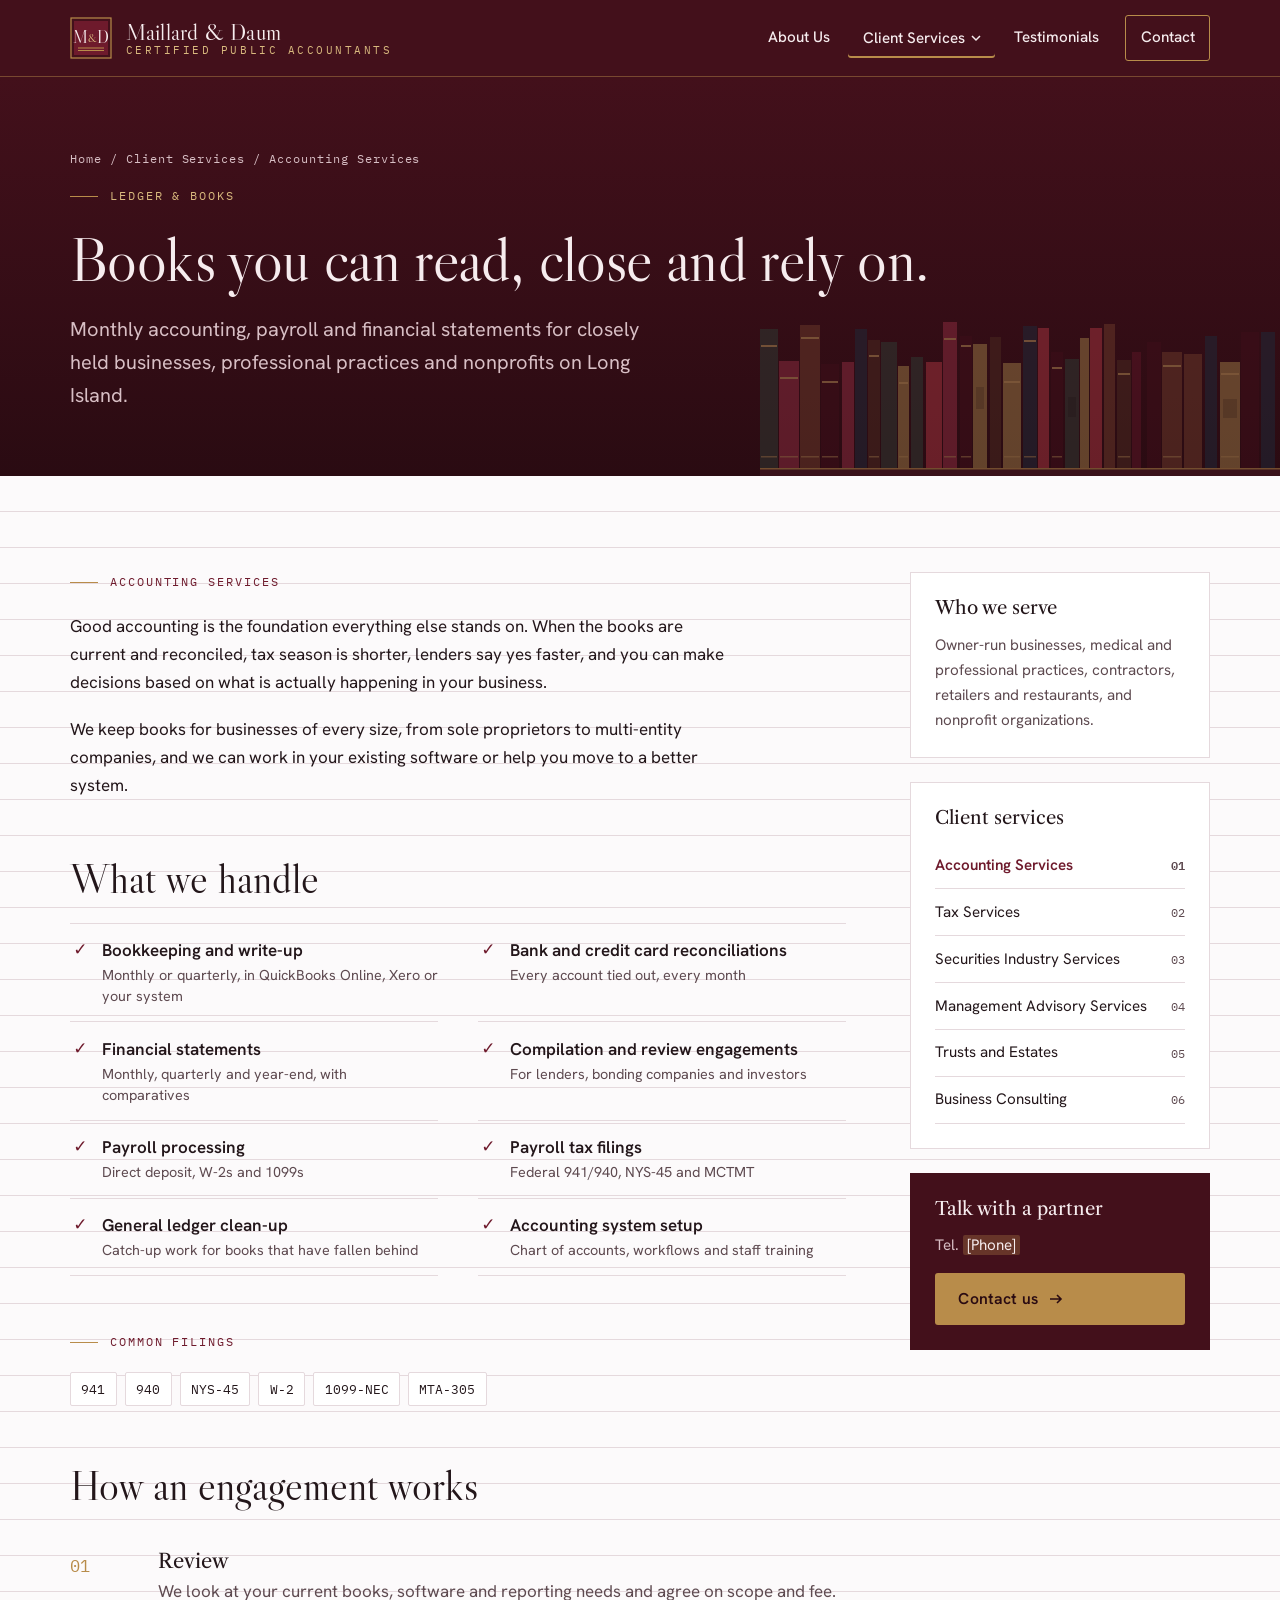
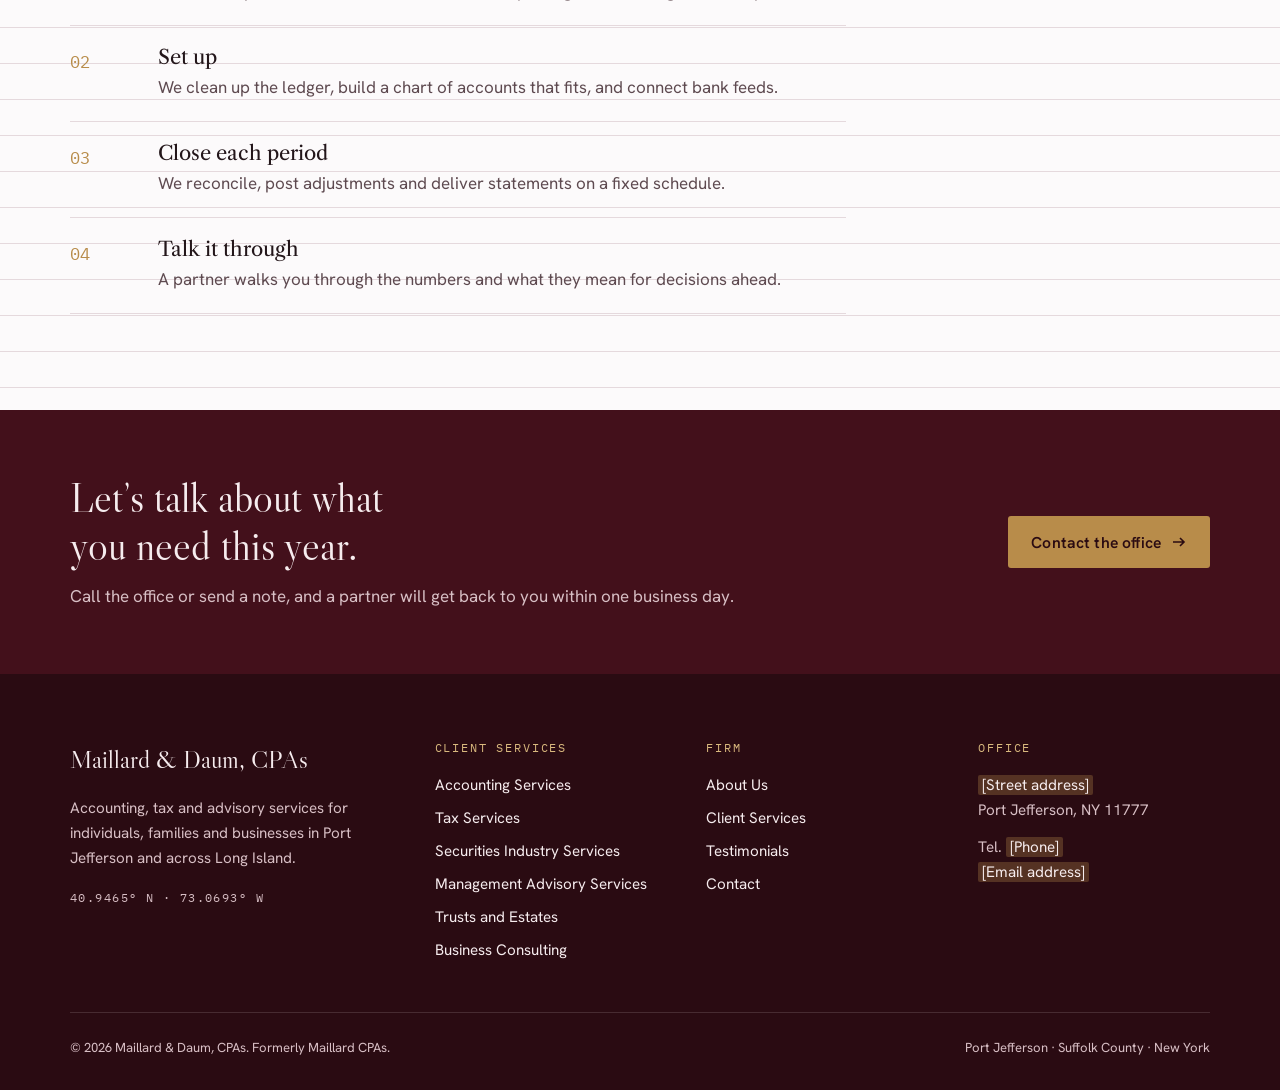
<file: services/accounting-services.html>
<!doctype html>
<html lang="en">
<head>
<meta charset="utf-8">
<meta name="viewport" content="width=device-width, initial-scale=1, viewport-fit=cover">
<title>Accounting Services | Maillard &amp; Daum CPAs</title>
<meta name="description" content="Clean books, monthly close, payroll and financial statements that let you read your business at a glance.">
<!-- Remove this line when the new firm name is announced and the site goes live -->
<meta name="robots" content="noindex, nofollow">
<meta name="theme-color" content="#43101B">
<link rel="preconnect" href="https://fonts.googleapis.com">
<link rel="preconnect" href="https://fonts.gstatic.com" crossorigin>
<link rel="stylesheet" href="https://fonts.googleapis.com/css2?family=Hanken+Grotesk:wght@400;500;600&family=IBM+Plex+Mono:wght@400&family=Libre+Caslon+Display&family=Libre+Caslon+Text:ital,wght@0,400;1,400&display=swap">
<link rel="stylesheet" href="../assets/css/styles.css">
<link rel="icon" href="../assets/favicon.svg" type="image/svg+xml">
</head>
<body>
<a class="skip" href="#main">Skip to content</a>
<header class="site-header">
  <div class="wrap">
    <a class="brand" href="../index.html" aria-label="Maillard &amp; Daum CPAs, home">
      <svg class="brand-mark" viewBox="0 0 42 42" aria-hidden="true"><rect x="1" y="1" width="40" height="40" fill="none" stroke="#B88C4A" stroke-width="1.2"/><rect x="4" y="4" width="34" height="34" fill="#6E1A2C"/><path d="M8 31 H34" stroke="#B88C4A" stroke-width="1"/><path d="M8 33.5 H34" stroke="#B88C4A" stroke-width="1"/><text x="21" y="26" text-anchor="middle" font-family="Libre Caslon Display, Georgia, serif" font-size="17" fill="#F6ECEE">M<tspan font-size="11" fill="#D9B97E" dy="-1">&amp;</tspan><tspan dy="1">D</tspan></text></svg>
      <span class="brand-name"><strong>Maillard &amp; Daum</strong><small>Certified Public Accountants</small></span>
    </a>
    <button class="nav-toggle" aria-expanded="false" aria-controls="site-nav">Menu <svg width="14" height="14" viewBox="0 0 14 14" aria-hidden="true"><path d="M1 3h12M1 7h12M1 11h12" stroke="currentColor" stroke-width="1.5"/></svg></button>
    <nav class="nav" id="site-nav" aria-label="Main">
      <a href="../about.html">About Us</a>
      <div class="dd is-current">
        <button type="button" aria-expanded="false" aria-haspopup="true">Client Services <svg viewBox="0 0 10 10" aria-hidden="true"><path d="M1 3l4 4 4-4" fill="none" stroke="currentColor" stroke-width="1.5"/></svg></button>
        <div class="dd-menu">
          <a href="../services/accounting-services.html" aria-current="page">Accounting Services<span>01</span></a>
<a href="../services/tax-services.html">Tax Services<span>02</span></a>
<a href="../services/securities-industry-services.html">Securities Industry Services<span>03</span></a>
<a href="../services/management-advisory-services.html">Management Advisory Services<span>04</span></a>
<a href="../services/trusts-and-estates.html">Trusts and Estates<span>05</span></a>
<a href="../services/business-consulting.html">Business Consulting<span>06</span></a>
          <a class="all" href="../services/index.html">All client services</a>
        </div>
      </div>
      <a href="../testimonials.html">Testimonials</a>
      <a class="cta-link" href="../contact.html">Contact</a>
    </nav>
  </div>
</header>
<main id="main">
<section class="page-head on-wine">
  <svg class="spines" viewBox="0 0 520 200" aria-hidden="true" xmlns="http://www.w3.org/2000/svg">
<rect x="0" y="53" width="18" height="139" fill="#2F3B34"/>
<rect x="1" y="69" width="16" height="2" fill="#C9A15E" opacity=".85"/>
<rect x="1" y="180" width="16" height="1.5" fill="#C9A15E" opacity=".6"/>
<rect x="19" y="85" width="20" height="107" fill="#8E2C40"/>
<rect x="20" y="101" width="18" height="2" fill="#C9A15E" opacity=".85"/>
<rect x="20" y="180" width="18" height="1.5" fill="#C9A15E" opacity=".6"/>
<rect x="40" y="49" width="20" height="143" fill="#6B3A2A"/>
<rect x="41" y="61" width="18" height="2" fill="#C9A15E" opacity=".85"/>
<rect x="41" y="180" width="18" height="1.5" fill="#C9A15E" opacity=".6"/>
<rect x="61" y="88" width="18" height="104" fill="#3E0E19"/>
<rect x="62" y="105" width="16" height="2" fill="#C9A15E" opacity=".85"/>
<rect x="62" y="180" width="16" height="1.5" fill="#C9A15E" opacity=".6"/>
<rect x="82" y="86" width="12" height="106" fill="#8E2C40"/>
<rect x="95" y="53" width="12" height="139" fill="#1F2A3A"/>
<rect x="108" y="64" width="12" height="128" fill="#4A2A20"/>
<rect x="109" y="79" width="10" height="2" fill="#C9A15E" opacity=".85"/>
<rect x="109" y="180" width="10" height="1.5" fill="#C9A15E" opacity=".6"/>
<rect x="121" y="66" width="16" height="126" fill="#2F3B34"/>
<rect x="138" y="90" width="11" height="102" fill="#9B7A45"/>
<rect x="139" y="106" width="9" height="2" fill="#C9A15E" opacity=".85"/>
<rect x="139" y="180" width="9" height="1.5" fill="#C9A15E" opacity=".6"/>
<rect x="151" y="81" width="12" height="111" fill="#2F3B34"/>
<rect x="166" y="86" width="16" height="106" fill="#A8343F"/>
<rect x="183" y="46" width="14" height="146" fill="#8E2C40"/>
<rect x="184" y="62" width="12" height="2" fill="#C9A15E" opacity=".85"/>
<rect x="184" y="180" width="12" height="1.5" fill="#C9A15E" opacity=".6"/>
<rect x="200" y="60" width="12" height="132" fill="#3E0E19"/>
<rect x="201" y="69" width="10" height="2" fill="#C9A15E" opacity=".85"/>
<rect x="201" y="180" width="10" height="1.5" fill="#C9A15E" opacity=".6"/>
<rect x="213" y="68" width="14" height="124" fill="#9B7A45"/>
<rect x="216" y="111" width="8" height="22" fill="#000" opacity=".18"/>
<rect x="230" y="61" width="11" height="131" fill="#4A2A20"/>
<rect x="243" y="87" width="18" height="105" fill="#9B7A45"/>
<rect x="244" y="105" width="16" height="2" fill="#C9A15E" opacity=".85"/>
<rect x="244" y="180" width="16" height="1.5" fill="#C9A15E" opacity=".6"/>
<rect x="263" y="50" width="14" height="142" fill="#1F2A3A"/>
<rect x="264" y="64" width="12" height="2" fill="#C9A15E" opacity=".85"/>
<rect x="264" y="180" width="12" height="1.5" fill="#C9A15E" opacity=".6"/>
<rect x="278" y="52" width="11" height="140" fill="#A8343F"/>
<rect x="291" y="76" width="12" height="116" fill="#3E0E19"/>
<rect x="292" y="91" width="10" height="2" fill="#C9A15E" opacity=".85"/>
<rect x="292" y="180" width="10" height="1.5" fill="#C9A15E" opacity=".6"/>
<rect x="305" y="83" width="14" height="109" fill="#2F3B34"/>
<rect x="308" y="121" width="8" height="20" fill="#000" opacity=".18"/>
<rect x="320" y="62" width="9" height="130" fill="#9B7A45"/>
<rect x="330" y="52" width="12" height="140" fill="#A8343F"/>
<rect x="344" y="48" width="11" height="144" fill="#6B3A2A"/>
<rect x="357" y="84" width="14" height="108" fill="#4A2A20"/>
<rect x="358" y="97" width="12" height="2" fill="#C9A15E" opacity=".85"/>
<rect x="358" y="180" width="12" height="1.5" fill="#C9A15E" opacity=".6"/>
<rect x="372" y="76" width="9" height="116" fill="#5C1526"/>
<rect x="387" y="66" width="14" height="126" fill="#3E0E19"/>
<rect x="402" y="76" width="20" height="116" fill="#6B3A2A"/>
<rect x="403" y="89" width="18" height="2" fill="#C9A15E" opacity=".85"/>
<rect x="403" y="180" width="18" height="1.5" fill="#C9A15E" opacity=".6"/>
<rect x="424" y="78" width="18" height="114" fill="#6B3A2A"/>
<rect x="445" y="60" width="12" height="132" fill="#1F2A3A"/>
<rect x="460" y="86" width="20" height="106" fill="#9B7A45"/>
<rect x="461" y="97" width="18" height="2" fill="#C9A15E" opacity=".85"/>
<rect x="461" y="180" width="18" height="1.5" fill="#C9A15E" opacity=".6"/>
<rect x="463" y="123" width="14" height="19" fill="#000" opacity=".18"/>
<rect x="481" y="56" width="18" height="136" fill="#3E0E19"/>
<rect x="501" y="56" width="14" height="136" fill="#1F2A3A"/>
<rect x="0" y="192" width="520" height="8" fill="#4A1A22"/><rect x="0" y="192" width="520" height="1.5" fill="#B88C4A"/>
</svg>
  <div class="wrap">
    <nav class="crumbs" aria-label="Breadcrumb"><a href="../index.html">Home</a> <span>/</span> <a href="../services/index.html">Client Services</a> <span>/</span> <span>Accounting Services</span></nav>
    <span class="eyebrow">Ledger &amp; Books</span>
    <h1>Books you can read, close and rely on.</h1>
    <p class="lede">Monthly accounting, payroll and financial statements for closely held businesses, professional practices and nonprofits on Long Island.</p>
  </div>
</section>
<section class="section ledger">
  <div class="wrap svc-layout">
    <div class="svc-main">
      <section><span class="eyebrow">Accounting Services</span><div class="prose"><p>Good accounting is the foundation everything else stands on. When the books are current and reconciled, tax season is shorter, lenders say yes faster, and you can make decisions based on what is actually happening in your business.</p><p>We keep books for businesses of every size, from sole proprietors to multi-entity companies, and we can work in your existing software or help you move to a better system.</p></div></section>
      <section><h2>What we handle</h2><ul class="checklist"><li><strong>Bookkeeping and write-up</strong><small>Monthly or quarterly, in QuickBooks Online, Xero or your system</small></li>
<li><strong>Bank and credit card reconciliations</strong><small>Every account tied out, every month</small></li>
<li><strong>Financial statements</strong><small>Monthly, quarterly and year-end, with comparatives</small></li>
<li><strong>Compilation and review engagements</strong><small>For lenders, bonding companies and investors</small></li>
<li><strong>Payroll processing</strong><small>Direct deposit, W-2s and 1099s</small></li>
<li><strong>Payroll tax filings</strong><small>Federal 941/940, NYS-45 and MCTMT</small></li>
<li><strong>General ledger clean-up</strong><small>Catch-up work for books that have fallen behind</small></li>
<li><strong>Accounting system setup</strong><small>Chart of accounts, workflows and staff training</small></li></ul></section>
      <section><span class="eyebrow">Common filings</span><div class="forms-row"><span>941</span><span>940</span><span>NYS-45</span><span>W-2</span><span>1099-NEC</span><span>MTA-305</span></div></section>
      <section><h2>How an engagement works</h2><ol class="steps"><li><div><h4>Review</h4><p>We look at your current books, software and reporting needs and agree on scope and fee.</p></div></li>
<li><div><h4>Set up</h4><p>We clean up the ledger, build a chart of accounts that fits, and connect bank feeds.</p></div></li>
<li><div><h4>Close each period</h4><p>We reconcile, post adjustments and deliver statements on a fixed schedule.</p></div></li>
<li><div><h4>Talk it through</h4><p>A partner walks you through the numbers and what they mean for decisions ahead.</p></div></li></ol></section>
    </div>
    <aside class="aside">
      <div class="aside-box"><h4>Who we serve</h4><p>Owner-run businesses, medical and professional practices, contractors, retailers and restaurants, and nonprofit organizations.</p></div>
      <div class="aside-box"><h4>Client services</h4><ul class="aside-nav"><li><a href="accounting-services.html" aria-current="page">Accounting Services<span>01</span></a></li>
<li><a href="tax-services.html">Tax Services<span>02</span></a></li>
<li><a href="securities-industry-services.html">Securities Industry Services<span>03</span></a></li>
<li><a href="management-advisory-services.html">Management Advisory Services<span>04</span></a></li>
<li><a href="trusts-and-estates.html">Trusts and Estates<span>05</span></a></li>
<li><a href="business-consulting.html">Business Consulting<span>06</span></a></li></ul></div>
      <div class="aside-box dark on-wine"><h4>Talk with a partner</h4><p>Tel. <span class="ph">[Phone]</span></p><a class="btn btn-brass" href="../contact.html">Contact us <svg viewBox="0 0 16 16" aria-hidden="true"><path d="M2 8h11M9 4l4 4-4 4" fill="none" stroke="currentColor" stroke-width="1.6"/></svg></a></div>
    </aside>
  </div>
</section>
<section class="cta-band on-wine">
  <div class="wrap">
    <div style="display:grid;gap:.75rem;min-width:0">
      <h2>Let&rsquo;s talk about what you need this year.</h2>
      <p>Call the office or send a note, and a partner will get back to you within one business day.</p>
    </div>
    <div class="btns"><a class="btn btn-brass" href="../contact.html">Contact the office <svg viewBox="0 0 16 16" aria-hidden="true"><path d="M2 8h11M9 4l4 4-4 4" fill="none" stroke="currentColor" stroke-width="1.6"/></svg></a></div>
  </div>
</section>
</main>
<footer class="site-footer on-wine">
  <div class="wrap">
    <div class="foot-grid">
      <div class="foot-brand">
        <strong>Maillard &amp; Daum, CPAs</strong>
        <p>Accounting, tax and advisory services for individuals, families and businesses in Port Jefferson and across Long Island.</p>
        <p style="font-family:var(--f-mono);font-size:.75rem;letter-spacing:.12em">40.9465&deg; N &middot; 73.0693&deg; W</p>
      </div>
      <div><h5>Client Services</h5><ul><li><a href="../services/accounting-services.html">Accounting Services</a></li>
<li><a href="../services/tax-services.html">Tax Services</a></li>
<li><a href="../services/securities-industry-services.html">Securities Industry Services</a></li>
<li><a href="../services/management-advisory-services.html">Management Advisory Services</a></li>
<li><a href="../services/trusts-and-estates.html">Trusts and Estates</a></li>
<li><a href="../services/business-consulting.html">Business Consulting</a></li></ul></div>
      <div><h5>Firm</h5><ul>
        <li><a href="../about.html">About Us</a></li>
        <li><a href="../services/index.html">Client Services</a></li>
        <li><a href="../testimonials.html">Testimonials</a></li>
        <li><a href="../contact.html">Contact</a></li>
      </ul></div>
      <div><h5>Office</h5><p><span class="ph">[Street address]</span><br>Port Jefferson, NY 11777</p><p style="margin-top:.75rem">Tel. <span class="ph">[Phone]</span><br><span class="ph">[Email address]</span></p></div>
    </div>
    <div class="foot-base">
      <span>&copy; <span id="year">2026</span> Maillard &amp; Daum, CPAs. Formerly Maillard CPAs.</span>
      <span>Port Jefferson &middot; Suffolk County &middot; New York</span>
    </div>
  </div>
</footer>
<script src="../assets/js/main.js"></script>
</body>
</html>
</file>
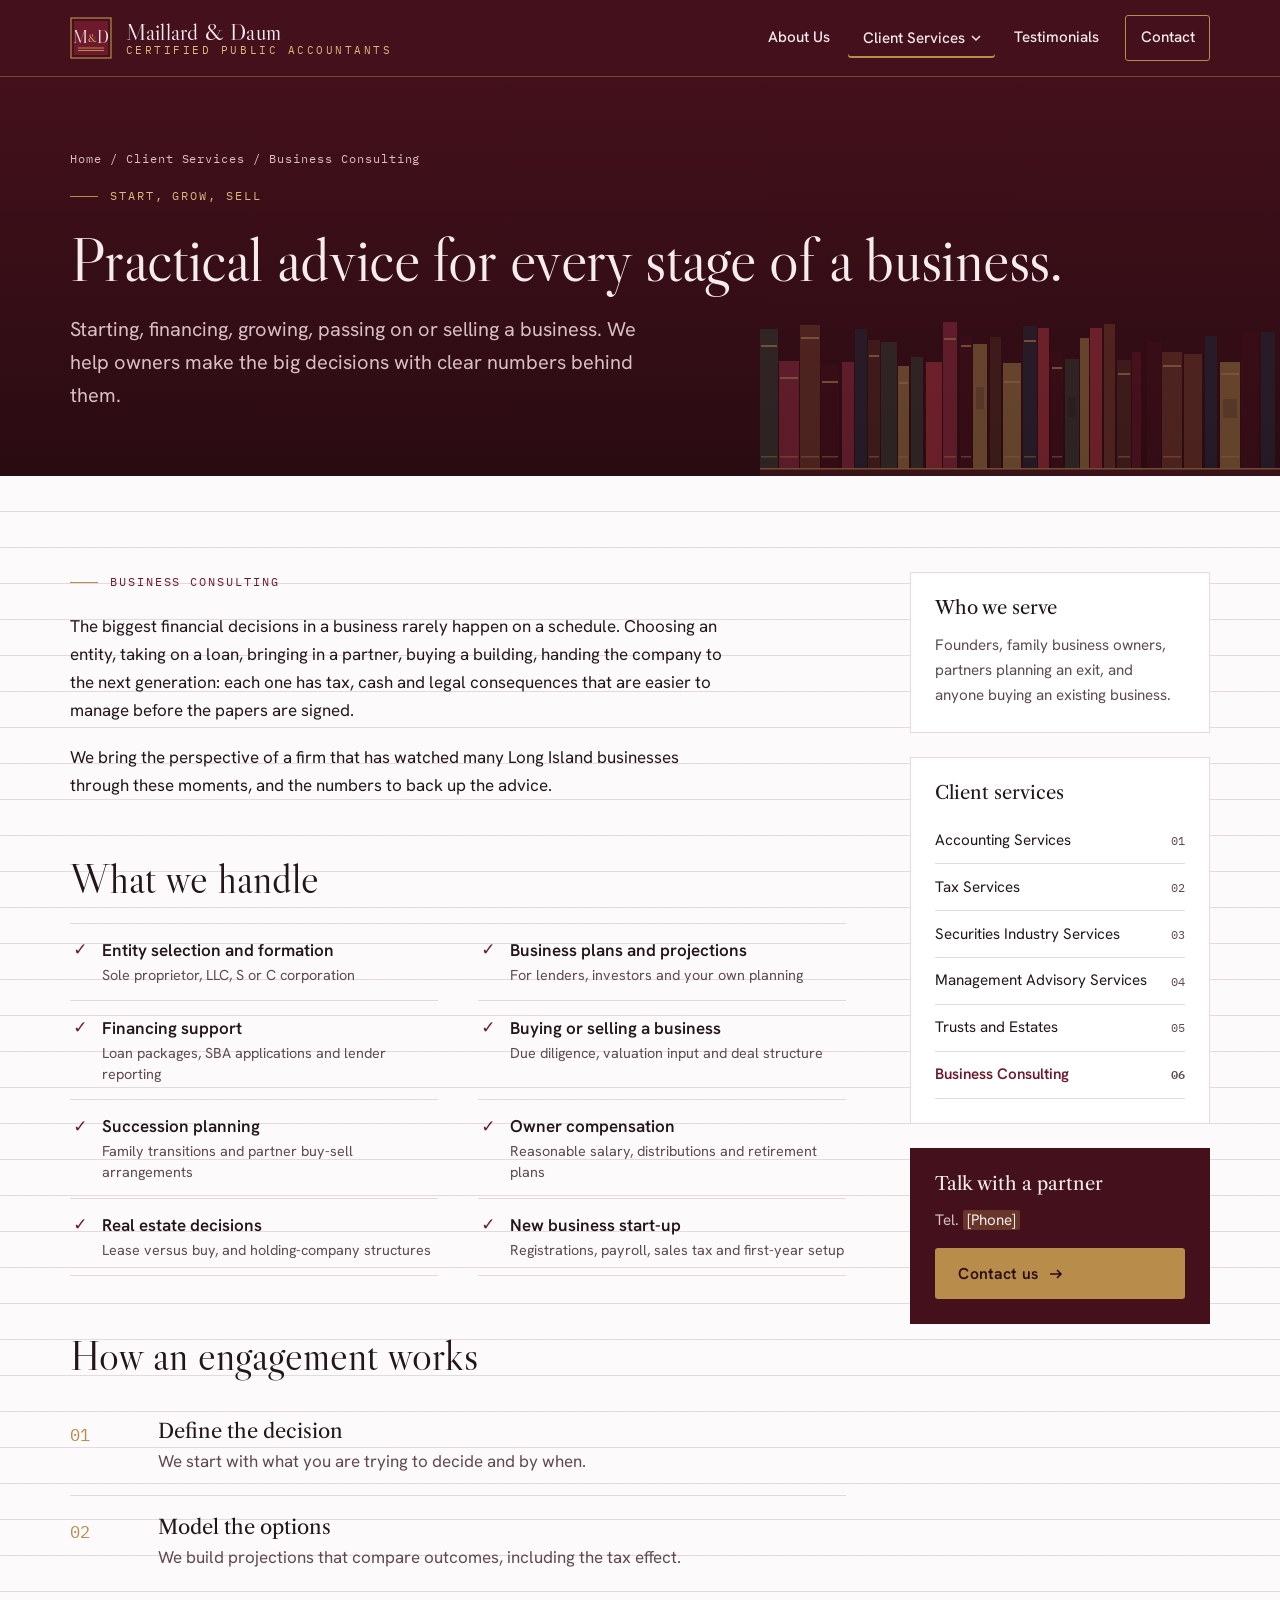
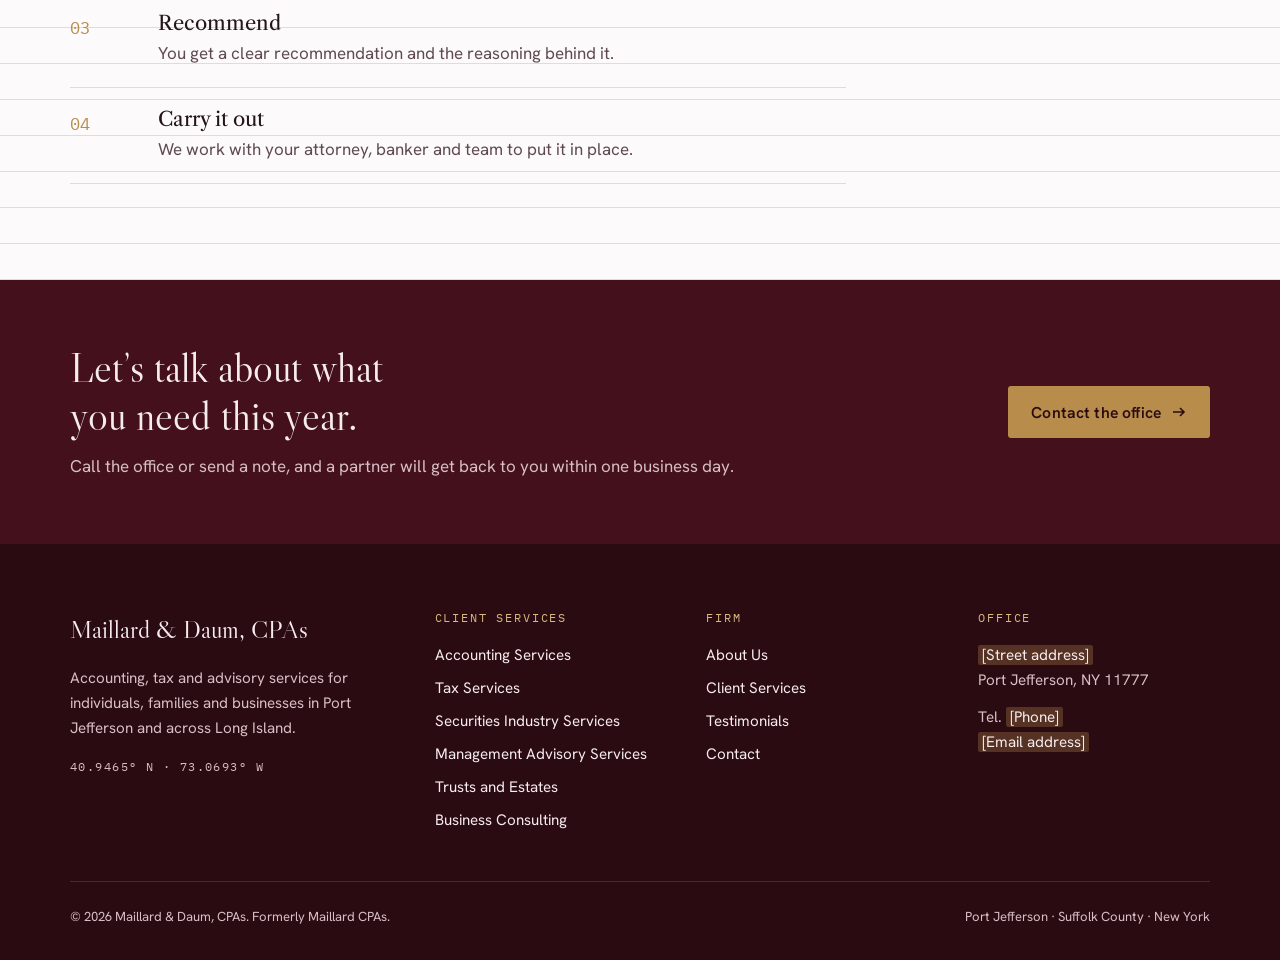
<file: services/business-consulting.html>
<!doctype html>
<html lang="en">
<head>
<meta charset="utf-8">
<meta name="viewport" content="width=device-width, initial-scale=1, viewport-fit=cover">
<title>Business Consulting | Maillard &amp; Daum CPAs</title>
<meta name="description" content="Entity choice, financing, succession and sale planning for owners at every stage of a business.">
<!-- Remove this line when the new firm name is announced and the site goes live -->
<meta name="robots" content="noindex, nofollow">
<meta name="theme-color" content="#43101B">
<link rel="preconnect" href="https://fonts.googleapis.com">
<link rel="preconnect" href="https://fonts.gstatic.com" crossorigin>
<link rel="stylesheet" href="https://fonts.googleapis.com/css2?family=Hanken+Grotesk:wght@400;500;600&family=IBM+Plex+Mono:wght@400&family=Libre+Caslon+Display&family=Libre+Caslon+Text:ital,wght@0,400;1,400&display=swap">
<link rel="stylesheet" href="../assets/css/styles.css">
<link rel="icon" href="../assets/favicon.svg" type="image/svg+xml">
</head>
<body>
<a class="skip" href="#main">Skip to content</a>
<header class="site-header">
  <div class="wrap">
    <a class="brand" href="../index.html" aria-label="Maillard &amp; Daum CPAs, home">
      <svg class="brand-mark" viewBox="0 0 42 42" aria-hidden="true"><rect x="1" y="1" width="40" height="40" fill="none" stroke="#B88C4A" stroke-width="1.2"/><rect x="4" y="4" width="34" height="34" fill="#6E1A2C"/><path d="M8 31 H34" stroke="#B88C4A" stroke-width="1"/><path d="M8 33.5 H34" stroke="#B88C4A" stroke-width="1"/><text x="21" y="26" text-anchor="middle" font-family="Libre Caslon Display, Georgia, serif" font-size="17" fill="#F6ECEE">M<tspan font-size="11" fill="#D9B97E" dy="-1">&amp;</tspan><tspan dy="1">D</tspan></text></svg>
      <span class="brand-name"><strong>Maillard &amp; Daum</strong><small>Certified Public Accountants</small></span>
    </a>
    <button class="nav-toggle" aria-expanded="false" aria-controls="site-nav">Menu <svg width="14" height="14" viewBox="0 0 14 14" aria-hidden="true"><path d="M1 3h12M1 7h12M1 11h12" stroke="currentColor" stroke-width="1.5"/></svg></button>
    <nav class="nav" id="site-nav" aria-label="Main">
      <a href="../about.html">About Us</a>
      <div class="dd is-current">
        <button type="button" aria-expanded="false" aria-haspopup="true">Client Services <svg viewBox="0 0 10 10" aria-hidden="true"><path d="M1 3l4 4 4-4" fill="none" stroke="currentColor" stroke-width="1.5"/></svg></button>
        <div class="dd-menu">
          <a href="../services/accounting-services.html">Accounting Services<span>01</span></a>
<a href="../services/tax-services.html">Tax Services<span>02</span></a>
<a href="../services/securities-industry-services.html">Securities Industry Services<span>03</span></a>
<a href="../services/management-advisory-services.html">Management Advisory Services<span>04</span></a>
<a href="../services/trusts-and-estates.html">Trusts and Estates<span>05</span></a>
<a href="../services/business-consulting.html" aria-current="page">Business Consulting<span>06</span></a>
          <a class="all" href="../services/index.html">All client services</a>
        </div>
      </div>
      <a href="../testimonials.html">Testimonials</a>
      <a class="cta-link" href="../contact.html">Contact</a>
    </nav>
  </div>
</header>
<main id="main">
<section class="page-head on-wine">
  <svg class="spines" viewBox="0 0 520 200" aria-hidden="true" xmlns="http://www.w3.org/2000/svg">
<rect x="0" y="53" width="18" height="139" fill="#2F3B34"/>
<rect x="1" y="69" width="16" height="2" fill="#C9A15E" opacity=".85"/>
<rect x="1" y="180" width="16" height="1.5" fill="#C9A15E" opacity=".6"/>
<rect x="19" y="85" width="20" height="107" fill="#8E2C40"/>
<rect x="20" y="101" width="18" height="2" fill="#C9A15E" opacity=".85"/>
<rect x="20" y="180" width="18" height="1.5" fill="#C9A15E" opacity=".6"/>
<rect x="40" y="49" width="20" height="143" fill="#6B3A2A"/>
<rect x="41" y="61" width="18" height="2" fill="#C9A15E" opacity=".85"/>
<rect x="41" y="180" width="18" height="1.5" fill="#C9A15E" opacity=".6"/>
<rect x="61" y="88" width="18" height="104" fill="#3E0E19"/>
<rect x="62" y="105" width="16" height="2" fill="#C9A15E" opacity=".85"/>
<rect x="62" y="180" width="16" height="1.5" fill="#C9A15E" opacity=".6"/>
<rect x="82" y="86" width="12" height="106" fill="#8E2C40"/>
<rect x="95" y="53" width="12" height="139" fill="#1F2A3A"/>
<rect x="108" y="64" width="12" height="128" fill="#4A2A20"/>
<rect x="109" y="79" width="10" height="2" fill="#C9A15E" opacity=".85"/>
<rect x="109" y="180" width="10" height="1.5" fill="#C9A15E" opacity=".6"/>
<rect x="121" y="66" width="16" height="126" fill="#2F3B34"/>
<rect x="138" y="90" width="11" height="102" fill="#9B7A45"/>
<rect x="139" y="106" width="9" height="2" fill="#C9A15E" opacity=".85"/>
<rect x="139" y="180" width="9" height="1.5" fill="#C9A15E" opacity=".6"/>
<rect x="151" y="81" width="12" height="111" fill="#2F3B34"/>
<rect x="166" y="86" width="16" height="106" fill="#A8343F"/>
<rect x="183" y="46" width="14" height="146" fill="#8E2C40"/>
<rect x="184" y="62" width="12" height="2" fill="#C9A15E" opacity=".85"/>
<rect x="184" y="180" width="12" height="1.5" fill="#C9A15E" opacity=".6"/>
<rect x="200" y="60" width="12" height="132" fill="#3E0E19"/>
<rect x="201" y="69" width="10" height="2" fill="#C9A15E" opacity=".85"/>
<rect x="201" y="180" width="10" height="1.5" fill="#C9A15E" opacity=".6"/>
<rect x="213" y="68" width="14" height="124" fill="#9B7A45"/>
<rect x="216" y="111" width="8" height="22" fill="#000" opacity=".18"/>
<rect x="230" y="61" width="11" height="131" fill="#4A2A20"/>
<rect x="243" y="87" width="18" height="105" fill="#9B7A45"/>
<rect x="244" y="105" width="16" height="2" fill="#C9A15E" opacity=".85"/>
<rect x="244" y="180" width="16" height="1.5" fill="#C9A15E" opacity=".6"/>
<rect x="263" y="50" width="14" height="142" fill="#1F2A3A"/>
<rect x="264" y="64" width="12" height="2" fill="#C9A15E" opacity=".85"/>
<rect x="264" y="180" width="12" height="1.5" fill="#C9A15E" opacity=".6"/>
<rect x="278" y="52" width="11" height="140" fill="#A8343F"/>
<rect x="291" y="76" width="12" height="116" fill="#3E0E19"/>
<rect x="292" y="91" width="10" height="2" fill="#C9A15E" opacity=".85"/>
<rect x="292" y="180" width="10" height="1.5" fill="#C9A15E" opacity=".6"/>
<rect x="305" y="83" width="14" height="109" fill="#2F3B34"/>
<rect x="308" y="121" width="8" height="20" fill="#000" opacity=".18"/>
<rect x="320" y="62" width="9" height="130" fill="#9B7A45"/>
<rect x="330" y="52" width="12" height="140" fill="#A8343F"/>
<rect x="344" y="48" width="11" height="144" fill="#6B3A2A"/>
<rect x="357" y="84" width="14" height="108" fill="#4A2A20"/>
<rect x="358" y="97" width="12" height="2" fill="#C9A15E" opacity=".85"/>
<rect x="358" y="180" width="12" height="1.5" fill="#C9A15E" opacity=".6"/>
<rect x="372" y="76" width="9" height="116" fill="#5C1526"/>
<rect x="387" y="66" width="14" height="126" fill="#3E0E19"/>
<rect x="402" y="76" width="20" height="116" fill="#6B3A2A"/>
<rect x="403" y="89" width="18" height="2" fill="#C9A15E" opacity=".85"/>
<rect x="403" y="180" width="18" height="1.5" fill="#C9A15E" opacity=".6"/>
<rect x="424" y="78" width="18" height="114" fill="#6B3A2A"/>
<rect x="445" y="60" width="12" height="132" fill="#1F2A3A"/>
<rect x="460" y="86" width="20" height="106" fill="#9B7A45"/>
<rect x="461" y="97" width="18" height="2" fill="#C9A15E" opacity=".85"/>
<rect x="461" y="180" width="18" height="1.5" fill="#C9A15E" opacity=".6"/>
<rect x="463" y="123" width="14" height="19" fill="#000" opacity=".18"/>
<rect x="481" y="56" width="18" height="136" fill="#3E0E19"/>
<rect x="501" y="56" width="14" height="136" fill="#1F2A3A"/>
<rect x="0" y="192" width="520" height="8" fill="#4A1A22"/><rect x="0" y="192" width="520" height="1.5" fill="#B88C4A"/>
</svg>
  <div class="wrap">
    <nav class="crumbs" aria-label="Breadcrumb"><a href="../index.html">Home</a> <span>/</span> <a href="../services/index.html">Client Services</a> <span>/</span> <span>Business Consulting</span></nav>
    <span class="eyebrow">Start, Grow, Sell</span>
    <h1>Practical advice for every stage of a business.</h1>
    <p class="lede">Starting, financing, growing, passing on or selling a business. We help owners make the big decisions with clear numbers behind them.</p>
  </div>
</section>
<section class="section ledger">
  <div class="wrap svc-layout">
    <div class="svc-main">
      <section><span class="eyebrow">Business Consulting</span><div class="prose"><p>The biggest financial decisions in a business rarely happen on a schedule. Choosing an entity, taking on a loan, bringing in a partner, buying a building, handing the company to the next generation: each one has tax, cash and legal consequences that are easier to manage before the papers are signed.</p><p>We bring the perspective of a firm that has watched many Long Island businesses through these moments, and the numbers to back up the advice.</p></div></section>
      <section><h2>What we handle</h2><ul class="checklist"><li><strong>Entity selection and formation</strong><small>Sole proprietor, LLC, S or C corporation</small></li>
<li><strong>Business plans and projections</strong><small>For lenders, investors and your own planning</small></li>
<li><strong>Financing support</strong><small>Loan packages, SBA applications and lender reporting</small></li>
<li><strong>Buying or selling a business</strong><small>Due diligence, valuation input and deal structure</small></li>
<li><strong>Succession planning</strong><small>Family transitions and partner buy-sell arrangements</small></li>
<li><strong>Owner compensation</strong><small>Reasonable salary, distributions and retirement plans</small></li>
<li><strong>Real estate decisions</strong><small>Lease versus buy, and holding-company structures</small></li>
<li><strong>New business start-up</strong><small>Registrations, payroll, sales tax and first-year setup</small></li></ul></section>
      
      <section><h2>How an engagement works</h2><ol class="steps"><li><div><h4>Define the decision</h4><p>We start with what you are trying to decide and by when.</p></div></li>
<li><div><h4>Model the options</h4><p>We build projections that compare outcomes, including the tax effect.</p></div></li>
<li><div><h4>Recommend</h4><p>You get a clear recommendation and the reasoning behind it.</p></div></li>
<li><div><h4>Carry it out</h4><p>We work with your attorney, banker and team to put it in place.</p></div></li></ol></section>
    </div>
    <aside class="aside">
      <div class="aside-box"><h4>Who we serve</h4><p>Founders, family business owners, partners planning an exit, and anyone buying an existing business.</p></div>
      <div class="aside-box"><h4>Client services</h4><ul class="aside-nav"><li><a href="accounting-services.html">Accounting Services<span>01</span></a></li>
<li><a href="tax-services.html">Tax Services<span>02</span></a></li>
<li><a href="securities-industry-services.html">Securities Industry Services<span>03</span></a></li>
<li><a href="management-advisory-services.html">Management Advisory Services<span>04</span></a></li>
<li><a href="trusts-and-estates.html">Trusts and Estates<span>05</span></a></li>
<li><a href="business-consulting.html" aria-current="page">Business Consulting<span>06</span></a></li></ul></div>
      <div class="aside-box dark on-wine"><h4>Talk with a partner</h4><p>Tel. <span class="ph">[Phone]</span></p><a class="btn btn-brass" href="../contact.html">Contact us <svg viewBox="0 0 16 16" aria-hidden="true"><path d="M2 8h11M9 4l4 4-4 4" fill="none" stroke="currentColor" stroke-width="1.6"/></svg></a></div>
    </aside>
  </div>
</section>
<section class="cta-band on-wine">
  <div class="wrap">
    <div style="display:grid;gap:.75rem;min-width:0">
      <h2>Let&rsquo;s talk about what you need this year.</h2>
      <p>Call the office or send a note, and a partner will get back to you within one business day.</p>
    </div>
    <div class="btns"><a class="btn btn-brass" href="../contact.html">Contact the office <svg viewBox="0 0 16 16" aria-hidden="true"><path d="M2 8h11M9 4l4 4-4 4" fill="none" stroke="currentColor" stroke-width="1.6"/></svg></a></div>
  </div>
</section>
</main>
<footer class="site-footer on-wine">
  <div class="wrap">
    <div class="foot-grid">
      <div class="foot-brand">
        <strong>Maillard &amp; Daum, CPAs</strong>
        <p>Accounting, tax and advisory services for individuals, families and businesses in Port Jefferson and across Long Island.</p>
        <p style="font-family:var(--f-mono);font-size:.75rem;letter-spacing:.12em">40.9465&deg; N &middot; 73.0693&deg; W</p>
      </div>
      <div><h5>Client Services</h5><ul><li><a href="../services/accounting-services.html">Accounting Services</a></li>
<li><a href="../services/tax-services.html">Tax Services</a></li>
<li><a href="../services/securities-industry-services.html">Securities Industry Services</a></li>
<li><a href="../services/management-advisory-services.html">Management Advisory Services</a></li>
<li><a href="../services/trusts-and-estates.html">Trusts and Estates</a></li>
<li><a href="../services/business-consulting.html">Business Consulting</a></li></ul></div>
      <div><h5>Firm</h5><ul>
        <li><a href="../about.html">About Us</a></li>
        <li><a href="../services/index.html">Client Services</a></li>
        <li><a href="../testimonials.html">Testimonials</a></li>
        <li><a href="../contact.html">Contact</a></li>
      </ul></div>
      <div><h5>Office</h5><p><span class="ph">[Street address]</span><br>Port Jefferson, NY 11777</p><p style="margin-top:.75rem">Tel. <span class="ph">[Phone]</span><br><span class="ph">[Email address]</span></p></div>
    </div>
    <div class="foot-base">
      <span>&copy; <span id="year">2026</span> Maillard &amp; Daum, CPAs. Formerly Maillard CPAs.</span>
      <span>Port Jefferson &middot; Suffolk County &middot; New York</span>
    </div>
  </div>
</footer>
<script src="../assets/js/main.js"></script>
</body>
</html>
</file>
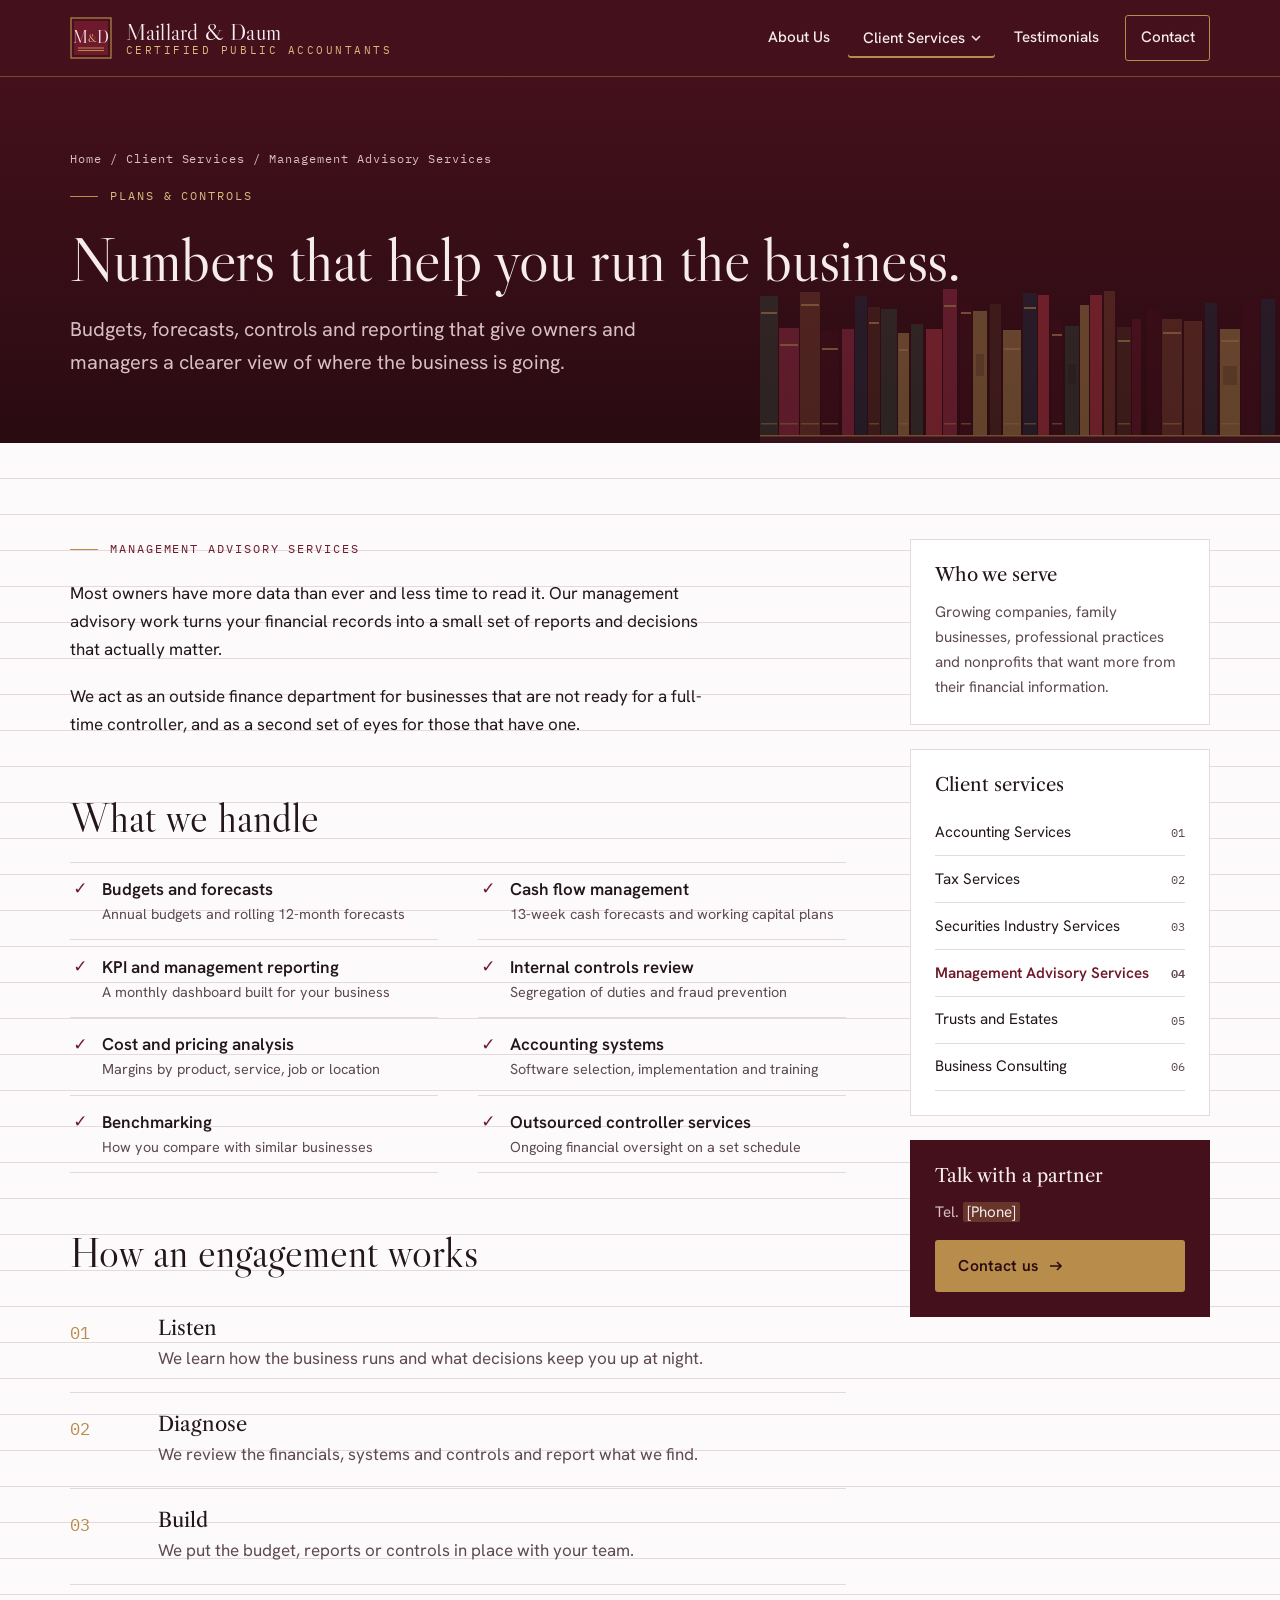
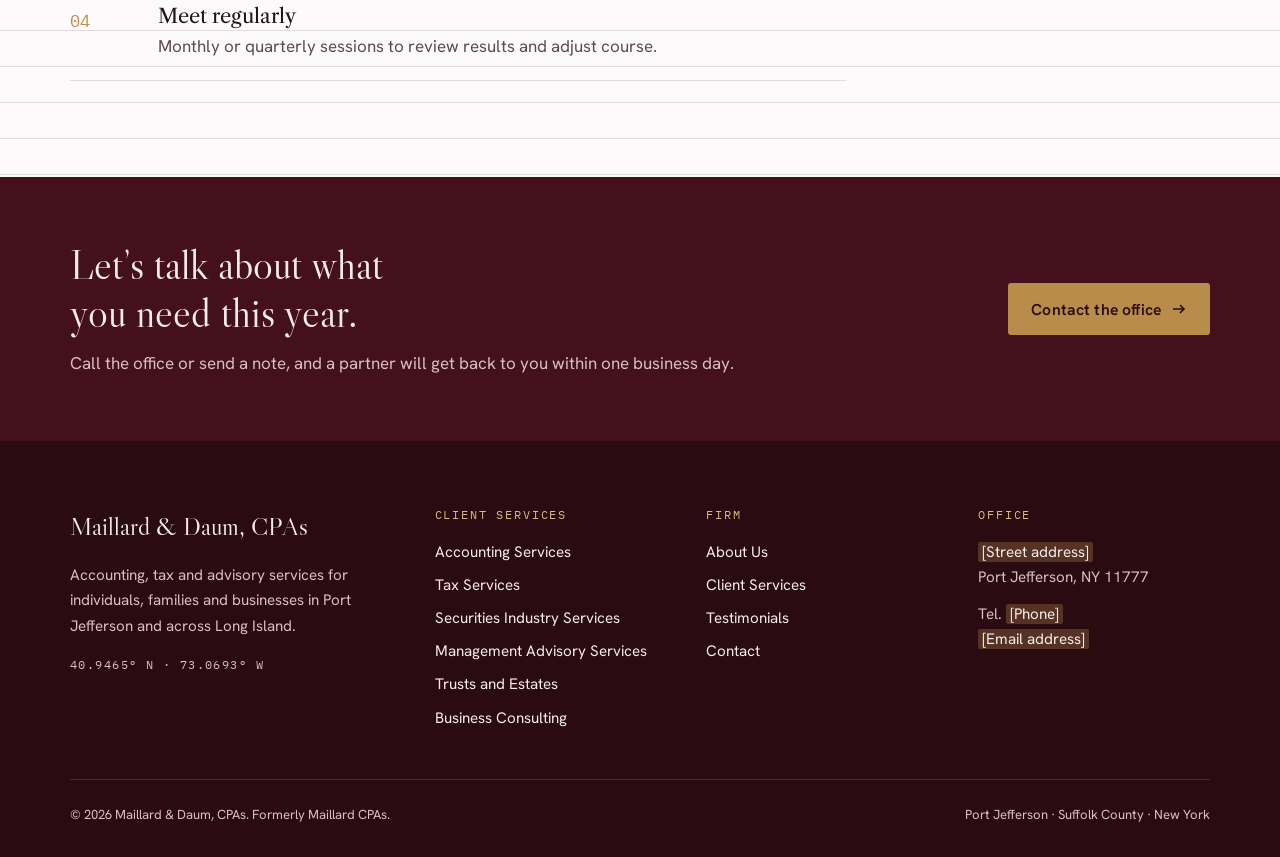
<file: services/management-advisory-services.html>
<!doctype html>
<html lang="en">
<head>
<meta charset="utf-8">
<meta name="viewport" content="width=device-width, initial-scale=1, viewport-fit=cover">
<title>Management Advisory Services | Maillard &amp; Daum CPAs</title>
<meta name="description" content="Budgets, forecasts, internal controls and reporting that give owners and managers a clearer view forward.">
<!-- Remove this line when the new firm name is announced and the site goes live -->
<meta name="robots" content="noindex, nofollow">
<meta name="theme-color" content="#43101B">
<link rel="preconnect" href="https://fonts.googleapis.com">
<link rel="preconnect" href="https://fonts.gstatic.com" crossorigin>
<link rel="stylesheet" href="https://fonts.googleapis.com/css2?family=Hanken+Grotesk:wght@400;500;600&family=IBM+Plex+Mono:wght@400&family=Libre+Caslon+Display&family=Libre+Caslon+Text:ital,wght@0,400;1,400&display=swap">
<link rel="stylesheet" href="../assets/css/styles.css">
<link rel="icon" href="../assets/favicon.svg" type="image/svg+xml">
</head>
<body>
<a class="skip" href="#main">Skip to content</a>
<header class="site-header">
  <div class="wrap">
    <a class="brand" href="../index.html" aria-label="Maillard &amp; Daum CPAs, home">
      <svg class="brand-mark" viewBox="0 0 42 42" aria-hidden="true"><rect x="1" y="1" width="40" height="40" fill="none" stroke="#B88C4A" stroke-width="1.2"/><rect x="4" y="4" width="34" height="34" fill="#6E1A2C"/><path d="M8 31 H34" stroke="#B88C4A" stroke-width="1"/><path d="M8 33.5 H34" stroke="#B88C4A" stroke-width="1"/><text x="21" y="26" text-anchor="middle" font-family="Libre Caslon Display, Georgia, serif" font-size="17" fill="#F6ECEE">M<tspan font-size="11" fill="#D9B97E" dy="-1">&amp;</tspan><tspan dy="1">D</tspan></text></svg>
      <span class="brand-name"><strong>Maillard &amp; Daum</strong><small>Certified Public Accountants</small></span>
    </a>
    <button class="nav-toggle" aria-expanded="false" aria-controls="site-nav">Menu <svg width="14" height="14" viewBox="0 0 14 14" aria-hidden="true"><path d="M1 3h12M1 7h12M1 11h12" stroke="currentColor" stroke-width="1.5"/></svg></button>
    <nav class="nav" id="site-nav" aria-label="Main">
      <a href="../about.html">About Us</a>
      <div class="dd is-current">
        <button type="button" aria-expanded="false" aria-haspopup="true">Client Services <svg viewBox="0 0 10 10" aria-hidden="true"><path d="M1 3l4 4 4-4" fill="none" stroke="currentColor" stroke-width="1.5"/></svg></button>
        <div class="dd-menu">
          <a href="../services/accounting-services.html">Accounting Services<span>01</span></a>
<a href="../services/tax-services.html">Tax Services<span>02</span></a>
<a href="../services/securities-industry-services.html">Securities Industry Services<span>03</span></a>
<a href="../services/management-advisory-services.html" aria-current="page">Management Advisory Services<span>04</span></a>
<a href="../services/trusts-and-estates.html">Trusts and Estates<span>05</span></a>
<a href="../services/business-consulting.html">Business Consulting<span>06</span></a>
          <a class="all" href="../services/index.html">All client services</a>
        </div>
      </div>
      <a href="../testimonials.html">Testimonials</a>
      <a class="cta-link" href="../contact.html">Contact</a>
    </nav>
  </div>
</header>
<main id="main">
<section class="page-head on-wine">
  <svg class="spines" viewBox="0 0 520 200" aria-hidden="true" xmlns="http://www.w3.org/2000/svg">
<rect x="0" y="53" width="18" height="139" fill="#2F3B34"/>
<rect x="1" y="69" width="16" height="2" fill="#C9A15E" opacity=".85"/>
<rect x="1" y="180" width="16" height="1.5" fill="#C9A15E" opacity=".6"/>
<rect x="19" y="85" width="20" height="107" fill="#8E2C40"/>
<rect x="20" y="101" width="18" height="2" fill="#C9A15E" opacity=".85"/>
<rect x="20" y="180" width="18" height="1.5" fill="#C9A15E" opacity=".6"/>
<rect x="40" y="49" width="20" height="143" fill="#6B3A2A"/>
<rect x="41" y="61" width="18" height="2" fill="#C9A15E" opacity=".85"/>
<rect x="41" y="180" width="18" height="1.5" fill="#C9A15E" opacity=".6"/>
<rect x="61" y="88" width="18" height="104" fill="#3E0E19"/>
<rect x="62" y="105" width="16" height="2" fill="#C9A15E" opacity=".85"/>
<rect x="62" y="180" width="16" height="1.5" fill="#C9A15E" opacity=".6"/>
<rect x="82" y="86" width="12" height="106" fill="#8E2C40"/>
<rect x="95" y="53" width="12" height="139" fill="#1F2A3A"/>
<rect x="108" y="64" width="12" height="128" fill="#4A2A20"/>
<rect x="109" y="79" width="10" height="2" fill="#C9A15E" opacity=".85"/>
<rect x="109" y="180" width="10" height="1.5" fill="#C9A15E" opacity=".6"/>
<rect x="121" y="66" width="16" height="126" fill="#2F3B34"/>
<rect x="138" y="90" width="11" height="102" fill="#9B7A45"/>
<rect x="139" y="106" width="9" height="2" fill="#C9A15E" opacity=".85"/>
<rect x="139" y="180" width="9" height="1.5" fill="#C9A15E" opacity=".6"/>
<rect x="151" y="81" width="12" height="111" fill="#2F3B34"/>
<rect x="166" y="86" width="16" height="106" fill="#A8343F"/>
<rect x="183" y="46" width="14" height="146" fill="#8E2C40"/>
<rect x="184" y="62" width="12" height="2" fill="#C9A15E" opacity=".85"/>
<rect x="184" y="180" width="12" height="1.5" fill="#C9A15E" opacity=".6"/>
<rect x="200" y="60" width="12" height="132" fill="#3E0E19"/>
<rect x="201" y="69" width="10" height="2" fill="#C9A15E" opacity=".85"/>
<rect x="201" y="180" width="10" height="1.5" fill="#C9A15E" opacity=".6"/>
<rect x="213" y="68" width="14" height="124" fill="#9B7A45"/>
<rect x="216" y="111" width="8" height="22" fill="#000" opacity=".18"/>
<rect x="230" y="61" width="11" height="131" fill="#4A2A20"/>
<rect x="243" y="87" width="18" height="105" fill="#9B7A45"/>
<rect x="244" y="105" width="16" height="2" fill="#C9A15E" opacity=".85"/>
<rect x="244" y="180" width="16" height="1.5" fill="#C9A15E" opacity=".6"/>
<rect x="263" y="50" width="14" height="142" fill="#1F2A3A"/>
<rect x="264" y="64" width="12" height="2" fill="#C9A15E" opacity=".85"/>
<rect x="264" y="180" width="12" height="1.5" fill="#C9A15E" opacity=".6"/>
<rect x="278" y="52" width="11" height="140" fill="#A8343F"/>
<rect x="291" y="76" width="12" height="116" fill="#3E0E19"/>
<rect x="292" y="91" width="10" height="2" fill="#C9A15E" opacity=".85"/>
<rect x="292" y="180" width="10" height="1.5" fill="#C9A15E" opacity=".6"/>
<rect x="305" y="83" width="14" height="109" fill="#2F3B34"/>
<rect x="308" y="121" width="8" height="20" fill="#000" opacity=".18"/>
<rect x="320" y="62" width="9" height="130" fill="#9B7A45"/>
<rect x="330" y="52" width="12" height="140" fill="#A8343F"/>
<rect x="344" y="48" width="11" height="144" fill="#6B3A2A"/>
<rect x="357" y="84" width="14" height="108" fill="#4A2A20"/>
<rect x="358" y="97" width="12" height="2" fill="#C9A15E" opacity=".85"/>
<rect x="358" y="180" width="12" height="1.5" fill="#C9A15E" opacity=".6"/>
<rect x="372" y="76" width="9" height="116" fill="#5C1526"/>
<rect x="387" y="66" width="14" height="126" fill="#3E0E19"/>
<rect x="402" y="76" width="20" height="116" fill="#6B3A2A"/>
<rect x="403" y="89" width="18" height="2" fill="#C9A15E" opacity=".85"/>
<rect x="403" y="180" width="18" height="1.5" fill="#C9A15E" opacity=".6"/>
<rect x="424" y="78" width="18" height="114" fill="#6B3A2A"/>
<rect x="445" y="60" width="12" height="132" fill="#1F2A3A"/>
<rect x="460" y="86" width="20" height="106" fill="#9B7A45"/>
<rect x="461" y="97" width="18" height="2" fill="#C9A15E" opacity=".85"/>
<rect x="461" y="180" width="18" height="1.5" fill="#C9A15E" opacity=".6"/>
<rect x="463" y="123" width="14" height="19" fill="#000" opacity=".18"/>
<rect x="481" y="56" width="18" height="136" fill="#3E0E19"/>
<rect x="501" y="56" width="14" height="136" fill="#1F2A3A"/>
<rect x="0" y="192" width="520" height="8" fill="#4A1A22"/><rect x="0" y="192" width="520" height="1.5" fill="#B88C4A"/>
</svg>
  <div class="wrap">
    <nav class="crumbs" aria-label="Breadcrumb"><a href="../index.html">Home</a> <span>/</span> <a href="../services/index.html">Client Services</a> <span>/</span> <span>Management Advisory Services</span></nav>
    <span class="eyebrow">Plans &amp; Controls</span>
    <h1>Numbers that help you run the business.</h1>
    <p class="lede">Budgets, forecasts, controls and reporting that give owners and managers a clearer view of where the business is going.</p>
  </div>
</section>
<section class="section ledger">
  <div class="wrap svc-layout">
    <div class="svc-main">
      <section><span class="eyebrow">Management Advisory Services</span><div class="prose"><p>Most owners have more data than ever and less time to read it. Our management advisory work turns your financial records into a small set of reports and decisions that actually matter.</p><p>We act as an outside finance department for businesses that are not ready for a full-time controller, and as a second set of eyes for those that have one.</p></div></section>
      <section><h2>What we handle</h2><ul class="checklist"><li><strong>Budgets and forecasts</strong><small>Annual budgets and rolling 12-month forecasts</small></li>
<li><strong>Cash flow management</strong><small>13-week cash forecasts and working capital plans</small></li>
<li><strong>KPI and management reporting</strong><small>A monthly dashboard built for your business</small></li>
<li><strong>Internal controls review</strong><small>Segregation of duties and fraud prevention</small></li>
<li><strong>Cost and pricing analysis</strong><small>Margins by product, service, job or location</small></li>
<li><strong>Accounting systems</strong><small>Software selection, implementation and training</small></li>
<li><strong>Benchmarking</strong><small>How you compare with similar businesses</small></li>
<li><strong>Outsourced controller services</strong><small>Ongoing financial oversight on a set schedule</small></li></ul></section>
      
      <section><h2>How an engagement works</h2><ol class="steps"><li><div><h4>Listen</h4><p>We learn how the business runs and what decisions keep you up at night.</p></div></li>
<li><div><h4>Diagnose</h4><p>We review the financials, systems and controls and report what we find.</p></div></li>
<li><div><h4>Build</h4><p>We put the budget, reports or controls in place with your team.</p></div></li>
<li><div><h4>Meet regularly</h4><p>Monthly or quarterly sessions to review results and adjust course.</p></div></li></ol></section>
    </div>
    <aside class="aside">
      <div class="aside-box"><h4>Who we serve</h4><p>Growing companies, family businesses, professional practices and nonprofits that want more from their financial information.</p></div>
      <div class="aside-box"><h4>Client services</h4><ul class="aside-nav"><li><a href="accounting-services.html">Accounting Services<span>01</span></a></li>
<li><a href="tax-services.html">Tax Services<span>02</span></a></li>
<li><a href="securities-industry-services.html">Securities Industry Services<span>03</span></a></li>
<li><a href="management-advisory-services.html" aria-current="page">Management Advisory Services<span>04</span></a></li>
<li><a href="trusts-and-estates.html">Trusts and Estates<span>05</span></a></li>
<li><a href="business-consulting.html">Business Consulting<span>06</span></a></li></ul></div>
      <div class="aside-box dark on-wine"><h4>Talk with a partner</h4><p>Tel. <span class="ph">[Phone]</span></p><a class="btn btn-brass" href="../contact.html">Contact us <svg viewBox="0 0 16 16" aria-hidden="true"><path d="M2 8h11M9 4l4 4-4 4" fill="none" stroke="currentColor" stroke-width="1.6"/></svg></a></div>
    </aside>
  </div>
</section>
<section class="cta-band on-wine">
  <div class="wrap">
    <div style="display:grid;gap:.75rem;min-width:0">
      <h2>Let&rsquo;s talk about what you need this year.</h2>
      <p>Call the office or send a note, and a partner will get back to you within one business day.</p>
    </div>
    <div class="btns"><a class="btn btn-brass" href="../contact.html">Contact the office <svg viewBox="0 0 16 16" aria-hidden="true"><path d="M2 8h11M9 4l4 4-4 4" fill="none" stroke="currentColor" stroke-width="1.6"/></svg></a></div>
  </div>
</section>
</main>
<footer class="site-footer on-wine">
  <div class="wrap">
    <div class="foot-grid">
      <div class="foot-brand">
        <strong>Maillard &amp; Daum, CPAs</strong>
        <p>Accounting, tax and advisory services for individuals, families and businesses in Port Jefferson and across Long Island.</p>
        <p style="font-family:var(--f-mono);font-size:.75rem;letter-spacing:.12em">40.9465&deg; N &middot; 73.0693&deg; W</p>
      </div>
      <div><h5>Client Services</h5><ul><li><a href="../services/accounting-services.html">Accounting Services</a></li>
<li><a href="../services/tax-services.html">Tax Services</a></li>
<li><a href="../services/securities-industry-services.html">Securities Industry Services</a></li>
<li><a href="../services/management-advisory-services.html">Management Advisory Services</a></li>
<li><a href="../services/trusts-and-estates.html">Trusts and Estates</a></li>
<li><a href="../services/business-consulting.html">Business Consulting</a></li></ul></div>
      <div><h5>Firm</h5><ul>
        <li><a href="../about.html">About Us</a></li>
        <li><a href="../services/index.html">Client Services</a></li>
        <li><a href="../testimonials.html">Testimonials</a></li>
        <li><a href="../contact.html">Contact</a></li>
      </ul></div>
      <div><h5>Office</h5><p><span class="ph">[Street address]</span><br>Port Jefferson, NY 11777</p><p style="margin-top:.75rem">Tel. <span class="ph">[Phone]</span><br><span class="ph">[Email address]</span></p></div>
    </div>
    <div class="foot-base">
      <span>&copy; <span id="year">2026</span> Maillard &amp; Daum, CPAs. Formerly Maillard CPAs.</span>
      <span>Port Jefferson &middot; Suffolk County &middot; New York</span>
    </div>
  </div>
</footer>
<script src="../assets/js/main.js"></script>
</body>
</html>
</file>
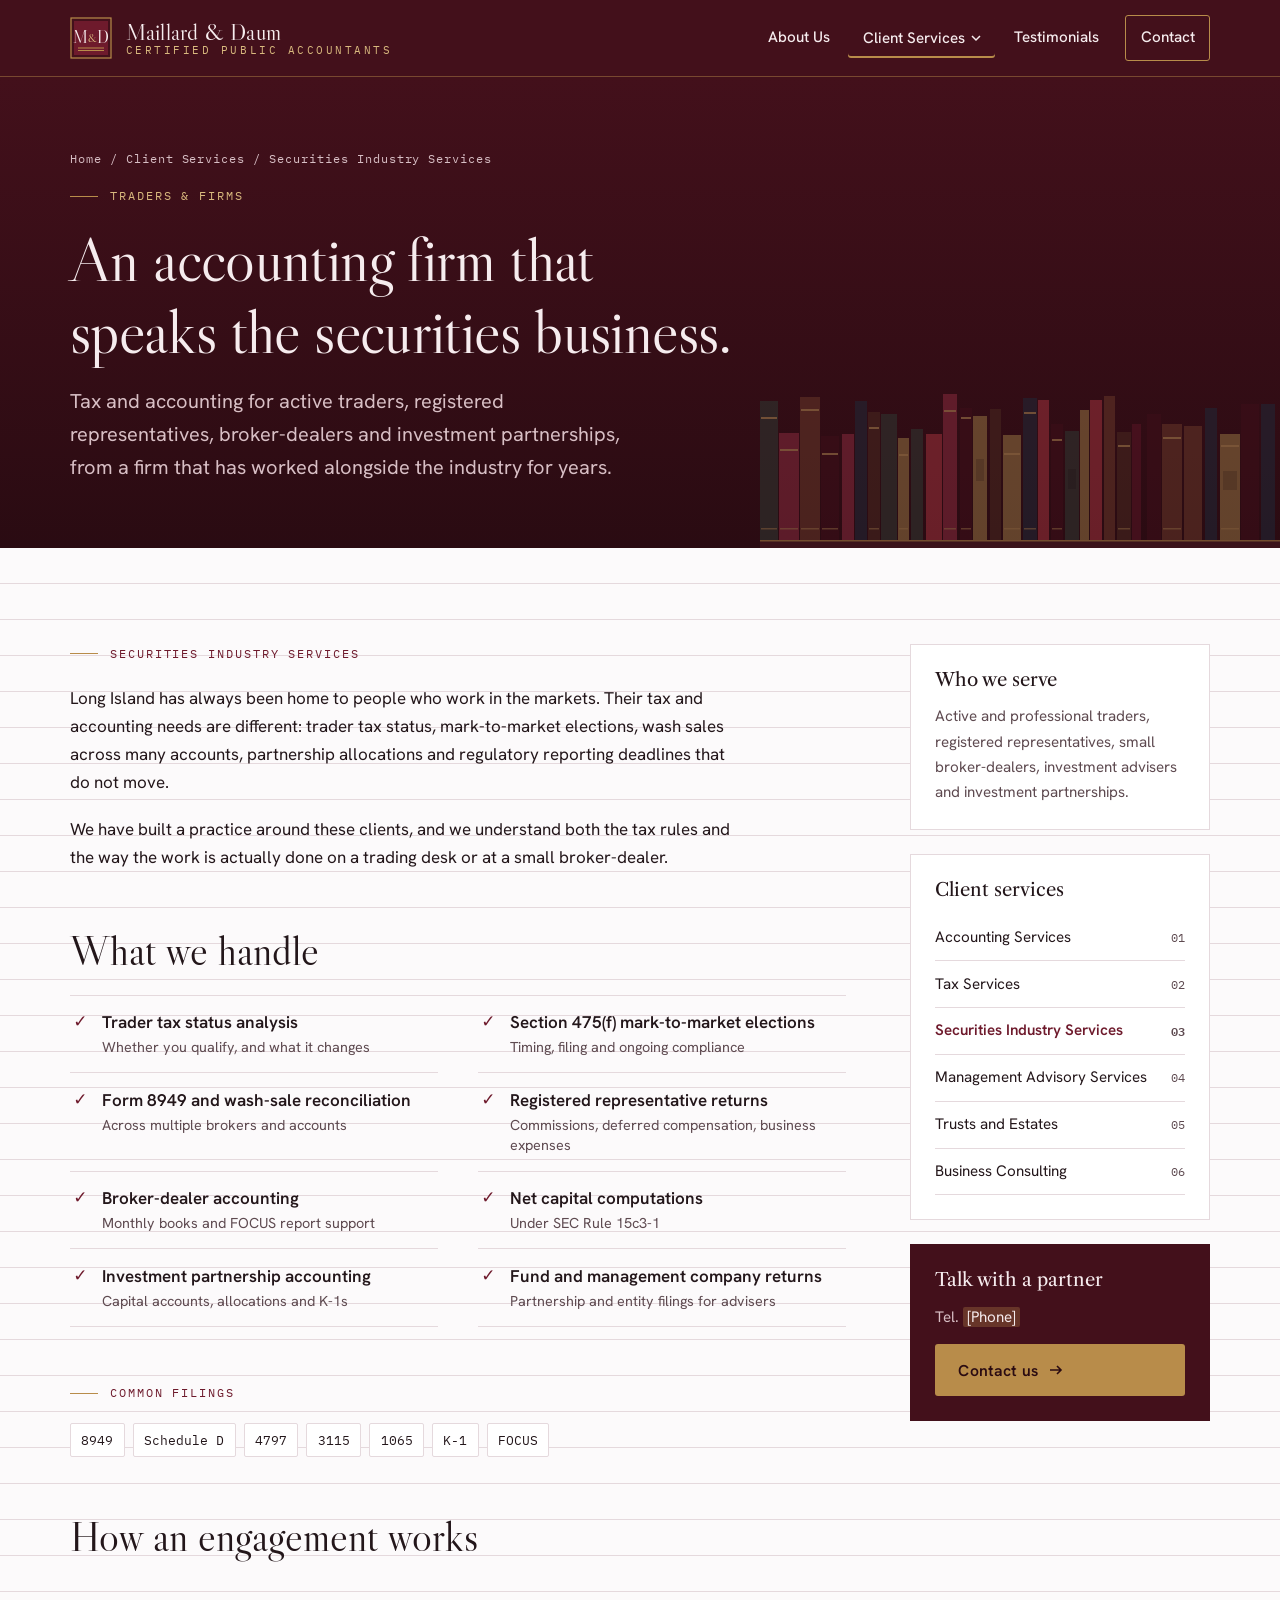
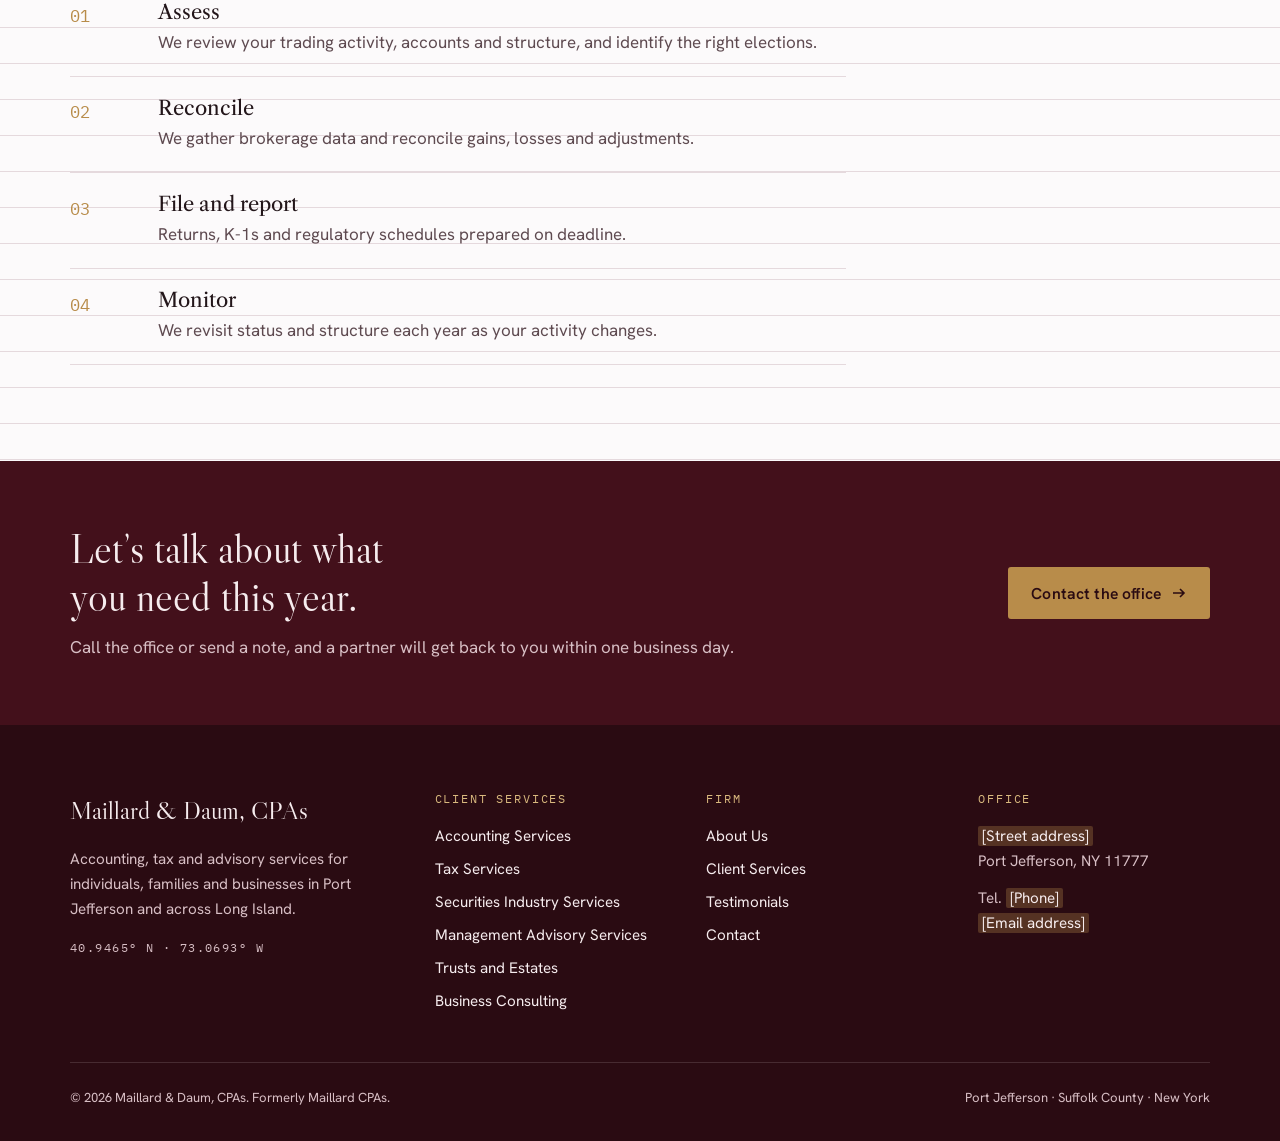
<file: services/securities-industry-services.html>
<!doctype html>
<html lang="en">
<head>
<meta charset="utf-8">
<meta name="viewport" content="width=device-width, initial-scale=1, viewport-fit=cover">
<title>Securities Industry Services | Maillard &amp; Daum CPAs</title>
<meta name="description" content="Specialized tax and accounting for traders, registered representatives, broker-dealers and investment partnerships.">
<!-- Remove this line when the new firm name is announced and the site goes live -->
<meta name="robots" content="noindex, nofollow">
<meta name="theme-color" content="#43101B">
<link rel="preconnect" href="https://fonts.googleapis.com">
<link rel="preconnect" href="https://fonts.gstatic.com" crossorigin>
<link rel="stylesheet" href="https://fonts.googleapis.com/css2?family=Hanken+Grotesk:wght@400;500;600&family=IBM+Plex+Mono:wght@400&family=Libre+Caslon+Display&family=Libre+Caslon+Text:ital,wght@0,400;1,400&display=swap">
<link rel="stylesheet" href="../assets/css/styles.css">
<link rel="icon" href="../assets/favicon.svg" type="image/svg+xml">
</head>
<body>
<a class="skip" href="#main">Skip to content</a>
<header class="site-header">
  <div class="wrap">
    <a class="brand" href="../index.html" aria-label="Maillard &amp; Daum CPAs, home">
      <svg class="brand-mark" viewBox="0 0 42 42" aria-hidden="true"><rect x="1" y="1" width="40" height="40" fill="none" stroke="#B88C4A" stroke-width="1.2"/><rect x="4" y="4" width="34" height="34" fill="#6E1A2C"/><path d="M8 31 H34" stroke="#B88C4A" stroke-width="1"/><path d="M8 33.5 H34" stroke="#B88C4A" stroke-width="1"/><text x="21" y="26" text-anchor="middle" font-family="Libre Caslon Display, Georgia, serif" font-size="17" fill="#F6ECEE">M<tspan font-size="11" fill="#D9B97E" dy="-1">&amp;</tspan><tspan dy="1">D</tspan></text></svg>
      <span class="brand-name"><strong>Maillard &amp; Daum</strong><small>Certified Public Accountants</small></span>
    </a>
    <button class="nav-toggle" aria-expanded="false" aria-controls="site-nav">Menu <svg width="14" height="14" viewBox="0 0 14 14" aria-hidden="true"><path d="M1 3h12M1 7h12M1 11h12" stroke="currentColor" stroke-width="1.5"/></svg></button>
    <nav class="nav" id="site-nav" aria-label="Main">
      <a href="../about.html">About Us</a>
      <div class="dd is-current">
        <button type="button" aria-expanded="false" aria-haspopup="true">Client Services <svg viewBox="0 0 10 10" aria-hidden="true"><path d="M1 3l4 4 4-4" fill="none" stroke="currentColor" stroke-width="1.5"/></svg></button>
        <div class="dd-menu">
          <a href="../services/accounting-services.html">Accounting Services<span>01</span></a>
<a href="../services/tax-services.html">Tax Services<span>02</span></a>
<a href="../services/securities-industry-services.html" aria-current="page">Securities Industry Services<span>03</span></a>
<a href="../services/management-advisory-services.html">Management Advisory Services<span>04</span></a>
<a href="../services/trusts-and-estates.html">Trusts and Estates<span>05</span></a>
<a href="../services/business-consulting.html">Business Consulting<span>06</span></a>
          <a class="all" href="../services/index.html">All client services</a>
        </div>
      </div>
      <a href="../testimonials.html">Testimonials</a>
      <a class="cta-link" href="../contact.html">Contact</a>
    </nav>
  </div>
</header>
<main id="main">
<section class="page-head on-wine">
  <svg class="spines" viewBox="0 0 520 200" aria-hidden="true" xmlns="http://www.w3.org/2000/svg">
<rect x="0" y="53" width="18" height="139" fill="#2F3B34"/>
<rect x="1" y="69" width="16" height="2" fill="#C9A15E" opacity=".85"/>
<rect x="1" y="180" width="16" height="1.5" fill="#C9A15E" opacity=".6"/>
<rect x="19" y="85" width="20" height="107" fill="#8E2C40"/>
<rect x="20" y="101" width="18" height="2" fill="#C9A15E" opacity=".85"/>
<rect x="20" y="180" width="18" height="1.5" fill="#C9A15E" opacity=".6"/>
<rect x="40" y="49" width="20" height="143" fill="#6B3A2A"/>
<rect x="41" y="61" width="18" height="2" fill="#C9A15E" opacity=".85"/>
<rect x="41" y="180" width="18" height="1.5" fill="#C9A15E" opacity=".6"/>
<rect x="61" y="88" width="18" height="104" fill="#3E0E19"/>
<rect x="62" y="105" width="16" height="2" fill="#C9A15E" opacity=".85"/>
<rect x="62" y="180" width="16" height="1.5" fill="#C9A15E" opacity=".6"/>
<rect x="82" y="86" width="12" height="106" fill="#8E2C40"/>
<rect x="95" y="53" width="12" height="139" fill="#1F2A3A"/>
<rect x="108" y="64" width="12" height="128" fill="#4A2A20"/>
<rect x="109" y="79" width="10" height="2" fill="#C9A15E" opacity=".85"/>
<rect x="109" y="180" width="10" height="1.5" fill="#C9A15E" opacity=".6"/>
<rect x="121" y="66" width="16" height="126" fill="#2F3B34"/>
<rect x="138" y="90" width="11" height="102" fill="#9B7A45"/>
<rect x="139" y="106" width="9" height="2" fill="#C9A15E" opacity=".85"/>
<rect x="139" y="180" width="9" height="1.5" fill="#C9A15E" opacity=".6"/>
<rect x="151" y="81" width="12" height="111" fill="#2F3B34"/>
<rect x="166" y="86" width="16" height="106" fill="#A8343F"/>
<rect x="183" y="46" width="14" height="146" fill="#8E2C40"/>
<rect x="184" y="62" width="12" height="2" fill="#C9A15E" opacity=".85"/>
<rect x="184" y="180" width="12" height="1.5" fill="#C9A15E" opacity=".6"/>
<rect x="200" y="60" width="12" height="132" fill="#3E0E19"/>
<rect x="201" y="69" width="10" height="2" fill="#C9A15E" opacity=".85"/>
<rect x="201" y="180" width="10" height="1.5" fill="#C9A15E" opacity=".6"/>
<rect x="213" y="68" width="14" height="124" fill="#9B7A45"/>
<rect x="216" y="111" width="8" height="22" fill="#000" opacity=".18"/>
<rect x="230" y="61" width="11" height="131" fill="#4A2A20"/>
<rect x="243" y="87" width="18" height="105" fill="#9B7A45"/>
<rect x="244" y="105" width="16" height="2" fill="#C9A15E" opacity=".85"/>
<rect x="244" y="180" width="16" height="1.5" fill="#C9A15E" opacity=".6"/>
<rect x="263" y="50" width="14" height="142" fill="#1F2A3A"/>
<rect x="264" y="64" width="12" height="2" fill="#C9A15E" opacity=".85"/>
<rect x="264" y="180" width="12" height="1.5" fill="#C9A15E" opacity=".6"/>
<rect x="278" y="52" width="11" height="140" fill="#A8343F"/>
<rect x="291" y="76" width="12" height="116" fill="#3E0E19"/>
<rect x="292" y="91" width="10" height="2" fill="#C9A15E" opacity=".85"/>
<rect x="292" y="180" width="10" height="1.5" fill="#C9A15E" opacity=".6"/>
<rect x="305" y="83" width="14" height="109" fill="#2F3B34"/>
<rect x="308" y="121" width="8" height="20" fill="#000" opacity=".18"/>
<rect x="320" y="62" width="9" height="130" fill="#9B7A45"/>
<rect x="330" y="52" width="12" height="140" fill="#A8343F"/>
<rect x="344" y="48" width="11" height="144" fill="#6B3A2A"/>
<rect x="357" y="84" width="14" height="108" fill="#4A2A20"/>
<rect x="358" y="97" width="12" height="2" fill="#C9A15E" opacity=".85"/>
<rect x="358" y="180" width="12" height="1.5" fill="#C9A15E" opacity=".6"/>
<rect x="372" y="76" width="9" height="116" fill="#5C1526"/>
<rect x="387" y="66" width="14" height="126" fill="#3E0E19"/>
<rect x="402" y="76" width="20" height="116" fill="#6B3A2A"/>
<rect x="403" y="89" width="18" height="2" fill="#C9A15E" opacity=".85"/>
<rect x="403" y="180" width="18" height="1.5" fill="#C9A15E" opacity=".6"/>
<rect x="424" y="78" width="18" height="114" fill="#6B3A2A"/>
<rect x="445" y="60" width="12" height="132" fill="#1F2A3A"/>
<rect x="460" y="86" width="20" height="106" fill="#9B7A45"/>
<rect x="461" y="97" width="18" height="2" fill="#C9A15E" opacity=".85"/>
<rect x="461" y="180" width="18" height="1.5" fill="#C9A15E" opacity=".6"/>
<rect x="463" y="123" width="14" height="19" fill="#000" opacity=".18"/>
<rect x="481" y="56" width="18" height="136" fill="#3E0E19"/>
<rect x="501" y="56" width="14" height="136" fill="#1F2A3A"/>
<rect x="0" y="192" width="520" height="8" fill="#4A1A22"/><rect x="0" y="192" width="520" height="1.5" fill="#B88C4A"/>
</svg>
  <div class="wrap">
    <nav class="crumbs" aria-label="Breadcrumb"><a href="../index.html">Home</a> <span>/</span> <a href="../services/index.html">Client Services</a> <span>/</span> <span>Securities Industry Services</span></nav>
    <span class="eyebrow">Traders &amp; Firms</span>
    <h1>An accounting firm that speaks the securities business.</h1>
    <p class="lede">Tax and accounting for active traders, registered representatives, broker-dealers and investment partnerships, from a firm that has worked alongside the industry for years.</p>
  </div>
</section>
<section class="section ledger">
  <div class="wrap svc-layout">
    <div class="svc-main">
      <section><span class="eyebrow">Securities Industry Services</span><div class="prose"><p>Long Island has always been home to people who work in the markets. Their tax and accounting needs are different: trader tax status, mark-to-market elections, wash sales across many accounts, partnership allocations and regulatory reporting deadlines that do not move.</p><p>We have built a practice around these clients, and we understand both the tax rules and the way the work is actually done on a trading desk or at a small broker-dealer.</p></div></section>
      <section><h2>What we handle</h2><ul class="checklist"><li><strong>Trader tax status analysis</strong><small>Whether you qualify, and what it changes</small></li>
<li><strong>Section 475(f) mark-to-market elections</strong><small>Timing, filing and ongoing compliance</small></li>
<li><strong>Form 8949 and wash-sale reconciliation</strong><small>Across multiple brokers and accounts</small></li>
<li><strong>Registered representative returns</strong><small>Commissions, deferred compensation, business expenses</small></li>
<li><strong>Broker-dealer accounting</strong><small>Monthly books and FOCUS report support</small></li>
<li><strong>Net capital computations</strong><small>Under SEC Rule 15c3-1</small></li>
<li><strong>Investment partnership accounting</strong><small>Capital accounts, allocations and K-1s</small></li>
<li><strong>Fund and management company returns</strong><small>Partnership and entity filings for advisers</small></li></ul></section>
      <section><span class="eyebrow">Common filings</span><div class="forms-row"><span>8949</span><span>Schedule D</span><span>4797</span><span>3115</span><span>1065</span><span>K-1</span><span>FOCUS</span></div></section>
      <section><h2>How an engagement works</h2><ol class="steps"><li><div><h4>Assess</h4><p>We review your trading activity, accounts and structure, and identify the right elections.</p></div></li>
<li><div><h4>Reconcile</h4><p>We gather brokerage data and reconcile gains, losses and adjustments.</p></div></li>
<li><div><h4>File and report</h4><p>Returns, K-1s and regulatory schedules prepared on deadline.</p></div></li>
<li><div><h4>Monitor</h4><p>We revisit status and structure each year as your activity changes.</p></div></li></ol></section>
    </div>
    <aside class="aside">
      <div class="aside-box"><h4>Who we serve</h4><p>Active and professional traders, registered representatives, small broker-dealers, investment advisers and investment partnerships.</p></div>
      <div class="aside-box"><h4>Client services</h4><ul class="aside-nav"><li><a href="accounting-services.html">Accounting Services<span>01</span></a></li>
<li><a href="tax-services.html">Tax Services<span>02</span></a></li>
<li><a href="securities-industry-services.html" aria-current="page">Securities Industry Services<span>03</span></a></li>
<li><a href="management-advisory-services.html">Management Advisory Services<span>04</span></a></li>
<li><a href="trusts-and-estates.html">Trusts and Estates<span>05</span></a></li>
<li><a href="business-consulting.html">Business Consulting<span>06</span></a></li></ul></div>
      <div class="aside-box dark on-wine"><h4>Talk with a partner</h4><p>Tel. <span class="ph">[Phone]</span></p><a class="btn btn-brass" href="../contact.html">Contact us <svg viewBox="0 0 16 16" aria-hidden="true"><path d="M2 8h11M9 4l4 4-4 4" fill="none" stroke="currentColor" stroke-width="1.6"/></svg></a></div>
    </aside>
  </div>
</section>
<section class="cta-band on-wine">
  <div class="wrap">
    <div style="display:grid;gap:.75rem;min-width:0">
      <h2>Let&rsquo;s talk about what you need this year.</h2>
      <p>Call the office or send a note, and a partner will get back to you within one business day.</p>
    </div>
    <div class="btns"><a class="btn btn-brass" href="../contact.html">Contact the office <svg viewBox="0 0 16 16" aria-hidden="true"><path d="M2 8h11M9 4l4 4-4 4" fill="none" stroke="currentColor" stroke-width="1.6"/></svg></a></div>
  </div>
</section>
</main>
<footer class="site-footer on-wine">
  <div class="wrap">
    <div class="foot-grid">
      <div class="foot-brand">
        <strong>Maillard &amp; Daum, CPAs</strong>
        <p>Accounting, tax and advisory services for individuals, families and businesses in Port Jefferson and across Long Island.</p>
        <p style="font-family:var(--f-mono);font-size:.75rem;letter-spacing:.12em">40.9465&deg; N &middot; 73.0693&deg; W</p>
      </div>
      <div><h5>Client Services</h5><ul><li><a href="../services/accounting-services.html">Accounting Services</a></li>
<li><a href="../services/tax-services.html">Tax Services</a></li>
<li><a href="../services/securities-industry-services.html">Securities Industry Services</a></li>
<li><a href="../services/management-advisory-services.html">Management Advisory Services</a></li>
<li><a href="../services/trusts-and-estates.html">Trusts and Estates</a></li>
<li><a href="../services/business-consulting.html">Business Consulting</a></li></ul></div>
      <div><h5>Firm</h5><ul>
        <li><a href="../about.html">About Us</a></li>
        <li><a href="../services/index.html">Client Services</a></li>
        <li><a href="../testimonials.html">Testimonials</a></li>
        <li><a href="../contact.html">Contact</a></li>
      </ul></div>
      <div><h5>Office</h5><p><span class="ph">[Street address]</span><br>Port Jefferson, NY 11777</p><p style="margin-top:.75rem">Tel. <span class="ph">[Phone]</span><br><span class="ph">[Email address]</span></p></div>
    </div>
    <div class="foot-base">
      <span>&copy; <span id="year">2026</span> Maillard &amp; Daum, CPAs. Formerly Maillard CPAs.</span>
      <span>Port Jefferson &middot; Suffolk County &middot; New York</span>
    </div>
  </div>
</footer>
<script src="../assets/js/main.js"></script>
</body>
</html>
</file>
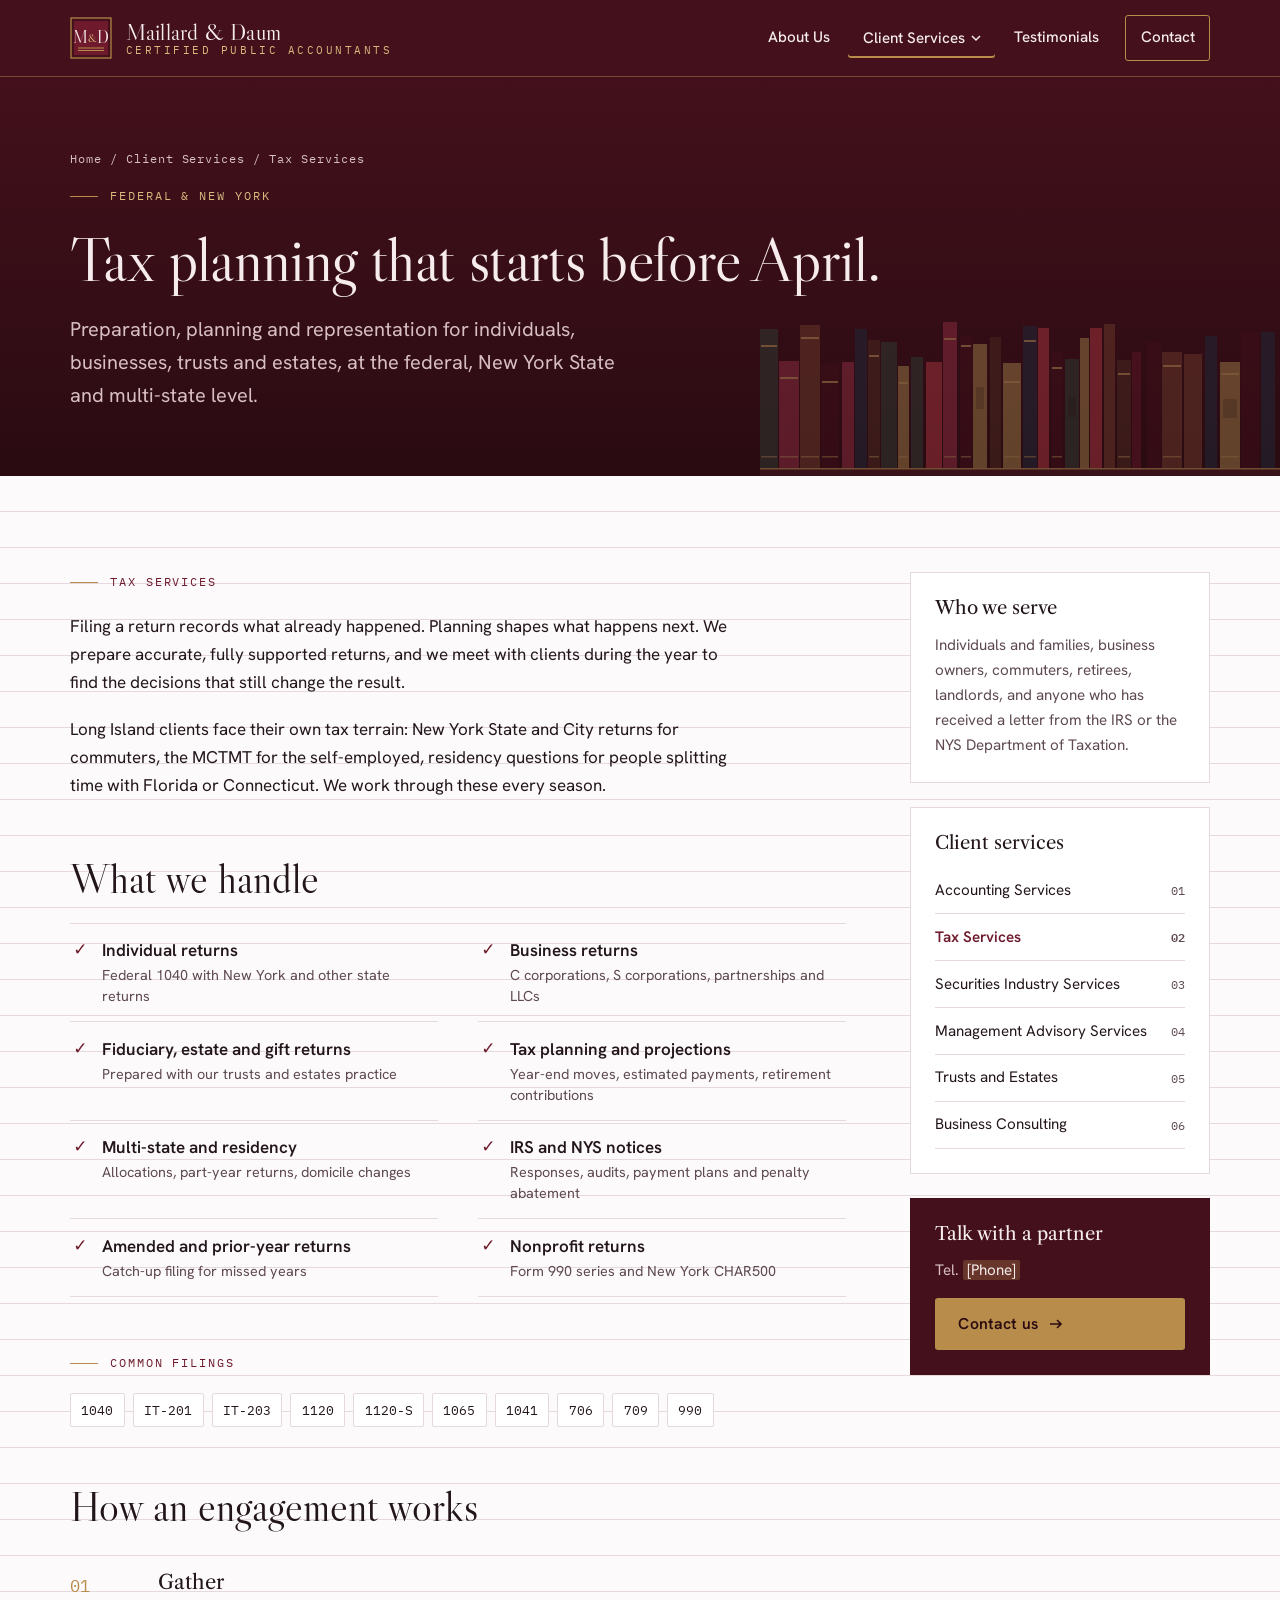
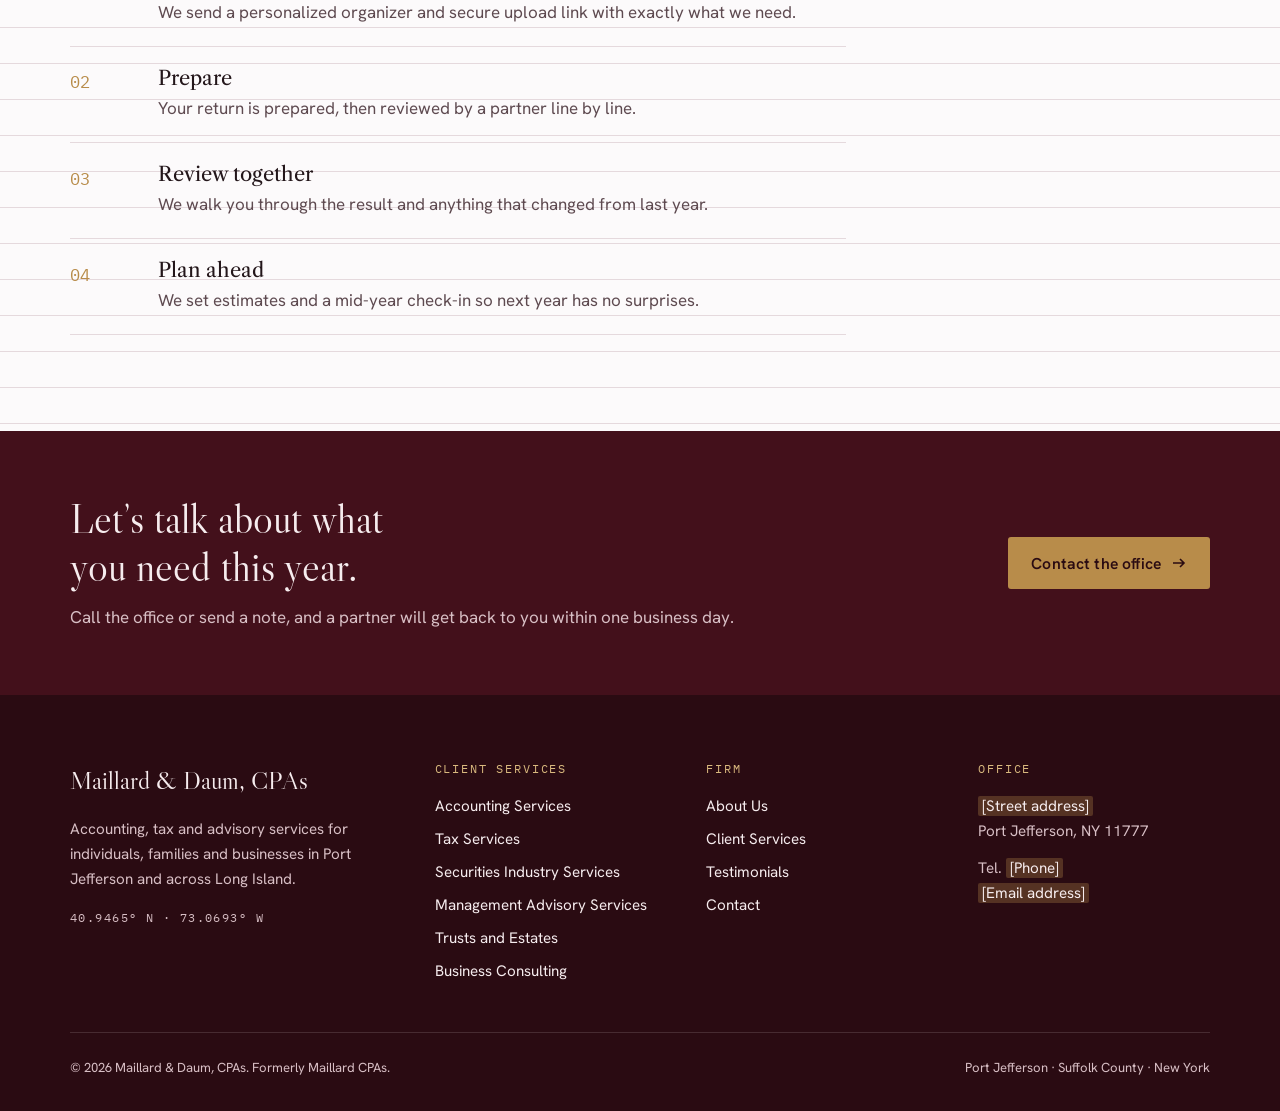
<file: services/tax-services.html>
<!doctype html>
<html lang="en">
<head>
<meta charset="utf-8">
<meta name="viewport" content="width=device-width, initial-scale=1, viewport-fit=cover">
<title>Tax Services | Maillard &amp; Daum CPAs</title>
<meta name="description" content="Year-round planning and preparation for individuals, businesses, trusts and estates, plus IRS and NYS representation.">
<!-- Remove this line when the new firm name is announced and the site goes live -->
<meta name="robots" content="noindex, nofollow">
<meta name="theme-color" content="#43101B">
<link rel="preconnect" href="https://fonts.googleapis.com">
<link rel="preconnect" href="https://fonts.gstatic.com" crossorigin>
<link rel="stylesheet" href="https://fonts.googleapis.com/css2?family=Hanken+Grotesk:wght@400;500;600&family=IBM+Plex+Mono:wght@400&family=Libre+Caslon+Display&family=Libre+Caslon+Text:ital,wght@0,400;1,400&display=swap">
<link rel="stylesheet" href="../assets/css/styles.css">
<link rel="icon" href="../assets/favicon.svg" type="image/svg+xml">
</head>
<body>
<a class="skip" href="#main">Skip to content</a>
<header class="site-header">
  <div class="wrap">
    <a class="brand" href="../index.html" aria-label="Maillard &amp; Daum CPAs, home">
      <svg class="brand-mark" viewBox="0 0 42 42" aria-hidden="true"><rect x="1" y="1" width="40" height="40" fill="none" stroke="#B88C4A" stroke-width="1.2"/><rect x="4" y="4" width="34" height="34" fill="#6E1A2C"/><path d="M8 31 H34" stroke="#B88C4A" stroke-width="1"/><path d="M8 33.5 H34" stroke="#B88C4A" stroke-width="1"/><text x="21" y="26" text-anchor="middle" font-family="Libre Caslon Display, Georgia, serif" font-size="17" fill="#F6ECEE">M<tspan font-size="11" fill="#D9B97E" dy="-1">&amp;</tspan><tspan dy="1">D</tspan></text></svg>
      <span class="brand-name"><strong>Maillard &amp; Daum</strong><small>Certified Public Accountants</small></span>
    </a>
    <button class="nav-toggle" aria-expanded="false" aria-controls="site-nav">Menu <svg width="14" height="14" viewBox="0 0 14 14" aria-hidden="true"><path d="M1 3h12M1 7h12M1 11h12" stroke="currentColor" stroke-width="1.5"/></svg></button>
    <nav class="nav" id="site-nav" aria-label="Main">
      <a href="../about.html">About Us</a>
      <div class="dd is-current">
        <button type="button" aria-expanded="false" aria-haspopup="true">Client Services <svg viewBox="0 0 10 10" aria-hidden="true"><path d="M1 3l4 4 4-4" fill="none" stroke="currentColor" stroke-width="1.5"/></svg></button>
        <div class="dd-menu">
          <a href="../services/accounting-services.html">Accounting Services<span>01</span></a>
<a href="../services/tax-services.html" aria-current="page">Tax Services<span>02</span></a>
<a href="../services/securities-industry-services.html">Securities Industry Services<span>03</span></a>
<a href="../services/management-advisory-services.html">Management Advisory Services<span>04</span></a>
<a href="../services/trusts-and-estates.html">Trusts and Estates<span>05</span></a>
<a href="../services/business-consulting.html">Business Consulting<span>06</span></a>
          <a class="all" href="../services/index.html">All client services</a>
        </div>
      </div>
      <a href="../testimonials.html">Testimonials</a>
      <a class="cta-link" href="../contact.html">Contact</a>
    </nav>
  </div>
</header>
<main id="main">
<section class="page-head on-wine">
  <svg class="spines" viewBox="0 0 520 200" aria-hidden="true" xmlns="http://www.w3.org/2000/svg">
<rect x="0" y="53" width="18" height="139" fill="#2F3B34"/>
<rect x="1" y="69" width="16" height="2" fill="#C9A15E" opacity=".85"/>
<rect x="1" y="180" width="16" height="1.5" fill="#C9A15E" opacity=".6"/>
<rect x="19" y="85" width="20" height="107" fill="#8E2C40"/>
<rect x="20" y="101" width="18" height="2" fill="#C9A15E" opacity=".85"/>
<rect x="20" y="180" width="18" height="1.5" fill="#C9A15E" opacity=".6"/>
<rect x="40" y="49" width="20" height="143" fill="#6B3A2A"/>
<rect x="41" y="61" width="18" height="2" fill="#C9A15E" opacity=".85"/>
<rect x="41" y="180" width="18" height="1.5" fill="#C9A15E" opacity=".6"/>
<rect x="61" y="88" width="18" height="104" fill="#3E0E19"/>
<rect x="62" y="105" width="16" height="2" fill="#C9A15E" opacity=".85"/>
<rect x="62" y="180" width="16" height="1.5" fill="#C9A15E" opacity=".6"/>
<rect x="82" y="86" width="12" height="106" fill="#8E2C40"/>
<rect x="95" y="53" width="12" height="139" fill="#1F2A3A"/>
<rect x="108" y="64" width="12" height="128" fill="#4A2A20"/>
<rect x="109" y="79" width="10" height="2" fill="#C9A15E" opacity=".85"/>
<rect x="109" y="180" width="10" height="1.5" fill="#C9A15E" opacity=".6"/>
<rect x="121" y="66" width="16" height="126" fill="#2F3B34"/>
<rect x="138" y="90" width="11" height="102" fill="#9B7A45"/>
<rect x="139" y="106" width="9" height="2" fill="#C9A15E" opacity=".85"/>
<rect x="139" y="180" width="9" height="1.5" fill="#C9A15E" opacity=".6"/>
<rect x="151" y="81" width="12" height="111" fill="#2F3B34"/>
<rect x="166" y="86" width="16" height="106" fill="#A8343F"/>
<rect x="183" y="46" width="14" height="146" fill="#8E2C40"/>
<rect x="184" y="62" width="12" height="2" fill="#C9A15E" opacity=".85"/>
<rect x="184" y="180" width="12" height="1.5" fill="#C9A15E" opacity=".6"/>
<rect x="200" y="60" width="12" height="132" fill="#3E0E19"/>
<rect x="201" y="69" width="10" height="2" fill="#C9A15E" opacity=".85"/>
<rect x="201" y="180" width="10" height="1.5" fill="#C9A15E" opacity=".6"/>
<rect x="213" y="68" width="14" height="124" fill="#9B7A45"/>
<rect x="216" y="111" width="8" height="22" fill="#000" opacity=".18"/>
<rect x="230" y="61" width="11" height="131" fill="#4A2A20"/>
<rect x="243" y="87" width="18" height="105" fill="#9B7A45"/>
<rect x="244" y="105" width="16" height="2" fill="#C9A15E" opacity=".85"/>
<rect x="244" y="180" width="16" height="1.5" fill="#C9A15E" opacity=".6"/>
<rect x="263" y="50" width="14" height="142" fill="#1F2A3A"/>
<rect x="264" y="64" width="12" height="2" fill="#C9A15E" opacity=".85"/>
<rect x="264" y="180" width="12" height="1.5" fill="#C9A15E" opacity=".6"/>
<rect x="278" y="52" width="11" height="140" fill="#A8343F"/>
<rect x="291" y="76" width="12" height="116" fill="#3E0E19"/>
<rect x="292" y="91" width="10" height="2" fill="#C9A15E" opacity=".85"/>
<rect x="292" y="180" width="10" height="1.5" fill="#C9A15E" opacity=".6"/>
<rect x="305" y="83" width="14" height="109" fill="#2F3B34"/>
<rect x="308" y="121" width="8" height="20" fill="#000" opacity=".18"/>
<rect x="320" y="62" width="9" height="130" fill="#9B7A45"/>
<rect x="330" y="52" width="12" height="140" fill="#A8343F"/>
<rect x="344" y="48" width="11" height="144" fill="#6B3A2A"/>
<rect x="357" y="84" width="14" height="108" fill="#4A2A20"/>
<rect x="358" y="97" width="12" height="2" fill="#C9A15E" opacity=".85"/>
<rect x="358" y="180" width="12" height="1.5" fill="#C9A15E" opacity=".6"/>
<rect x="372" y="76" width="9" height="116" fill="#5C1526"/>
<rect x="387" y="66" width="14" height="126" fill="#3E0E19"/>
<rect x="402" y="76" width="20" height="116" fill="#6B3A2A"/>
<rect x="403" y="89" width="18" height="2" fill="#C9A15E" opacity=".85"/>
<rect x="403" y="180" width="18" height="1.5" fill="#C9A15E" opacity=".6"/>
<rect x="424" y="78" width="18" height="114" fill="#6B3A2A"/>
<rect x="445" y="60" width="12" height="132" fill="#1F2A3A"/>
<rect x="460" y="86" width="20" height="106" fill="#9B7A45"/>
<rect x="461" y="97" width="18" height="2" fill="#C9A15E" opacity=".85"/>
<rect x="461" y="180" width="18" height="1.5" fill="#C9A15E" opacity=".6"/>
<rect x="463" y="123" width="14" height="19" fill="#000" opacity=".18"/>
<rect x="481" y="56" width="18" height="136" fill="#3E0E19"/>
<rect x="501" y="56" width="14" height="136" fill="#1F2A3A"/>
<rect x="0" y="192" width="520" height="8" fill="#4A1A22"/><rect x="0" y="192" width="520" height="1.5" fill="#B88C4A"/>
</svg>
  <div class="wrap">
    <nav class="crumbs" aria-label="Breadcrumb"><a href="../index.html">Home</a> <span>/</span> <a href="../services/index.html">Client Services</a> <span>/</span> <span>Tax Services</span></nav>
    <span class="eyebrow">Federal &amp; New York</span>
    <h1>Tax planning that starts before April.</h1>
    <p class="lede">Preparation, planning and representation for individuals, businesses, trusts and estates, at the federal, New York State and multi-state level.</p>
  </div>
</section>
<section class="section ledger">
  <div class="wrap svc-layout">
    <div class="svc-main">
      <section><span class="eyebrow">Tax Services</span><div class="prose"><p>Filing a return records what already happened. Planning shapes what happens next. We prepare accurate, fully supported returns, and we meet with clients during the year to find the decisions that still change the result.</p><p>Long Island clients face their own tax terrain: New York State and City returns for commuters, the MCTMT for the self-employed, residency questions for people splitting time with Florida or Connecticut. We work through these every season.</p></div></section>
      <section><h2>What we handle</h2><ul class="checklist"><li><strong>Individual returns</strong><small>Federal 1040 with New York and other state returns</small></li>
<li><strong>Business returns</strong><small>C corporations, S corporations, partnerships and LLCs</small></li>
<li><strong>Fiduciary, estate and gift returns</strong><small>Prepared with our trusts and estates practice</small></li>
<li><strong>Tax planning and projections</strong><small>Year-end moves, estimated payments, retirement contributions</small></li>
<li><strong>Multi-state and residency</strong><small>Allocations, part-year returns, domicile changes</small></li>
<li><strong>IRS and NYS notices</strong><small>Responses, audits, payment plans and penalty abatement</small></li>
<li><strong>Amended and prior-year returns</strong><small>Catch-up filing for missed years</small></li>
<li><strong>Nonprofit returns</strong><small>Form 990 series and New York CHAR500</small></li></ul></section>
      <section><span class="eyebrow">Common filings</span><div class="forms-row"><span>1040</span><span>IT-201</span><span>IT-203</span><span>1120</span><span>1120-S</span><span>1065</span><span>1041</span><span>706</span><span>709</span><span>990</span></div></section>
      <section><h2>How an engagement works</h2><ol class="steps"><li><div><h4>Gather</h4><p>We send a personalized organizer and secure upload link with exactly what we need.</p></div></li>
<li><div><h4>Prepare</h4><p>Your return is prepared, then reviewed by a partner line by line.</p></div></li>
<li><div><h4>Review together</h4><p>We walk you through the result and anything that changed from last year.</p></div></li>
<li><div><h4>Plan ahead</h4><p>We set estimates and a mid-year check-in so next year has no surprises.</p></div></li></ol></section>
    </div>
    <aside class="aside">
      <div class="aside-box"><h4>Who we serve</h4><p>Individuals and families, business owners, commuters, retirees, landlords, and anyone who has received a letter from the IRS or the NYS Department of Taxation.</p></div>
      <div class="aside-box"><h4>Client services</h4><ul class="aside-nav"><li><a href="accounting-services.html">Accounting Services<span>01</span></a></li>
<li><a href="tax-services.html" aria-current="page">Tax Services<span>02</span></a></li>
<li><a href="securities-industry-services.html">Securities Industry Services<span>03</span></a></li>
<li><a href="management-advisory-services.html">Management Advisory Services<span>04</span></a></li>
<li><a href="trusts-and-estates.html">Trusts and Estates<span>05</span></a></li>
<li><a href="business-consulting.html">Business Consulting<span>06</span></a></li></ul></div>
      <div class="aside-box dark on-wine"><h4>Talk with a partner</h4><p>Tel. <span class="ph">[Phone]</span></p><a class="btn btn-brass" href="../contact.html">Contact us <svg viewBox="0 0 16 16" aria-hidden="true"><path d="M2 8h11M9 4l4 4-4 4" fill="none" stroke="currentColor" stroke-width="1.6"/></svg></a></div>
    </aside>
  </div>
</section>
<section class="cta-band on-wine">
  <div class="wrap">
    <div style="display:grid;gap:.75rem;min-width:0">
      <h2>Let&rsquo;s talk about what you need this year.</h2>
      <p>Call the office or send a note, and a partner will get back to you within one business day.</p>
    </div>
    <div class="btns"><a class="btn btn-brass" href="../contact.html">Contact the office <svg viewBox="0 0 16 16" aria-hidden="true"><path d="M2 8h11M9 4l4 4-4 4" fill="none" stroke="currentColor" stroke-width="1.6"/></svg></a></div>
  </div>
</section>
</main>
<footer class="site-footer on-wine">
  <div class="wrap">
    <div class="foot-grid">
      <div class="foot-brand">
        <strong>Maillard &amp; Daum, CPAs</strong>
        <p>Accounting, tax and advisory services for individuals, families and businesses in Port Jefferson and across Long Island.</p>
        <p style="font-family:var(--f-mono);font-size:.75rem;letter-spacing:.12em">40.9465&deg; N &middot; 73.0693&deg; W</p>
      </div>
      <div><h5>Client Services</h5><ul><li><a href="../services/accounting-services.html">Accounting Services</a></li>
<li><a href="../services/tax-services.html">Tax Services</a></li>
<li><a href="../services/securities-industry-services.html">Securities Industry Services</a></li>
<li><a href="../services/management-advisory-services.html">Management Advisory Services</a></li>
<li><a href="../services/trusts-and-estates.html">Trusts and Estates</a></li>
<li><a href="../services/business-consulting.html">Business Consulting</a></li></ul></div>
      <div><h5>Firm</h5><ul>
        <li><a href="../about.html">About Us</a></li>
        <li><a href="../services/index.html">Client Services</a></li>
        <li><a href="../testimonials.html">Testimonials</a></li>
        <li><a href="../contact.html">Contact</a></li>
      </ul></div>
      <div><h5>Office</h5><p><span class="ph">[Street address]</span><br>Port Jefferson, NY 11777</p><p style="margin-top:.75rem">Tel. <span class="ph">[Phone]</span><br><span class="ph">[Email address]</span></p></div>
    </div>
    <div class="foot-base">
      <span>&copy; <span id="year">2026</span> Maillard &amp; Daum, CPAs. Formerly Maillard CPAs.</span>
      <span>Port Jefferson &middot; Suffolk County &middot; New York</span>
    </div>
  </div>
</footer>
<script src="../assets/js/main.js"></script>
</body>
</html>
</file>
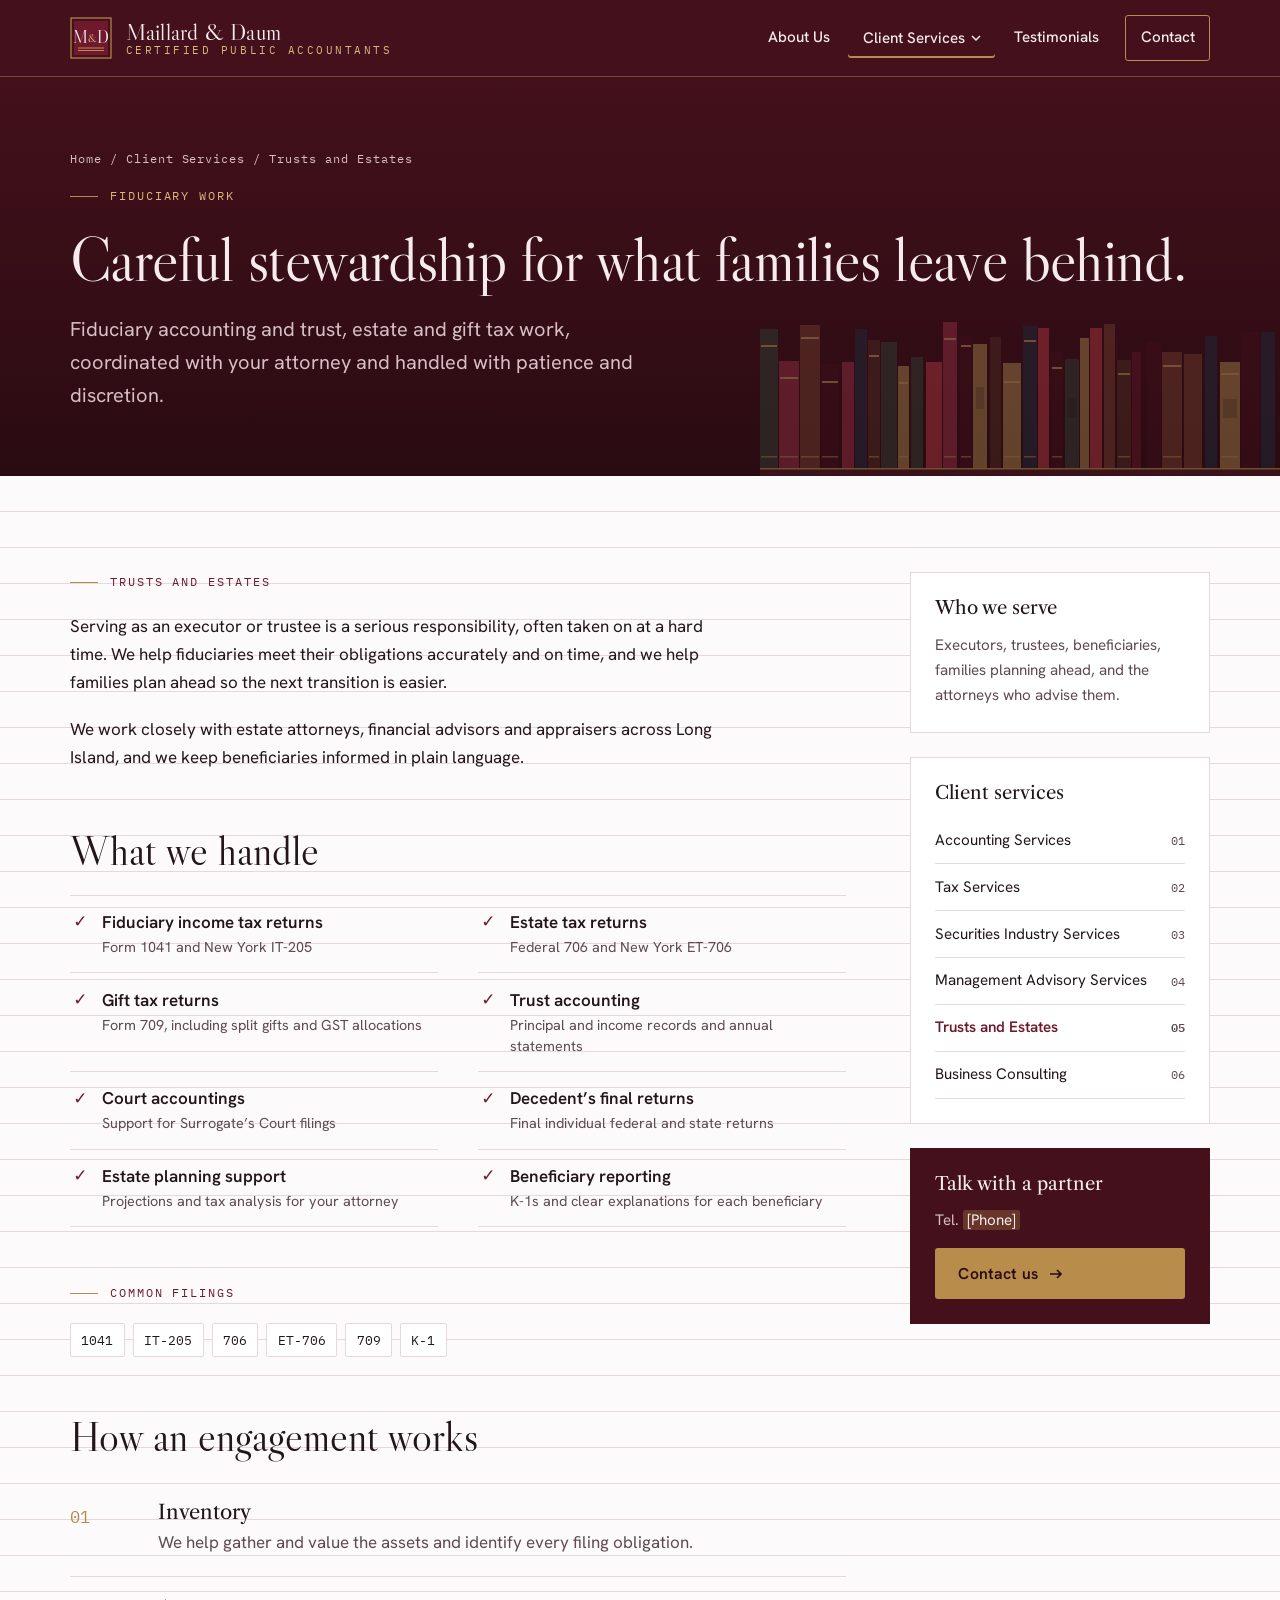
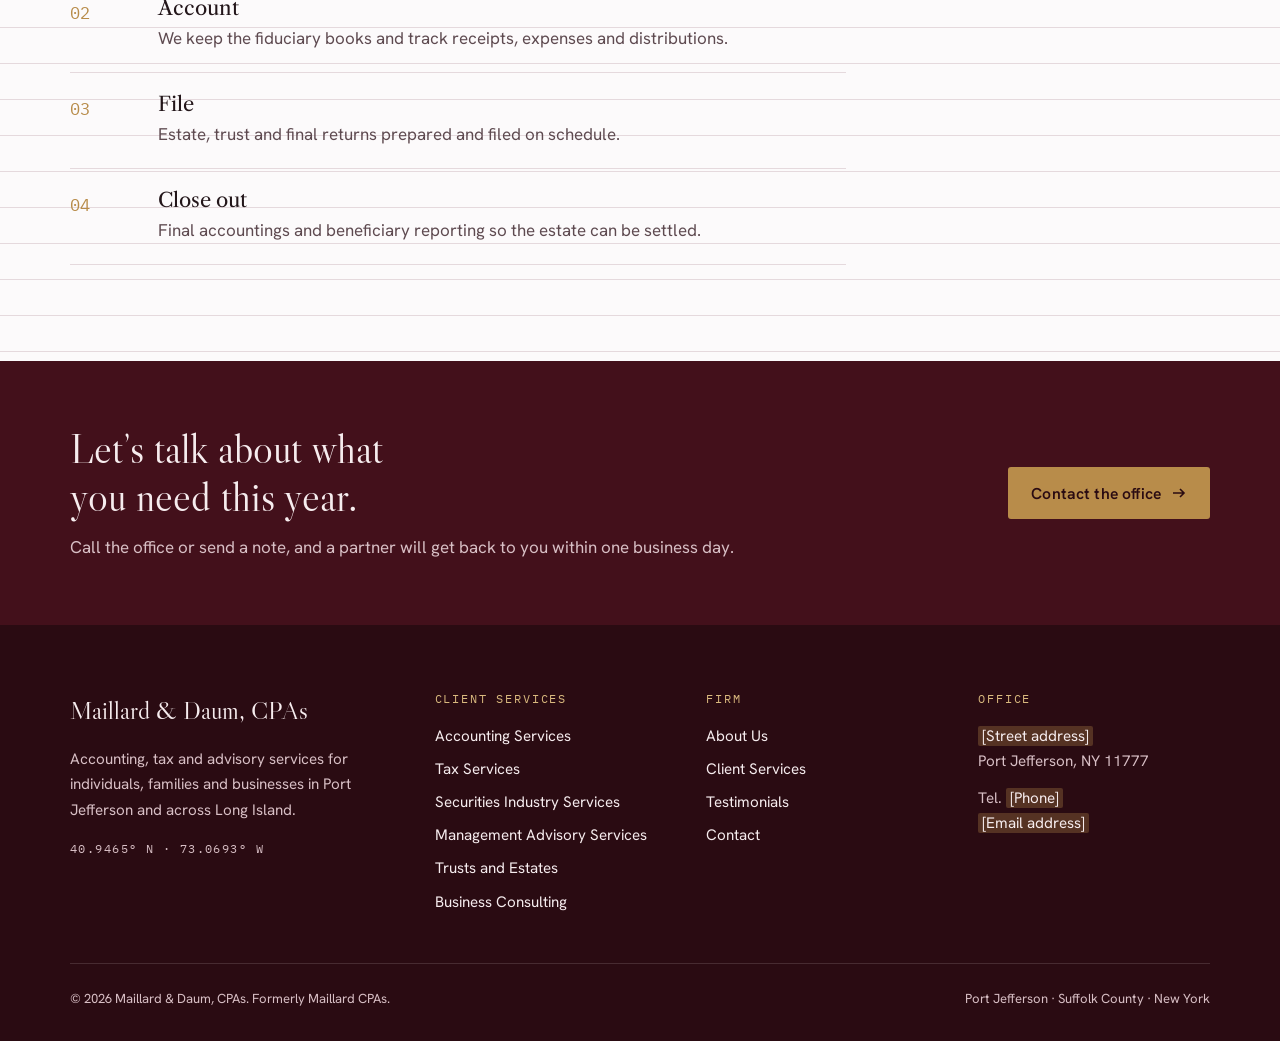
<file: services/trusts-and-estates.html>
<!doctype html>
<html lang="en">
<head>
<meta charset="utf-8">
<meta name="viewport" content="width=device-width, initial-scale=1, viewport-fit=cover">
<title>Trusts and Estates | Maillard &amp; Daum CPAs</title>
<meta name="description" content="Fiduciary accounting and estate, gift and trust tax returns, coordinated with your attorney and family.">
<!-- Remove this line when the new firm name is announced and the site goes live -->
<meta name="robots" content="noindex, nofollow">
<meta name="theme-color" content="#43101B">
<link rel="preconnect" href="https://fonts.googleapis.com">
<link rel="preconnect" href="https://fonts.gstatic.com" crossorigin>
<link rel="stylesheet" href="https://fonts.googleapis.com/css2?family=Hanken+Grotesk:wght@400;500;600&family=IBM+Plex+Mono:wght@400&family=Libre+Caslon+Display&family=Libre+Caslon+Text:ital,wght@0,400;1,400&display=swap">
<link rel="stylesheet" href="../assets/css/styles.css">
<link rel="icon" href="../assets/favicon.svg" type="image/svg+xml">
</head>
<body>
<a class="skip" href="#main">Skip to content</a>
<header class="site-header">
  <div class="wrap">
    <a class="brand" href="../index.html" aria-label="Maillard &amp; Daum CPAs, home">
      <svg class="brand-mark" viewBox="0 0 42 42" aria-hidden="true"><rect x="1" y="1" width="40" height="40" fill="none" stroke="#B88C4A" stroke-width="1.2"/><rect x="4" y="4" width="34" height="34" fill="#6E1A2C"/><path d="M8 31 H34" stroke="#B88C4A" stroke-width="1"/><path d="M8 33.5 H34" stroke="#B88C4A" stroke-width="1"/><text x="21" y="26" text-anchor="middle" font-family="Libre Caslon Display, Georgia, serif" font-size="17" fill="#F6ECEE">M<tspan font-size="11" fill="#D9B97E" dy="-1">&amp;</tspan><tspan dy="1">D</tspan></text></svg>
      <span class="brand-name"><strong>Maillard &amp; Daum</strong><small>Certified Public Accountants</small></span>
    </a>
    <button class="nav-toggle" aria-expanded="false" aria-controls="site-nav">Menu <svg width="14" height="14" viewBox="0 0 14 14" aria-hidden="true"><path d="M1 3h12M1 7h12M1 11h12" stroke="currentColor" stroke-width="1.5"/></svg></button>
    <nav class="nav" id="site-nav" aria-label="Main">
      <a href="../about.html">About Us</a>
      <div class="dd is-current">
        <button type="button" aria-expanded="false" aria-haspopup="true">Client Services <svg viewBox="0 0 10 10" aria-hidden="true"><path d="M1 3l4 4 4-4" fill="none" stroke="currentColor" stroke-width="1.5"/></svg></button>
        <div class="dd-menu">
          <a href="../services/accounting-services.html">Accounting Services<span>01</span></a>
<a href="../services/tax-services.html">Tax Services<span>02</span></a>
<a href="../services/securities-industry-services.html">Securities Industry Services<span>03</span></a>
<a href="../services/management-advisory-services.html">Management Advisory Services<span>04</span></a>
<a href="../services/trusts-and-estates.html" aria-current="page">Trusts and Estates<span>05</span></a>
<a href="../services/business-consulting.html">Business Consulting<span>06</span></a>
          <a class="all" href="../services/index.html">All client services</a>
        </div>
      </div>
      <a href="../testimonials.html">Testimonials</a>
      <a class="cta-link" href="../contact.html">Contact</a>
    </nav>
  </div>
</header>
<main id="main">
<section class="page-head on-wine">
  <svg class="spines" viewBox="0 0 520 200" aria-hidden="true" xmlns="http://www.w3.org/2000/svg">
<rect x="0" y="53" width="18" height="139" fill="#2F3B34"/>
<rect x="1" y="69" width="16" height="2" fill="#C9A15E" opacity=".85"/>
<rect x="1" y="180" width="16" height="1.5" fill="#C9A15E" opacity=".6"/>
<rect x="19" y="85" width="20" height="107" fill="#8E2C40"/>
<rect x="20" y="101" width="18" height="2" fill="#C9A15E" opacity=".85"/>
<rect x="20" y="180" width="18" height="1.5" fill="#C9A15E" opacity=".6"/>
<rect x="40" y="49" width="20" height="143" fill="#6B3A2A"/>
<rect x="41" y="61" width="18" height="2" fill="#C9A15E" opacity=".85"/>
<rect x="41" y="180" width="18" height="1.5" fill="#C9A15E" opacity=".6"/>
<rect x="61" y="88" width="18" height="104" fill="#3E0E19"/>
<rect x="62" y="105" width="16" height="2" fill="#C9A15E" opacity=".85"/>
<rect x="62" y="180" width="16" height="1.5" fill="#C9A15E" opacity=".6"/>
<rect x="82" y="86" width="12" height="106" fill="#8E2C40"/>
<rect x="95" y="53" width="12" height="139" fill="#1F2A3A"/>
<rect x="108" y="64" width="12" height="128" fill="#4A2A20"/>
<rect x="109" y="79" width="10" height="2" fill="#C9A15E" opacity=".85"/>
<rect x="109" y="180" width="10" height="1.5" fill="#C9A15E" opacity=".6"/>
<rect x="121" y="66" width="16" height="126" fill="#2F3B34"/>
<rect x="138" y="90" width="11" height="102" fill="#9B7A45"/>
<rect x="139" y="106" width="9" height="2" fill="#C9A15E" opacity=".85"/>
<rect x="139" y="180" width="9" height="1.5" fill="#C9A15E" opacity=".6"/>
<rect x="151" y="81" width="12" height="111" fill="#2F3B34"/>
<rect x="166" y="86" width="16" height="106" fill="#A8343F"/>
<rect x="183" y="46" width="14" height="146" fill="#8E2C40"/>
<rect x="184" y="62" width="12" height="2" fill="#C9A15E" opacity=".85"/>
<rect x="184" y="180" width="12" height="1.5" fill="#C9A15E" opacity=".6"/>
<rect x="200" y="60" width="12" height="132" fill="#3E0E19"/>
<rect x="201" y="69" width="10" height="2" fill="#C9A15E" opacity=".85"/>
<rect x="201" y="180" width="10" height="1.5" fill="#C9A15E" opacity=".6"/>
<rect x="213" y="68" width="14" height="124" fill="#9B7A45"/>
<rect x="216" y="111" width="8" height="22" fill="#000" opacity=".18"/>
<rect x="230" y="61" width="11" height="131" fill="#4A2A20"/>
<rect x="243" y="87" width="18" height="105" fill="#9B7A45"/>
<rect x="244" y="105" width="16" height="2" fill="#C9A15E" opacity=".85"/>
<rect x="244" y="180" width="16" height="1.5" fill="#C9A15E" opacity=".6"/>
<rect x="263" y="50" width="14" height="142" fill="#1F2A3A"/>
<rect x="264" y="64" width="12" height="2" fill="#C9A15E" opacity=".85"/>
<rect x="264" y="180" width="12" height="1.5" fill="#C9A15E" opacity=".6"/>
<rect x="278" y="52" width="11" height="140" fill="#A8343F"/>
<rect x="291" y="76" width="12" height="116" fill="#3E0E19"/>
<rect x="292" y="91" width="10" height="2" fill="#C9A15E" opacity=".85"/>
<rect x="292" y="180" width="10" height="1.5" fill="#C9A15E" opacity=".6"/>
<rect x="305" y="83" width="14" height="109" fill="#2F3B34"/>
<rect x="308" y="121" width="8" height="20" fill="#000" opacity=".18"/>
<rect x="320" y="62" width="9" height="130" fill="#9B7A45"/>
<rect x="330" y="52" width="12" height="140" fill="#A8343F"/>
<rect x="344" y="48" width="11" height="144" fill="#6B3A2A"/>
<rect x="357" y="84" width="14" height="108" fill="#4A2A20"/>
<rect x="358" y="97" width="12" height="2" fill="#C9A15E" opacity=".85"/>
<rect x="358" y="180" width="12" height="1.5" fill="#C9A15E" opacity=".6"/>
<rect x="372" y="76" width="9" height="116" fill="#5C1526"/>
<rect x="387" y="66" width="14" height="126" fill="#3E0E19"/>
<rect x="402" y="76" width="20" height="116" fill="#6B3A2A"/>
<rect x="403" y="89" width="18" height="2" fill="#C9A15E" opacity=".85"/>
<rect x="403" y="180" width="18" height="1.5" fill="#C9A15E" opacity=".6"/>
<rect x="424" y="78" width="18" height="114" fill="#6B3A2A"/>
<rect x="445" y="60" width="12" height="132" fill="#1F2A3A"/>
<rect x="460" y="86" width="20" height="106" fill="#9B7A45"/>
<rect x="461" y="97" width="18" height="2" fill="#C9A15E" opacity=".85"/>
<rect x="461" y="180" width="18" height="1.5" fill="#C9A15E" opacity=".6"/>
<rect x="463" y="123" width="14" height="19" fill="#000" opacity=".18"/>
<rect x="481" y="56" width="18" height="136" fill="#3E0E19"/>
<rect x="501" y="56" width="14" height="136" fill="#1F2A3A"/>
<rect x="0" y="192" width="520" height="8" fill="#4A1A22"/><rect x="0" y="192" width="520" height="1.5" fill="#B88C4A"/>
</svg>
  <div class="wrap">
    <nav class="crumbs" aria-label="Breadcrumb"><a href="../index.html">Home</a> <span>/</span> <a href="../services/index.html">Client Services</a> <span>/</span> <span>Trusts and Estates</span></nav>
    <span class="eyebrow">Fiduciary Work</span>
    <h1>Careful stewardship for what families leave behind.</h1>
    <p class="lede">Fiduciary accounting and trust, estate and gift tax work, coordinated with your attorney and handled with patience and discretion.</p>
  </div>
</section>
<section class="section ledger">
  <div class="wrap svc-layout">
    <div class="svc-main">
      <section><span class="eyebrow">Trusts and Estates</span><div class="prose"><p>Serving as an executor or trustee is a serious responsibility, often taken on at a hard time. We help fiduciaries meet their obligations accurately and on time, and we help families plan ahead so the next transition is easier.</p><p>We work closely with estate attorneys, financial advisors and appraisers across Long Island, and we keep beneficiaries informed in plain language.</p></div></section>
      <section><h2>What we handle</h2><ul class="checklist"><li><strong>Fiduciary income tax returns</strong><small>Form 1041 and New York IT-205</small></li>
<li><strong>Estate tax returns</strong><small>Federal 706 and New York ET-706</small></li>
<li><strong>Gift tax returns</strong><small>Form 709, including split gifts and GST allocations</small></li>
<li><strong>Trust accounting</strong><small>Principal and income records and annual statements</small></li>
<li><strong>Court accountings</strong><small>Support for Surrogate&rsquo;s Court filings</small></li>
<li><strong>Decedent&rsquo;s final returns</strong><small>Final individual federal and state returns</small></li>
<li><strong>Estate planning support</strong><small>Projections and tax analysis for your attorney</small></li>
<li><strong>Beneficiary reporting</strong><small>K-1s and clear explanations for each beneficiary</small></li></ul></section>
      <section><span class="eyebrow">Common filings</span><div class="forms-row"><span>1041</span><span>IT-205</span><span>706</span><span>ET-706</span><span>709</span><span>K-1</span></div></section>
      <section><h2>How an engagement works</h2><ol class="steps"><li><div><h4>Inventory</h4><p>We help gather and value the assets and identify every filing obligation.</p></div></li>
<li><div><h4>Account</h4><p>We keep the fiduciary books and track receipts, expenses and distributions.</p></div></li>
<li><div><h4>File</h4><p>Estate, trust and final returns prepared and filed on schedule.</p></div></li>
<li><div><h4>Close out</h4><p>Final accountings and beneficiary reporting so the estate can be settled.</p></div></li></ol></section>
    </div>
    <aside class="aside">
      <div class="aside-box"><h4>Who we serve</h4><p>Executors, trustees, beneficiaries, families planning ahead, and the attorneys who advise them.</p></div>
      <div class="aside-box"><h4>Client services</h4><ul class="aside-nav"><li><a href="accounting-services.html">Accounting Services<span>01</span></a></li>
<li><a href="tax-services.html">Tax Services<span>02</span></a></li>
<li><a href="securities-industry-services.html">Securities Industry Services<span>03</span></a></li>
<li><a href="management-advisory-services.html">Management Advisory Services<span>04</span></a></li>
<li><a href="trusts-and-estates.html" aria-current="page">Trusts and Estates<span>05</span></a></li>
<li><a href="business-consulting.html">Business Consulting<span>06</span></a></li></ul></div>
      <div class="aside-box dark on-wine"><h4>Talk with a partner</h4><p>Tel. <span class="ph">[Phone]</span></p><a class="btn btn-brass" href="../contact.html">Contact us <svg viewBox="0 0 16 16" aria-hidden="true"><path d="M2 8h11M9 4l4 4-4 4" fill="none" stroke="currentColor" stroke-width="1.6"/></svg></a></div>
    </aside>
  </div>
</section>
<section class="cta-band on-wine">
  <div class="wrap">
    <div style="display:grid;gap:.75rem;min-width:0">
      <h2>Let&rsquo;s talk about what you need this year.</h2>
      <p>Call the office or send a note, and a partner will get back to you within one business day.</p>
    </div>
    <div class="btns"><a class="btn btn-brass" href="../contact.html">Contact the office <svg viewBox="0 0 16 16" aria-hidden="true"><path d="M2 8h11M9 4l4 4-4 4" fill="none" stroke="currentColor" stroke-width="1.6"/></svg></a></div>
  </div>
</section>
</main>
<footer class="site-footer on-wine">
  <div class="wrap">
    <div class="foot-grid">
      <div class="foot-brand">
        <strong>Maillard &amp; Daum, CPAs</strong>
        <p>Accounting, tax and advisory services for individuals, families and businesses in Port Jefferson and across Long Island.</p>
        <p style="font-family:var(--f-mono);font-size:.75rem;letter-spacing:.12em">40.9465&deg; N &middot; 73.0693&deg; W</p>
      </div>
      <div><h5>Client Services</h5><ul><li><a href="../services/accounting-services.html">Accounting Services</a></li>
<li><a href="../services/tax-services.html">Tax Services</a></li>
<li><a href="../services/securities-industry-services.html">Securities Industry Services</a></li>
<li><a href="../services/management-advisory-services.html">Management Advisory Services</a></li>
<li><a href="../services/trusts-and-estates.html">Trusts and Estates</a></li>
<li><a href="../services/business-consulting.html">Business Consulting</a></li></ul></div>
      <div><h5>Firm</h5><ul>
        <li><a href="../about.html">About Us</a></li>
        <li><a href="../services/index.html">Client Services</a></li>
        <li><a href="../testimonials.html">Testimonials</a></li>
        <li><a href="../contact.html">Contact</a></li>
      </ul></div>
      <div><h5>Office</h5><p><span class="ph">[Street address]</span><br>Port Jefferson, NY 11777</p><p style="margin-top:.75rem">Tel. <span class="ph">[Phone]</span><br><span class="ph">[Email address]</span></p></div>
    </div>
    <div class="foot-base">
      <span>&copy; <span id="year">2026</span> Maillard &amp; Daum, CPAs. Formerly Maillard CPAs.</span>
      <span>Port Jefferson &middot; Suffolk County &middot; New York</span>
    </div>
  </div>
</footer>
<script src="../assets/js/main.js"></script>
</body>
</html>
</file>
<file: assets/css/styles.css>
/* Maillard & Daum CPAs
   Layout: a reading-room site. Deep wine bands frame the page like
   bound covers; content sits on clean, faintly ruled ledger paper.   */

:root {
  /* Palette */
  --wine: #6E1A2C;          /* primary maroon */
  --wine-deep: #43101B;     /* hero, footer: always dark */
  --wine-ink: #2A0B12;      /* darkest wine for panels on wine */
  --brass: #B88C4A;         /* rules, small accents */
  --brass-soft: #D9B97E;
  --paper: #FCFAFB;         /* page background: clean, cool-rose white */
  --paper-alt: #F4EDEF;     /* alternate section */
  --ink: #23161A;           /* body text */
  --ink-soft: #5E4A50;      /* secondary text */
  --rule: #E5D9DD;          /* hairlines / ledger lines */
  --card: #FFFFFF;
  --link: #6E1A2C;
  --on-wine: #F6ECEE;       /* text on wine bands */
  --on-wine-soft: #D8BFC5;

  /* Type */
  --f-display: "Libre Caslon Display", "Libre Caslon Text", Georgia, "Times New Roman", serif;
  --f-serif: "Libre Caslon Text", Georgia, "Times New Roman", serif;
  --f-sans: "Hanken Grotesk", "Segoe UI", system-ui, -apple-system, sans-serif;
  --f-mono: "IBM Plex Mono", ui-monospace, "SFMono-Regular", Menlo, monospace;

  --step--1: 0.875rem;
  --step-0: 1.0625rem;
  --step-1: 1.25rem;
  --step-2: 1.6rem;
  --step-3: clamp(1.9rem, 1.4rem + 2vw, 2.6rem);
  --step-4: clamp(2.4rem, 1.6rem + 3.4vw, 3.9rem);

  --wrap: 1180px;
  --radius: 3px;
  --gutter-l: max(20px, env(safe-area-inset-left, 0px));
  --gutter-r: max(20px, env(safe-area-inset-right, 0px));
  color-scheme: light;
}

@media (prefers-color-scheme: dark) {
  :root:not([data-theme="light"]) {
    --wine: #C9798A;
    --wine-deep: #2C0A12;
    --wine-ink: #1C060B;
    --brass: #D2A866;
    --brass-soft: #E4C995;
    --paper: #17100F;
    --paper-alt: #1F1517;
    --ink: #F0E6E8;
    --ink-soft: #BCA9AE;
    --rule: #3A2A2E;
    --card: #221719;
    --link: #E09AA9;
    --on-wine: #F6ECEE;
    --on-wine-soft: #D3B6BD;
    color-scheme: dark;
  }
}
:root[data-theme="dark"] {
  --wine: #C9798A;
  --wine-deep: #2C0A12;
  --wine-ink: #1C060B;
  --brass: #D2A866;
  --brass-soft: #E4C995;
  --paper: #17100F;
  --paper-alt: #1F1517;
  --ink: #F0E6E8;
  --ink-soft: #BCA9AE;
  --rule: #3A2A2E;
  --card: #221719;
  --link: #E09AA9;
  --on-wine: #F6ECEE;
  --on-wine-soft: #D3B6BD;
  color-scheme: dark;
}

*, *::before, *::after { box-sizing: border-box; }
html { -webkit-text-size-adjust: 100%; scroll-behavior: smooth; }
@media (prefers-reduced-motion: reduce) { html { scroll-behavior: auto; } *, *::before, *::after { transition: none !important; animation: none !important; } }

body {
  margin: 0;
  background: var(--paper);
  color: var(--ink);
  font-family: var(--f-sans);
  font-size: var(--step-0);
  line-height: 1.65;
  overflow-x: hidden;
}
img, svg { max-width: 100%; }
a { color: var(--link); text-underline-offset: 3px; text-decoration-thickness: 1px; }
a:hover { text-decoration-thickness: 2px; }
:focus-visible { outline: 2px solid var(--brass); outline-offset: 3px; }

h1, h2, h3, h4 { font-family: var(--f-display); font-weight: 400; line-height: 1.15; text-wrap: balance; margin: 0; color: var(--ink); }
h1 { font-size: var(--step-4); letter-spacing: -0.01em; }
h2 { font-size: var(--step-3); }
h3 { font-size: var(--step-2); }
h4 { font-family: var(--f-serif); font-size: var(--step-1); }
p { margin: 0; }
.prose { display: grid; gap: 1.1em; max-width: 66ch; }
.prose p { color: var(--ink); }

.wrap {
  width: 100%;
  max-width: var(--wrap);
  margin-inline: auto;
  padding-left: var(--gutter-l);
  padding-right: var(--gutter-r);
}

.eyebrow {
  font-family: var(--f-mono);
  font-size: 0.75rem;
  letter-spacing: 0.16em;
  text-transform: uppercase;
  color: var(--wine);
  display: inline-flex;
  align-items: center;
  gap: 0.75rem;
}
.eyebrow::before { content: ""; width: 28px; height: 1px; background: var(--brass); }
.on-wine .eyebrow { color: var(--brass-soft); }

.skip { position: absolute; left: -9999px; top: 0; }
.skip:focus { left: 12px; top: 12px; z-index: 100; background: var(--card); padding: 8px 12px; }

/* ---------- Header ---------- */
body::before {
  content: ""; position: fixed; inset: 0 0 auto; height: env(safe-area-inset-top, 0px);
  z-index: 60; background: var(--wine-deep);
}
.site-header {
  position: sticky; top: env(safe-area-inset-top, 0px); z-index: 50;
  background: var(--wine-deep);
  color: var(--on-wine);
  border-bottom: 1px solid color-mix(in srgb, var(--brass) 45%, transparent);
}
.site-header .wrap { display: flex; align-items: center; justify-content: space-between; gap: 1.5rem; min-height: 76px; }
.brand { display: flex; align-items: center; gap: 0.85rem; color: var(--on-wine); text-decoration: none; }
.brand:hover { text-decoration: none; }
.brand-mark { width: 42px; height: 42px; flex: none; }
.brand-name { display: grid; line-height: 1.05; }
.brand-name strong { font-family: var(--f-display); font-weight: 400; font-size: 1.45rem; letter-spacing: 0.01em; }
.brand-name small { font-family: var(--f-mono); font-size: 0.66rem; letter-spacing: 0.24em; text-transform: uppercase; color: var(--brass-soft); }

.nav { display: flex; align-items: center; gap: 0.25rem; }
.nav > a, .nav .dd > button {
  font-family: var(--f-sans); font-size: 0.95rem; font-weight: 500;
  color: var(--on-wine); text-decoration: none;
  background: none; border: 0; cursor: pointer;
  padding: 0.6rem 0.9rem; border-radius: var(--radius);
  display: inline-flex; align-items: center; gap: 0.4rem;
}
.nav > a:hover, .nav .dd > button:hover { background: color-mix(in srgb, var(--on-wine) 10%, transparent); }
.nav a[aria-current="page"], .nav .dd.is-current > button { box-shadow: inset 0 -2px 0 var(--brass); }
.nav .cta-link { border: 1px solid var(--brass); margin-left: 0.5rem; }
.nav .cta-link:hover { background: var(--brass); color: var(--wine-ink); }

.dd { position: relative; }
.dd > button svg { width: 10px; height: 10px; transition: transform .2s; }
.dd.open > button svg { transform: rotate(180deg); }
.dd-menu {
  position: absolute; top: calc(100% + 8px); left: 0; min-width: 290px;
  background: var(--card); color: var(--ink);
  border: 1px solid var(--rule); border-top: 3px solid var(--wine);
  box-shadow: 0 18px 40px -12px rgba(30, 6, 12, .35);
  padding: 0.5rem; display: none;
}
.dd.open .dd-menu { display: grid; }
@media (hover: hover) and (min-width: 961px) { .dd:hover .dd-menu, .dd:focus-within .dd-menu { display: grid; } .dd:hover > button svg { transform: rotate(180deg); } }
.dd-menu::before { content: ""; position: absolute; inset: -12px 0 auto; height: 12px; }
.dd-menu a { color: var(--ink); text-decoration: none; padding: 0.55rem 0.75rem; border-radius: var(--radius); display: flex; justify-content: space-between; gap: 1rem; font-size: 0.95rem; }
.dd-menu a span { font-family: var(--f-mono); font-size: 0.72rem; color: var(--ink-soft); }
.dd-menu a:hover, .dd-menu a[aria-current="page"] { background: var(--paper-alt); color: var(--wine); }
.dd-menu .all { border-top: 1px solid var(--rule); margin-top: 0.35rem; padding-top: 0.75rem; font-weight: 600; color: var(--wine); }

.nav-toggle { display: none; background: none; border: 1px solid color-mix(in srgb, var(--on-wine) 35%, transparent); color: var(--on-wine); border-radius: var(--radius); padding: 0.5rem 0.7rem; font: 500 0.9rem var(--f-sans); cursor: pointer; }

@media (max-width: 960px) {
  .nav-toggle { display: inline-flex; align-items: center; gap: 0.5rem; }
  .nav {
    display: none; position: absolute; top: 100%; left: 0; right: 0;
    flex-direction: column; align-items: stretch; gap: 0;
    background: var(--wine-deep); border-bottom: 1px solid var(--brass);
    padding: 0.5rem var(--gutter-r) 1.25rem var(--gutter-l);
    max-height: calc(100vh - 76px); overflow-y: auto;
  }
  .nav.open { display: flex; }
  .nav > a, .nav .dd > button { width: 100%; justify-content: space-between; padding: 0.85rem 0.25rem; border-bottom: 1px solid color-mix(in srgb, var(--on-wine) 12%, transparent); border-radius: 0; }
  .nav a[aria-current="page"], .nav .dd.is-current > button { box-shadow: none; color: var(--brass-soft); }
  .nav .cta-link { margin: 1rem 0 0; justify-content: center; border-radius: var(--radius); }
  .dd-menu { position: static; box-shadow: none; border: 0; background: transparent; padding: 0 0 0.5rem 0.75rem; min-width: 0; }
  .dd-menu a { color: var(--on-wine-soft); }
  .dd-menu a span { color: var(--on-wine-soft); opacity: .7; }
  .dd-menu a:hover, .dd-menu a[aria-current="page"] { background: color-mix(in srgb, var(--on-wine) 8%, transparent); color: var(--on-wine); }
  .dd-menu .all { color: var(--brass-soft); border-top-color: color-mix(in srgb, var(--on-wine) 12%, transparent); }
}

/* ---------- Wine bands ---------- */
.on-wine { background: var(--wine-deep); color: var(--on-wine); }
.on-wine h1, .on-wine h2, .on-wine h3, .on-wine h4 { color: var(--on-wine); }
.on-wine p { color: var(--on-wine-soft); }
.on-wine a { color: var(--brass-soft); }

.hero {
  position: relative; overflow: hidden;
  background:
    radial-gradient(1200px 500px at 85% 0%, color-mix(in srgb, #8A2A3E 55%, transparent), transparent 60%),
    linear-gradient(180deg, var(--wine-deep), var(--wine-ink));
}
.hero .wrap { display: grid; grid-template-columns: minmax(0, 1.1fr) minmax(0, 0.9fr); gap: 3rem; align-items: end; padding-block: 5rem 0; }
.hero-copy { display: grid; gap: 1.5rem; padding-bottom: 4.5rem; min-width: 0; }
.hero h1 em { font-style: italic; color: var(--brass-soft); }
.hero .lede { font-size: var(--step-1); max-width: 34ch; line-height: 1.55; }
.hero-shelf { align-self: end; min-width: 0; }
.hero-shelf svg { display: block; width: 100%; height: auto; }
@media (max-width: 860px) {
  .hero .wrap { grid-template-columns: 1fr; gap: 0; padding-block: 3.5rem 0; }
  .hero-copy { padding-bottom: 2.5rem; }
}

.btns { display: flex; flex-wrap: wrap; gap: 0.75rem; }
.btn {
  display: inline-flex; align-items: center; gap: 0.6rem;
  font: 600 0.98rem var(--f-sans); text-decoration: none; letter-spacing: 0.01em;
  padding: 0.9rem 1.4rem; border-radius: var(--radius); border: 1px solid transparent; cursor: pointer;
  transition: background .2s, color .2s, border-color .2s;
}
.btn:hover { text-decoration: none; }
.btn-brass, .on-wine .btn-brass { background: var(--brass); color: #2A0B12; }
.btn-brass:hover, .on-wine .btn-brass:hover { background: var(--brass-soft); color: #2A0B12; }
.btn-ghost { border-color: color-mix(in srgb, var(--on-wine) 40%, transparent); color: var(--on-wine); }
.on-wine .btn-ghost { color: var(--on-wine); }
.btn-ghost:hover { border-color: var(--brass-soft); }
.btn-wine { background: var(--wine); color: var(--paper); }
.btn-wine:hover { filter: brightness(1.1); }
.btn svg { width: 16px; height: 16px; }

/* Ledger strip under the hero: three credentials, ruled like a column total */
.ledger-strip { margin: 0; background: var(--wine-ink); border-top: 1px solid color-mix(in srgb, var(--brass) 50%, transparent); }
.ledger-strip .wrap { display: grid; grid-template-columns: repeat(3, minmax(0, 1fr)); }
.ledger-strip div { padding-block: 1.25rem; padding-inline: 1.25rem; border-left: 1px solid color-mix(in srgb, var(--on-wine) 12%, transparent); display: grid; gap: 0.15rem; }
.ledger-strip div:first-child { border-left: 0; padding-left: 0; }
.ledger-strip dt { font-family: var(--f-mono); font-size: 0.7rem; letter-spacing: 0.16em; text-transform: uppercase; color: var(--brass-soft); }
.ledger-strip dd { margin: 0; font-family: var(--f-serif); color: var(--on-wine); font-size: 1.05rem; }
@media (max-width: 700px) {
  .ledger-strip .wrap { grid-template-columns: 1fr; }
  .ledger-strip div { border-left: 0; padding-inline: 0; border-top: 1px solid color-mix(in srgb, var(--on-wine) 12%, transparent); }
  .ledger-strip div:first-child { border-top: 0; }
}

/* ---------- Sections ---------- */
.section { padding-block: 6rem; }
.section.tight { padding-block: 4rem; }
.section.alt { background: var(--paper-alt); }
.section-head { display: grid; gap: 1rem; max-width: 760px; margin-bottom: 3rem; }
.section-head p { color: var(--ink-soft); font-size: var(--step-1); line-height: 1.55; }

/* Ledger paper: faint horizontal rules with a double red margin line */
.ledger {
  background-color: var(--paper);
  background-image:
    linear-gradient(90deg, transparent calc(var(--margin-x, 64px) - 1px), color-mix(in srgb, var(--wine) 35%, transparent) calc(var(--margin-x, 64px) - 1px), color-mix(in srgb, var(--wine) 35%, transparent) var(--margin-x, 64px), transparent var(--margin-x, 64px), transparent calc(var(--margin-x, 64px) + 3px), color-mix(in srgb, var(--wine) 35%, transparent) calc(var(--margin-x, 64px) + 3px), color-mix(in srgb, var(--wine) 35%, transparent) calc(var(--margin-x, 64px) + 4px), transparent calc(var(--margin-x, 64px) + 4px)),
    repeating-linear-gradient(180deg, transparent 0 35px, var(--rule) 35px 36px);
}
@media (max-width: 1300px) { .ledger { --margin-x: -10px; } }

.split { display: grid; grid-template-columns: minmax(0, 5fr) minmax(0, 7fr); gap: 4rem; align-items: start; }
@media (max-width: 860px) { .split { grid-template-columns: 1fr; gap: 2rem; } }

.pull {
  font-family: var(--f-display); font-size: var(--step-3); line-height: 1.2; color: var(--wine);
  border-left: 2px solid var(--brass); padding-left: 1.5rem;
}

/* Services index cards: each a book in the catalogue */
.catalog { display: grid; grid-template-columns: repeat(3, minmax(0, 1fr)); gap: 1.5rem; }
@media (max-width: 960px) { .catalog { grid-template-columns: repeat(2, minmax(0, 1fr)); } }
@media (max-width: 620px) { .catalog { grid-template-columns: 1fr; } }
.card {
  position: relative; display: grid; grid-template-rows: auto auto 1fr auto; gap: 0.9rem;
  background: var(--card); border: 1px solid var(--rule);
  padding: 2rem 1.75rem 1.5rem 2.25rem; text-decoration: none; color: var(--ink);
  transition: transform .25s ease, box-shadow .25s ease, border-color .25s;
}
.card::before { content: ""; position: absolute; left: 0; top: 0; bottom: 0; width: 8px; background: var(--wine); }
.card::after { content: ""; position: absolute; left: 0; width: 8px; top: 22px; height: 3px; background: var(--brass); box-shadow: 0 7px 0 var(--brass); }
.card:hover { transform: translateY(-3px); box-shadow: 0 18px 36px -20px rgba(40, 8, 16, .45); border-color: color-mix(in srgb, var(--wine) 40%, var(--rule)); text-decoration: none; }
.card .call { font-family: var(--f-mono); font-size: 0.72rem; letter-spacing: 0.12em; color: var(--ink-soft); text-transform: uppercase; }
.card h3 { font-size: 1.5rem; color: var(--ink); }
.card p { color: var(--ink-soft); font-size: 0.98rem; }
.card .more { font-weight: 600; font-size: 0.92rem; color: var(--wine); display: inline-flex; gap: 0.4rem; align-items: center; padding-top: 0.75rem; border-top: 1px dashed var(--rule); }
.card .more svg { width: 14px; height: 14px; transition: transform .2s; }
.card:hover .more svg { transform: translateX(4px); }

/* Principles row */
.principles { display: grid; grid-template-columns: repeat(3, minmax(0, 1fr)); gap: 0; border-top: 1px solid var(--rule); }
.principles > div { padding: 2rem 2rem 0 0; display: grid; gap: 0.75rem; align-content: start; }
.principles > div + div { padding-left: 2rem; border-left: 1px solid var(--rule); }
.principles h3 { font-size: 1.45rem; }
.principles p { color: var(--ink-soft); }
.principles .tick { font-family: var(--f-mono); color: var(--brass); font-size: 1.1rem; }
@media (max-width: 860px) {
  .principles { grid-template-columns: 1fr; }
  .principles > div, .principles > div + div { padding: 1.75rem 0; border-left: 0; border-bottom: 1px solid var(--rule); }
}

/* Quote */
.quote { display: grid; gap: 1.5rem; max-width: 860px; }
.quote blockquote { margin: 0; font-family: var(--f-display); font-size: var(--step-3); line-height: 1.3; color: var(--on-wine); }
.quote blockquote::before { content: "\201C"; display: block; font-size: 5rem; line-height: 0.6; color: var(--brass); height: 2.2rem; }
.quote figcaption { font-family: var(--f-mono); font-size: 0.8rem; letter-spacing: 0.12em; text-transform: uppercase; color: var(--brass-soft); }

/* CTA band */
.cta-band .wrap { display: flex; flex-wrap: wrap; justify-content: space-between; align-items: center; gap: 2rem; padding-block: 4rem; }
.cta-band h2 { max-width: 22ch; }

/* ---------- Interior pages ---------- */
.page-head { background: linear-gradient(180deg, var(--wine-deep), var(--wine-ink)); position: relative; overflow: hidden; }
.page-head .wrap { padding-block: 4.5rem 4rem; display: grid; gap: 1.1rem; position: relative; z-index: 1; }
.page-head p.lede { font-size: var(--step-1); max-width: 52ch; color: var(--on-wine-soft); }
.page-head .spines { position: absolute; right: 0; bottom: 0; width: min(46%, 520px); opacity: .5; pointer-events: none; }
@media (max-width: 760px) { .page-head .spines { display: none; } }
.crumbs { font-family: var(--f-mono); font-size: 0.75rem; letter-spacing: 0.08em; color: var(--on-wine-soft); display: flex; flex-wrap: wrap; gap: 0.5rem; }
.crumbs a { color: var(--on-wine-soft); text-decoration: none; }
.crumbs a:hover { color: var(--brass-soft); }

.svc-layout { display: grid; grid-template-columns: minmax(0, 1fr) 300px; gap: 4rem; align-items: start; }
@media (max-width: 960px) { .svc-layout { grid-template-columns: 1fr; gap: 3rem; } }
.svc-main { display: grid; gap: 3.5rem; min-width: 0; }
.svc-main section { display: grid; gap: 1.25rem; }

.checklist { list-style: none; padding: 0; margin: 0; display: grid; grid-template-columns: repeat(2, minmax(0, 1fr)); column-gap: 2.5rem; border-top: 1px solid var(--rule); }
.checklist li { padding: 0.9rem 0 0.9rem 2rem; border-bottom: 1px solid var(--rule); position: relative; line-height: 1.45; }
.checklist li::before { content: "\2713"; position: absolute; left: 0.2rem; top: 0.85rem; color: var(--wine); font-weight: 700; }
.checklist li strong { display: block; font-weight: 600; }
.checklist li small { display: block; color: var(--ink-soft); font-size: 0.9rem; margin-top: 0.15rem; }
@media (max-width: 680px) { .checklist { grid-template-columns: 1fr; } }

.steps { list-style: none; counter-reset: step; padding: 0; margin: 0; display: grid; gap: 0; }
.steps li { counter-increment: step; display: grid; grid-template-columns: 4.5rem minmax(0, 1fr); gap: 1rem; padding: 1.25rem 0; border-bottom: 1px solid var(--rule); }
.steps li::before { content: counter(step, decimal-leading-zero); font-family: var(--f-mono); color: var(--brass); font-size: 1.05rem; padding-top: 0.15rem; }
.steps h4 { margin-bottom: 0.25rem; }
.steps p { color: var(--ink-soft); }

.forms-row { display: flex; flex-wrap: wrap; gap: 0.5rem; }
.forms-row span { font-family: var(--f-mono); font-size: 0.8rem; padding: 0.35rem 0.65rem; border: 1px solid var(--rule); background: var(--card); color: var(--ink); border-radius: 2px; }

.aside { position: sticky; top: calc(env(safe-area-inset-top, 0px) + 100px); display: grid; gap: 1.5rem; }
@media (max-width: 960px) { .aside { position: static; } }
.aside-box { background: var(--card); border: 1px solid var(--rule); padding: 1.5rem; display: grid; gap: 0.9rem; }
.aside-box h4 { font-size: 1.15rem; }
.aside-box p { color: var(--ink-soft); font-size: 0.95rem; }
.aside-nav { list-style: none; margin: 0; padding: 0; display: grid; }
.aside-nav a { display: flex; justify-content: space-between; gap: 0.75rem; padding: 0.65rem 0; border-bottom: 1px solid var(--rule); text-decoration: none; color: var(--ink); font-size: 0.95rem; }
.aside-nav a span { font-family: var(--f-mono); font-size: 0.72rem; color: var(--ink-soft); padding-top: 0.2rem; }
.aside-nav a:hover { color: var(--wine); }
.aside-nav a[aria-current="page"] { color: var(--wine); font-weight: 600; }
.aside-box.dark { background: var(--wine-deep); border-color: var(--wine-deep); }
.aside-box.dark h4 { color: var(--on-wine); }
.aside-box.dark p { color: var(--on-wine-soft); }

/* People */
.people { display: grid; grid-template-columns: repeat(2, minmax(0, 1fr)); gap: 2rem; }
@media (max-width: 760px) { .people { grid-template-columns: 1fr; } }
.person { background: var(--card); border: 1px solid var(--rule); display: grid; grid-template-columns: 130px minmax(0, 1fr); gap: 1.5rem; padding: 1.75rem; }
.person .portrait { aspect-ratio: 3/4; max-width: 100%; background: linear-gradient(160deg, var(--wine), var(--wine-deep)); display: grid; place-items: center; font-family: var(--f-display); font-size: 2.4rem; color: var(--brass-soft); }
.person h3 { font-size: 1.5rem; }
.person .role { font-family: var(--f-mono); font-size: 0.75rem; letter-spacing: 0.12em; text-transform: uppercase; color: var(--wine); margin: 0.35rem 0 0.75rem; }
.person p { color: var(--ink-soft); font-size: 0.97rem; }
@media (max-width: 480px) { .person { grid-template-columns: 1fr; } .person .portrait { max-width: 130px; } }

/* Testimonials */
.notice { border: 1px dashed var(--brass); background: color-mix(in srgb, var(--brass) 10%, var(--paper)); padding: 1rem 1.25rem; font-size: 0.95rem; color: var(--ink); margin-bottom: 2.5rem; }
.notice strong { font-family: var(--f-mono); font-size: 0.75rem; letter-spacing: 0.12em; text-transform: uppercase; color: var(--wine); margin-right: 0.5rem; }
.testimonials { columns: 2 340px; column-gap: 2rem; }
.t-card { break-inside: avoid; margin: 0 0 2rem; background: var(--card); border: 1px solid var(--rule); padding: 2rem; display: grid; gap: 1.25rem; }
.t-card blockquote { margin: 0; font-family: var(--f-serif); font-size: 1.1rem; line-height: 1.6; color: var(--ink); }
.t-card blockquote::before { content: "\201C"; font-family: var(--f-display); color: var(--brass); font-size: 3rem; line-height: 0; vertical-align: -1.1rem; margin-right: 0.15rem; }
.t-card figcaption { display: flex; justify-content: space-between; gap: 1rem; flex-wrap: wrap; border-top: 1px solid var(--rule); padding-top: 1rem; font-size: 0.92rem; }
.t-card figcaption b { font-weight: 600; }
.t-card figcaption span { font-family: var(--f-mono); font-size: 0.72rem; letter-spacing: 0.1em; text-transform: uppercase; color: var(--wine); padding-top: 0.2rem; }

/* Contact */
.contact-grid { display: grid; grid-template-columns: minmax(0, 7fr) minmax(0, 5fr); gap: 4rem; align-items: start; }
@media (max-width: 900px) { .contact-grid { grid-template-columns: 1fr; gap: 3rem; } }
.form { display: grid; gap: 1.25rem; background: var(--card); border: 1px solid var(--rule); border-top: 4px solid var(--wine); padding: 2rem; }
.form .row { display: grid; grid-template-columns: repeat(2, minmax(0, 1fr)); gap: 1.25rem; }
@media (max-width: 560px) { .form .row { grid-template-columns: 1fr; } }
.field { display: grid; gap: 0.4rem; }
.field label { font-size: 0.85rem; font-weight: 600; letter-spacing: 0.02em; }
.field input, .field select, .field textarea {
  font: inherit; font-size: 1rem; color: var(--ink); background: var(--paper);
  border: 1px solid var(--rule); border-bottom: 1px solid var(--ink-soft); border-radius: 2px;
  padding: 0.75rem 0.85rem; width: 100%;
}
.field textarea { min-height: 140px; resize: vertical; }
.field input:focus, .field select:focus, .field textarea:focus { outline: none; border-color: var(--wine); box-shadow: 0 0 0 3px color-mix(in srgb, var(--wine) 18%, transparent); }
.form .fine { font-size: 0.85rem; color: var(--ink-soft); }
.form-status { font-size: 0.95rem; padding: 0.85rem 1rem; border-left: 3px solid var(--brass); background: var(--paper-alt); }

.directory { display: grid; gap: 0; border-top: 2px solid var(--wine); }
.directory > div { display: grid; grid-template-columns: 120px minmax(0, 1fr); gap: 1rem; padding: 1.1rem 0; border-bottom: 1px solid var(--rule); }
.directory dt { font-family: var(--f-mono); font-size: 0.72rem; letter-spacing: 0.14em; text-transform: uppercase; color: var(--ink-soft); padding-top: 0.25rem; }
.directory dd { margin: 0; }
.hours { width: 100%; border-collapse: collapse; font-variant-numeric: tabular-nums; }
.hours td { padding: 0.15rem 0; }
.hours td:last-child { text-align: right; color: var(--ink-soft); }

/* Placeholder marker: anything in brackets still needs real details */
.ph { background: color-mix(in srgb, var(--brass) 22%, transparent); padding: 0 0.25em; border-radius: 2px; }
.on-wine .ph { background: color-mix(in srgb, var(--brass) 30%, transparent); color: var(--on-wine); }

/* ---------- Footer ---------- */
.site-footer { background: var(--wine-ink); color: var(--on-wine-soft); font-size: 0.95rem; }
.site-footer .wrap { padding-block: 4rem 2rem; display: grid; gap: 3rem; }
.foot-grid { display: grid; grid-template-columns: minmax(0, 1.4fr) repeat(3, minmax(0, 1fr)); gap: 2.5rem; }
@media (max-width: 860px) { .foot-grid { grid-template-columns: repeat(2, minmax(0, 1fr)); } }
@media (max-width: 520px) { .foot-grid { grid-template-columns: 1fr; } }
.foot-grid h5 { margin: 0 0 1rem; font-family: var(--f-mono); font-weight: 400; font-size: 0.72rem; letter-spacing: 0.16em; text-transform: uppercase; color: var(--brass-soft); }
.foot-grid ul { list-style: none; margin: 0; padding: 0; display: grid; gap: 0.5rem; }
.site-footer a { color: var(--on-wine); text-decoration: none; }
.site-footer a:hover { color: var(--brass-soft); }
.site-footer p { color: var(--on-wine-soft); }
.foot-brand { display: grid; gap: 1rem; align-content: start; }
.foot-brand strong { font-family: var(--f-display); font-weight: 400; font-size: 1.6rem; color: var(--on-wine); }
.foot-base { display: flex; flex-wrap: wrap; justify-content: space-between; gap: 1rem; padding-top: 1.5rem; border-top: 1px solid color-mix(in srgb, var(--on-wine) 14%, transparent); font-size: 0.82rem; }
.foot-base .double-rule { display: none; }
</file>
